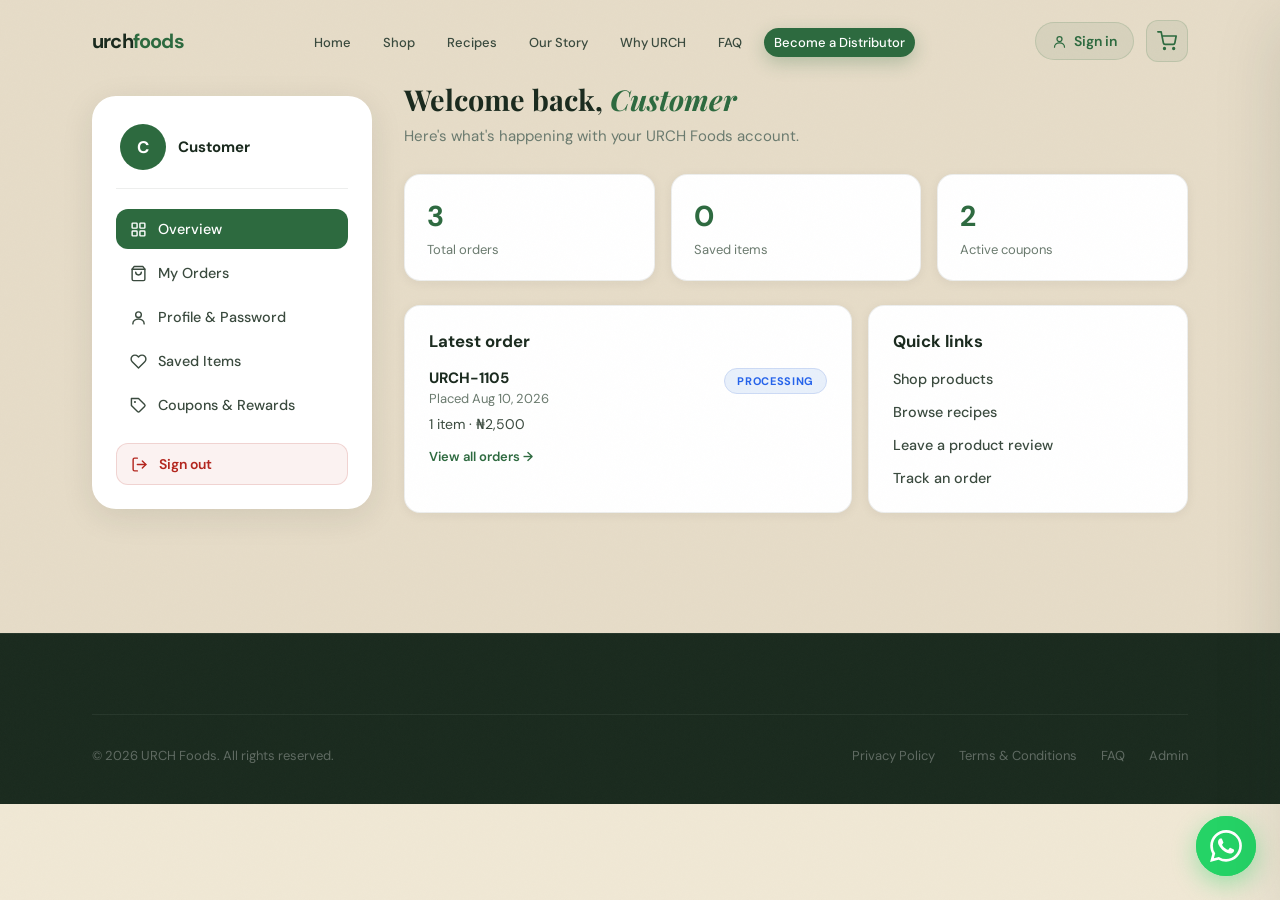
<file: account.html>
<!DOCTYPE html>
<html lang="en">
<head>
  <meta charset="UTF-8" />
  <meta name="viewport" content="width=device-width, initial-scale=1.0" />
  <title>My Account - URCH Foods - African Foods</title>
  <link rel="icon" type="image/jpeg" href="images/favicon.jpg" />
  <meta name="description" content="Manage your URCH Foods account — track orders, saved items, recipes, and rewards." />
  <link rel="preconnect" href="https://fonts.googleapis.com" />
  <link rel="preconnect" href="https://fonts.gstatic.com" crossorigin />
  <link href="https://fonts.googleapis.com/css2?family=DM+Sans:ital,opsz,wght@0,9..40,300;0,9..40,400;0,9..40,500;0,9..40,600;0,9..40,700;1,9..40,300&family=Playfair+Display:ital,wght@0,700;1,600&display=swap" rel="stylesheet" />
  <link rel="stylesheet" href="urch-foods.css" />
</head>
<body>

  <!-- ── MOBILE MENU ── -->
  <div class="mobile-menu" id="mobileMenu" role="dialog" aria-modal="true" aria-label="Navigation">
    <a href="index.html">Home</a>
    <a href="shop.html">Shop</a>
    <a href="recipes.html">Recipes</a>
    <a href="our-story.html">Our Story</a>
    <a href="why-urch.html">Why URCH</a>
    <a href="faq.html">FAQ</a>
    <a href="distributors.html">Become a Distributor</a>
    <a href="shop.html" class="mobile-cta btn-primary">Shop Now</a>
  </div>

  <!-- ── NAV ── -->
  <nav class="nav" id="mainNav" role="navigation" aria-label="Main navigation">
    <div class="nav-inner">
      <a href="index.html" class="nav-logo">urch<span>foods</span></a>
      <ul class="nav-links" role="list">
        <li><a href="index.html">Home</a></li>
        <li><a href="shop.html">Shop</a></li>
        <li><a href="recipes.html">Recipes</a></li>
        <li><a href="our-story.html">Our Story</a></li>
        <li><a href="why-urch.html">Why URCH</a></li>
        <li><a href="faq.html">FAQ</a></li>
        <li><a href="distributors.html" class="nav-distributor">Become a Distributor</a></li>
      </ul>
      <div class="nav-right">
        <a href="account.html" class="nav-signin" aria-label="My account">
          <svg viewBox="0 0 24 24" fill="none" stroke="currentColor" stroke-width="2" stroke-linecap="round" stroke-linejoin="round"><circle cx="12" cy="8" r="4"/><path d="M4 21c0-4 3.6-7 8-7s8 3 8 7"/></svg>
          My Account
        </a>
        <a href="shop.html" class="nav-cart" id="cartIcon" aria-label="Shopping cart">
          <svg viewBox="0 0 24 24" fill="none" stroke="currentColor" stroke-width="2" stroke-linecap="round" stroke-linejoin="round">
            <circle cx="9" cy="21" r="1"/><circle cx="20" cy="21" r="1"/>
            <path d="M1 1h4l2.68 13.39a2 2 0 002 1.61h9.72a2 2 0 002-1.61L23 6H6"/>
          </svg>
          <div class="cart-count" id="cartCount" style="display:none">0</div>
        </a>
        <button class="nav-hamburger" id="hamburger" aria-label="Toggle menu" aria-expanded="false">
          <span></span><span></span><span></span>
        </button>
      </div>
    </div>
  </nav>

  <!-- ── CART DRAWER ── -->
  <div class="cart-overlay" id="cartOverlay"></div>
  <aside class="cart-drawer" id="cartDrawer" role="dialog" aria-modal="true" aria-label="Shopping cart">
    <div class="cart-drawer-header">
      <div class="cart-drawer-title">
        Your Cart
        <span class="cart-drawer-badge" id="cartDrawerBadge">0</span>
      </div>
      <button type="button" class="cart-drawer-close" id="cartDrawerClose" aria-label="Close cart">
        <svg viewBox="0 0 24 24" fill="none" stroke="currentColor" stroke-width="2" stroke-linecap="round" stroke-linejoin="round"><path d="M18 6L6 18M6 6l12 12"/></svg>
      </button>
    </div>

    <div class="cart-drawer-empty" id="cartDrawerEmpty">
      <p>Your cart is empty.</p>
      <a href="shop.html" class="btn-start-shopping">Start Shopping</a>
    </div>

    <div class="cart-drawer-items" id="cartDrawerItems"></div>

    <div class="cart-drawer-footer" id="cartDrawerFooter">
      <div class="cart-drawer-summary">
        <div class="cart-drawer-total-row">
          <span>Subtotal</span>
          <span id="cartSubtotal">&#8358;0</span>
        </div>
        <p class="cart-drawer-note">Shipping &amp; delivery calculated at checkout.</p>
      </div>
      <button type="button" class="cart-drawer-checkout" id="cartCheckout" disabled>
        <span>Checkout</span>
        <span class="cart-drawer-checkout-total" id="cartCheckoutTotal">&#8358;0</span>
      </button>
    </div>
  </aside>

  <!-- ── MY ACCOUNT ── -->
  <section class="account-section">
    <div class="container">

      <div class="account-layout" id="accountMain">
        <aside class="account-sidebar">
          <div class="account-user">
            <div class="account-avatar" id="accountAvatar">U</div>
            <div class="account-user-text">
              <div class="account-user-name" id="accountUserName">Customer</div>
              <div class="account-user-email" id="accountUserEmail">—</div>
            </div>
          </div>
          <nav class="account-menu" aria-label="Account menu">
            <button type="button" class="account-menu-item active" data-panel="overview">
              <svg viewBox="0 0 24 24" fill="none" stroke="currentColor" stroke-width="2" stroke-linecap="round" stroke-linejoin="round"><rect x="3" y="3" width="7" height="7" rx="1"/><rect x="14" y="3" width="7" height="7" rx="1"/><rect x="3" y="14" width="7" height="7" rx="1"/><rect x="14" y="14" width="7" height="7" rx="1"/></svg>
              Overview
            </button>
            <button type="button" class="account-menu-item" data-panel="orders">
              <svg viewBox="0 0 24 24" fill="none" stroke="currentColor" stroke-width="2" stroke-linecap="round" stroke-linejoin="round"><path d="M6 2L3 6v14a2 2 0 002 2h14a2 2 0 002-2V6l-3-4z"/><path d="M3 6h18"/><path d="M16 10a4 4 0 01-8 0"/></svg>
              My Orders
            </button>
            <button type="button" class="account-menu-item" data-panel="profile">
              <svg viewBox="0 0 24 24" fill="none" stroke="currentColor" stroke-width="2" stroke-linecap="round" stroke-linejoin="round"><circle cx="12" cy="8" r="4"/><path d="M4 21c0-4 3.6-7 8-7s8 3 8 7"/></svg>
              Profile &amp; Password
            </button>
            <button type="button" class="account-menu-item" data-panel="saved">
              <svg viewBox="0 0 24 24" fill="none" stroke="currentColor" stroke-width="2" stroke-linecap="round" stroke-linejoin="round"><path d="M20.84 4.61a5.5 5.5 0 00-7.78 0L12 5.67l-1.06-1.06a5.5 5.5 0 00-7.78 7.78l1.06 1.06L12 21.23l7.78-7.78 1.06-1.06a5.5 5.5 0 000-7.78z"/></svg>
              Saved Items
            </button>
            <button type="button" class="account-menu-item" data-panel="coupons">
              <svg viewBox="0 0 24 24" fill="none" stroke="currentColor" stroke-width="2" stroke-linecap="round" stroke-linejoin="round"><path d="M20.59 13.41l-7.17 7.17a2 2 0 01-2.83 0L2 12V2h10l8.59 8.59a2 2 0 010 2.82z"/><circle cx="7" cy="7" r="1.5" fill="currentColor" stroke="none"/></svg>
              Coupons &amp; Rewards
            </button>
          </nav>
          <button type="button" class="account-signout" id="accountSignOut">
            <svg viewBox="0 0 24 24" fill="none" stroke="currentColor" stroke-width="2" stroke-linecap="round" stroke-linejoin="round"><path d="M9 21H5a2 2 0 01-2-2V5a2 2 0 012-2h4"/><path d="M16 17l5-5-5-5"/><path d="M21 12H9"/></svg>
            Sign out
          </button>
        </aside>

        <main class="account-content">

          <!-- OVERVIEW -->
          <div class="account-panel active" id="panel-overview">
            <div class="account-panel-head">
              <h2 class="account-panel-title">Welcome back, <em id="overviewName">there</em></h2>
              <p class="account-panel-sub">Here's what's happening with your URCH Foods account.</p>
            </div>
            <div class="account-stats" id="overviewStats"></div>
            <div class="account-two-col">
              <div class="account-card" id="latestOrder"></div>
              <div class="account-card">
                <h3 class="account-card-title">Quick links</h3>
                <ul class="account-quicklinks">
                  <li><a href="shop.html">Shop products</a></li>
                  <li><a href="recipes.html">Browse recipes</a></li>
                  <li><a href="review.html">Leave a product review</a></li>
                  <li><a href="#" onclick="return false;">Track an order</a></li>
                </ul>
              </div>
            </div>
          </div>

          <!-- ORDERS -->
          <div class="account-panel" id="panel-orders">
            <div class="account-panel-head">
              <h2 class="account-panel-title">My <em>Orders</em></h2>
              <p class="account-panel-sub">Track and review everything you've ordered.</p>
            </div>
            <div class="account-orders" id="ordersList"></div>
          </div>

          <!-- PROFILE -->
          <div class="account-panel" id="panel-profile">
            <div class="account-panel-head">
              <h2 class="account-panel-title">Profile &amp; <em>Password</em></h2>
              <p class="account-panel-sub">Update your personal details and secure your account.</p>
            </div>
            <div class="account-card" style="margin-bottom:24px;">
              <h3 class="account-card-title">Personal details</h3>
              <div class="account-photo-upload">
                <div class="account-photo-preview" id="profileAvatarPreview">U</div>
                <div class="account-photo-actions">
                  <div class="account-photo-hint">Add a profile picture so we know your face. JPG or PNG, max 2 MB.</div>
                  <div class="account-photo-btns">
                    <button type="button" class="account-photo-btn" id="profilePhotoBtn">Upload photo</button>
                    <button type="button" class="account-photo-btn account-photo-btn-ghost" id="profilePhotoRemove" hidden>Remove</button>
                  </div>
                  <input type="file" id="profilePhotoInput" accept="image/*" hidden />
                </div>
              </div>
              <form class="auth-form" id="profileForm">
                <div class="auth-field">
                  <label for="profileName">Full name</label>
                  <input type="text" id="profileName" placeholder="Your name" autocomplete="name" />
                </div>
                <div class="auth-field">
                  <label for="profileEmail">Email address</label>
                  <input type="email" id="profileEmail" placeholder="you@example.com" autocomplete="email" />
                </div>
                <div class="auth-field">
                  <label for="profilePhone">Phone / WhatsApp</label>
                  <input type="tel" id="profilePhone" placeholder="+234 ..." autocomplete="tel" />
                </div>
                <button type="submit" class="auth-submit">Save changes</button>
              </form>
            </div>
            <div class="account-card">
              <h3 class="account-card-title">Change password</h3>
              <form class="auth-form" id="passwordForm">
                <div class="auth-field">
                  <label for="newPassword">New password</label>
                  <input type="password" id="newPassword" placeholder="At least 6 characters" autocomplete="new-password" />
                </div>
                <div class="auth-field">
                  <label for="confirmPassword">Confirm password</label>
                  <input type="password" id="confirmPassword" placeholder="Repeat your password" autocomplete="new-password" />
                </div>
                <button type="submit" class="auth-submit">Update password</button>
              </form>
            </div>
          </div>

          <!-- SAVED ITEMS -->
          <div class="account-panel" id="panel-saved">
            <div class="account-panel-head">
              <h2 class="account-panel-title">Saved <em>Items</em></h2>
              <p class="account-panel-sub">Products you've saved — tap the heart on any product to add or remove.</p>
            </div>
            <div class="products-grid account-saved-grid" id="savedList"></div>
          </div>

          <!-- COUPONS -->
          <div class="account-panel" id="panel-coupons">
            <div class="account-panel-head">
              <h2 class="account-panel-title">Coupons &amp; <em>Rewards</em></h2>
              <p class="account-panel-sub">Discounts and rewards for our valued community.</p>
            </div>
            <div class="coupon-grid">
              <div class="coupon-card">
                <div class="coupon-code">WELCOME10</div>
                <div class="coupon-name">10% off your first order</div>
                <div class="coupon-note">Applies to your first order over &#8358;5,000. One use.</div>
              </div>
              <div class="coupon-card">
                <div class="coupon-code">FREESHIP</div>
                <div class="coupon-name">Free delivery over &#8358;20,000</div>
                <div class="coupon-note">Free shipping on orders above &#8358;20,000 within Nigeria.</div>
              </div>
            </div>
            <div class="account-card referral-card">
              <h3 class="account-card-title">Refer &amp; earn</h3>
              <p class="referral-text">Share your code — when a friend makes their first order, you both get <strong>&#8358;500 off</strong>.</p>
              <div class="referral-row">
                <div class="coupon-code" id="referralCode">URCH10</div>
                <button type="button" class="auth-submit" id="copyReferral" style="padding:12px 22px;">Copy code</button>
              </div>
            </div>
          </div>

        </main>
      </div>

    </div>
  </section>

  <!-- ── FOOTER ── -->
  <footer class="footer">
    <div class="container">
      <div class="footer-bottom">
        <div class="footer-copy">
          &copy; 2026 URCH Foods. All rights reserved.
        </div>
        <div class="footer-legal">
          <a href="#">Privacy Policy</a>
          <a href="#">Terms &amp; Conditions</a>
          <a href="faq.html">FAQ</a>
          <a href="admin.html">Admin</a>
        </div>
      </div>
    </div>
  </footer>

  <script src="urch-foods.js"></script>

  <!-- ── FLOATING WHATSAPP ── -->
  <a href="https://wa.me/2348012345678" class="whatsapp-float" id="whatsappFloat" target="_blank" rel="noopener" aria-label="Chat with us on WhatsApp">
    <svg viewBox="0 0 24 24" fill="currentColor" aria-hidden="true"><path d="M17.472 14.382c-.297-.149-1.758-.867-2.03-.967-.273-.099-.471-.148-.67.15-.197.297-.767.966-.94 1.164-.173.199-.347.223-.644.075-.297-.15-1.255-.463-2.39-1.475-.883-.788-1.48-1.761-1.653-2.059-.173-.297-.018-.458.13-.606.134-.133.298-.347.446-.52.149-.174.198-.298.298-.497.099-.198.05-.371-.025-.52-.075-.149-.669-1.612-.916-2.207-.242-.579-.487-.5-.669-.51-.173-.008-.371-.01-.57-.01-.198 0-.52.074-.792.372-.272.297-1.04 1.016-1.04 2.479 0 1.462 1.065 2.875 1.213 3.074.149.198 2.096 3.2 5.077 4.487.709.306 1.262.489 1.694.625.712.227 1.36.195 1.871.118.571-.085 1.758-.719 2.006-1.413.248-.694.248-1.289.173-1.413-.074-.124-.272-.198-.57-.347m-5.421 7.403h-.004a9.87 9.87 0 01-5.031-1.378l-.361-.214-3.741.982.998-3.648-.235-.374a9.86 9.86 0 01-1.51-5.26c.001-5.45 4.436-9.884 9.888-9.884 2.64 0 5.122 1.03 6.988 2.898a9.825 9.825 0 012.893 6.994c-.003 5.45-4.437 9.884-9.885 9.884m8.413-18.297A11.815 11.815 0 0012.05 0C5.495 0 .16 5.335.157 11.892c0 2.096.547 4.142 1.588 5.945L.057 24l6.305-1.654a11.882 11.882 0 005.683 1.448h.005c6.554 0 11.89-5.335 11.893-11.893a11.821 11.821 0 00-3.48-8.413z"/></svg>
    <span class="whatsapp-label">Chat with us</span>
  </a>
</body>
</html>
</file>
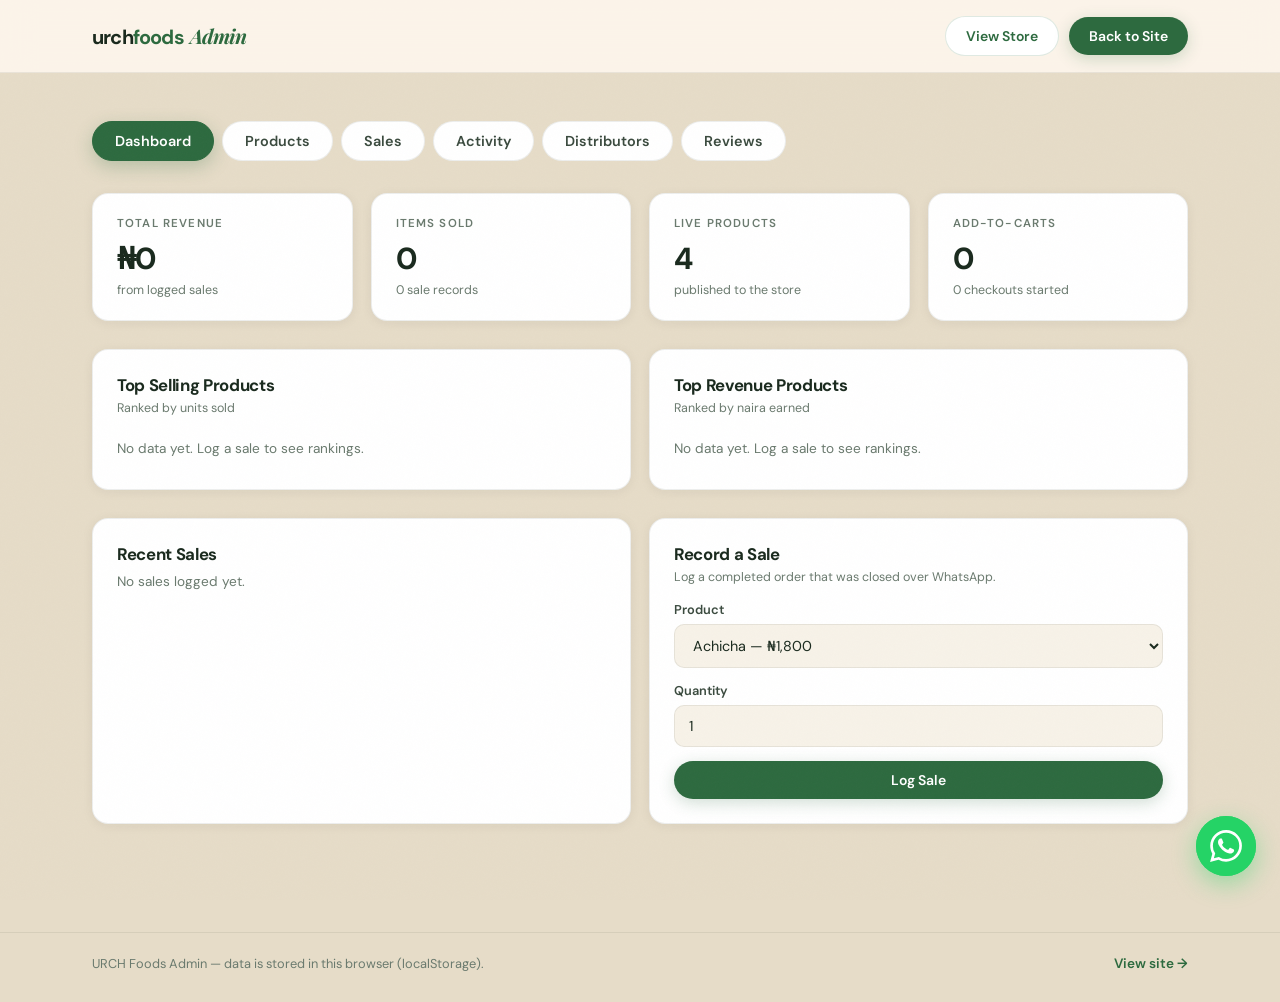
<file: admin.html>
<!DOCTYPE html>
<html lang="en">
<head>
  <meta charset="UTF-8" />
  <meta name="viewport" content="width=device-width, initial-scale=1.0" />
  <title>Admin - URCH Foods - African Foods</title>
  <link rel="icon" type="image/jpeg" href="images/favicon.jpg" />
  <meta name="robots" content="noindex" />
  <link rel="preconnect" href="https://fonts.googleapis.com" />
  <link rel="preconnect" href="https://fonts.gstatic.com" crossorigin />
  <link href="https://fonts.googleapis.com/css2?family=DM+Sans:ital,opsz,wght@0,9..40,300;0,9..40,400;0,9..40,500;0,9..40,600;0,9..40,700;1,9..40,300&family=Playfair+Display:ital,wght@0,700;1,600&display=swap" rel="stylesheet" />
  <link rel="stylesheet" href="urch-foods.css" />
  <link rel="stylesheet" href="admin.css" />
</head>
<body class="admin-body">

  <!-- ── ADMIN HEADER ── -->
  <header class="admin-header">
    <div class="admin-header-inner">
      <a href="index.html" class="admin-logo">urch<span>foods</span><em>Admin</em></a>
      <div class="admin-header-actions">
        <a href="shop.html" class="admin-btn admin-btn-ghost">View Store</a>
        <a href="index.html" class="admin-btn">Back to Site</a>
      </div>
    </div>
  </header>

  <main class="admin-main container">

    <!-- ── TABS ── -->
    <div class="admin-tabs" role="tablist" aria-label="Admin sections">
      <button class="admin-tab active" data-tab="dashboard" role="tab">Dashboard</button>
      <button class="admin-tab" data-tab="products" role="tab">Products</button>
      <button class="admin-tab" data-tab="sales" role="tab">Sales</button>
      <button class="admin-tab" data-tab="activity" role="tab">Activity</button>
      <button class="admin-tab" data-tab="distributors" role="tab">Distributors</button>
      <button class="admin-tab" data-tab="reviews" role="tab">Reviews</button>
    </div>

    <!-- ── DASHBOARD ── -->
    <section class="admin-panel" id="panel-dashboard" role="tabpanel">
      <div class="stat-grid">
        <div class="stat-card">
          <div class="stat-label">Total Revenue</div>
          <div class="stat-value" id="statRevenue">&#8358;0</div>
          <div class="stat-sub" id="statRevenueSub">from logged sales</div>
        </div>
        <div class="stat-card">
          <div class="stat-label">Items Sold</div>
          <div class="stat-value" id="statItemsSold">0</div>
          <div class="stat-sub" id="statOrdersSub">0 sale records</div>
        </div>
        <div class="stat-card">
          <div class="stat-label">Live Products</div>
          <div class="stat-value" id="statProducts">0</div>
          <div class="stat-sub">published to the store</div>
        </div>
        <div class="stat-card">
          <div class="stat-label">Add-to-Carts</div>
          <div class="stat-value" id="statAddToCarts">0</div>
          <div class="stat-sub" id="statCheckoutSub">0 checkouts started</div>
        </div>
      </div>

      <div class="dash-grid">
        <div class="dash-card">
          <h3>Top Selling Products</h3>
          <p class="dash-hint">Ranked by units sold</p>
          <div id="topSold" class="bar-list"></div>
        </div>
        <div class="dash-card">
          <h3>Top Revenue Products</h3>
          <p class="dash-hint">Ranked by naira earned</p>
          <div id="topRevenue" class="bar-list"></div>
        </div>
      </div>

      <div class="dash-grid dash-grid-2">
        <div class="dash-card">
          <h3>Recent Sales</h3>
          <div id="recentSales" class="recent-list"></div>
        </div>
        <div class="dash-card">
          <h3>Record a Sale</h3>
          <p class="dash-hint">Log a completed order that was closed over WhatsApp.</p>
          <form id="quickSaleForm" class="admin-form">
            <label>Product <select id="quickProduct" required></select></label>
            <label>Quantity <input type="number" id="quickQty" min="1" value="1" required /></label>
            <button type="submit" class="admin-btn">Log Sale</button>
          </form>
        </div>
      </div>
    </section>

    <!-- ── PRODUCTS ── -->
    <section class="admin-panel" id="panel-products" role="tabpanel" hidden>
      <div class="panel-toolbar">
        <h3>Manage Products</h3>
        <div class="toolbar-actions">
          <button class="admin-btn" id="btnAddProduct">+ Add Product</button>
          <button class="admin-btn admin-btn-ghost" id="btnResetProducts">Reset to Defaults</button>
        </div>
      </div>

      <div class="product-form-wrap" id="productFormWrap" hidden>
        <form id="productForm" class="admin-form product-form">
          <h4 id="productFormTitle">Add Product</h4>
          <div class="form-grid">
            <label class="span-2">Product Name
              <input type="text" id="pfName" required placeholder="e.g. Ogbono Soup Mix" />
            </label>
            <label>Price (&#8358;)
              <input type="number" id="pfPrice" min="0" step="0.01" required placeholder="2500" />
            </label>
            <label>Unit
              <input type="text" id="pfUnit" list="unitOptions" value="pack" />
            </label>
            <datalist id="unitOptions">
              <option value="pack"></option>
              <option value="bottle"></option>
              <option value="jar"></option>
              <option value="kg"></option>
              <option value="piece"></option>
            </datalist>
            <label>Badge / Tag
              <input type="text" id="pfTag" placeholder="e.g. Flagship, New, Best Seller" />
            </label>
            <div class="category-field span-2">
              <span class="field-label">Categories</span>
              <div class="category-checks">
                <label><input type="checkbox" value="flagship" class="pfCat" /> Flagship</label>
                <label><input type="checkbox" value="flour" class="pfCat" /> Flours</label>
                <label><input type="checkbox" value="traditional" class="pfCat" /> Traditional</label>
                <label><input type="checkbox" value="essentials" class="pfCat" /> Essentials</label>
              </div>
            </div>
            <label class="span-2">Description
              <textarea id="pfDesc" rows="3" placeholder="Short description shown on the product card."></textarea>
            </label>
            <label class="span-2">Product Image
              <input type="file" id="pfImage" accept="image/*" />
              <span class="field-hint">Images are compressed automatically to keep the site fast.</span>
              <div class="image-preview" id="pfImagePreview"></div>
            </label>
          </div>
          <div class="form-actions">
            <button type="submit" class="admin-btn">Save Product</button>
            <button type="button" class="admin-btn admin-btn-ghost" id="btnCancelProduct">Cancel</button>
          </div>
        </form>
      </div>

      <div class="table-wrap">
        <table class="admin-table" id="productsTable">
          <thead>
            <tr><th>Product</th><th>Price</th><th>Categories</th><th>Badge</th><th>Actions</th></tr>
          </thead>
          <tbody></tbody>
        </table>
      </div>
    </section>

    <!-- ── SALES ── -->
    <section class="admin-panel" id="panel-sales" role="tabpanel" hidden>
      <div class="panel-toolbar">
        <h3>Sales Log</h3>
        <div class="toolbar-actions">
          <button class="admin-btn" id="btnExportCsv">Export CSV</button>
          <button class="admin-btn admin-btn-ghost" id="btnClearSales">Clear Log</button>
        </div>
      </div>

      <div class="sales-layout">
        <form id="saleForm" class="admin-form sale-form">
          <h4>Record a Completed Sale</h4>
          <label>Product <select id="saleProduct" required></select></label>
          <label>Quantity <input type="number" id="saleQty" min="1" value="1" required /></label>
          <div class="sale-total" id="saleTotalPreview"></div>
          <label>Note <input type="text" id="saleNote" placeholder="Optional, e.g. customer name" /></label>
          <button type="submit" class="admin-btn">Log Sale</button>
        </form>
        <div class="table-wrap">
          <table class="admin-table" id="salesTable">
            <thead>
              <tr><th>Date</th><th>Product</th><th>Qty</th><th>Total</th><th>Note</th><th></th></tr>
            </thead>
            <tbody></tbody>
          </table>
        </div>
      </div>
    </section>

    <!-- ── ACTIVITY ── -->
    <section class="admin-panel" id="panel-activity" role="tabpanel" hidden>
      <div class="panel-toolbar">
        <h3>Website Activity</h3>
        <div class="toolbar-actions">
          <button class="admin-btn admin-btn-ghost" id="btnClearActivity">Clear Activity</button>
        </div>
      </div>
      <p class="dash-hint">Automatically recorded from visitors browsing the store — product views, add-to-carts, and checkouts started.</p>
      <div class="activity-summary">
        <div class="activity-stat"><span>Product views</span><strong id="actViews">0</strong></div>
        <div class="activity-stat"><span>Add to carts</span><strong id="actAdds">0</strong></div>
        <div class="activity-stat"><span>Checkouts started</span><strong id="actCheckouts">0</strong></div>
      </div>
      <div class="table-wrap">
        <table class="admin-table" id="activityTable">
          <thead>
            <tr><th>Time</th><th>Event</th><th>Detail</th></tr>
          </thead>
          <tbody></tbody>
        </table>
      </div>
    </section>

    <!-- ── DISTRIBUTORS ── -->
    <section class="admin-panel" id="panel-distributors" role="tabpanel" hidden>
      <div class="panel-toolbar">
        <h3>Distributor Applications</h3>
        <div class="toolbar-actions">
          <button class="admin-btn" id="btnDistExport">Export CSV</button>
          <button class="admin-btn admin-btn-ghost" id="btnDistClear">Clear All</button>
        </div>
      </div>
      <p class="dash-hint">Submitted from the "Become a Distributor" page. Review each application and update its status below.</p>
      <div class="dist-admin-summary" id="distSummary"></div>
      <div class="dist-admin-grid" id="distributorList"></div>
    </section>

    <!-- ── REVIEWS ── -->
    <section class="admin-panel" id="panel-reviews" role="tabpanel" hidden>
      <div class="panel-toolbar">
        <h3>Product Reviews</h3>
        <div class="toolbar-actions">
          <button class="admin-btn" id="btnReviewExport">Export CSV</button>
          <button class="admin-btn admin-btn-ghost" id="btnReviewClear">Clear All</button>
        </div>
      </div>
      <p class="dash-hint">Honest feedback from customers who bought and received products — complaints, change requests, and more.</p>
      <div class="dist-admin-summary" id="reviewSummary"></div>

      <div class="review-filter-bar">
        <label class="review-filter-field">
          <span>Product</span>
          <select id="reviewProductFilter"></select>
        </label>
        <label class="review-filter-field">
          <span>Rating</span>
          <select id="reviewRatingFilter"></select>
        </label>
        <button type="button" class="admin-btn admin-btn-ghost admin-btn-sm" id="reviewFilterReset">Reset filters</button>
        <span class="review-filter-count" id="reviewFilterCount"></span>
      </div>
      <div class="dist-admin-grid" id="reviewsList"></div>

      <!-- ── REVIEW INSIGHTS ── -->
      <div class="review-analytics">
        <div class="panel-toolbar">
          <h3>Product Insights</h3>
          <span class="dash-hint" style="margin:0;">Ranked to guide decisions — not just raw reviews.</span>
        </div>
        <div class="review-callouts" id="reviewCallouts"></div>
        <div class="table-wrap">
          <table class="admin-table review-stats-table">
            <thead>
              <tr>
                <th>#</th>
                <th>Product</th>
                <th>Reviews</th>
                <th>Avg rating</th>
                <th>5&ndash;star</th>
                <th>Complaints</th>
                <th>Change requests</th>
              </tr>
            </thead>
            <tbody id="reviewStatsBody"></tbody>
          </table>
        </div>
      </div>
    </section>

  </main>

  <footer class="admin-footer">
    <div class="container">
      <span>URCH Foods Admin — data is stored in this browser (localStorage).</span>
      <a href="index.html">View site &rarr;</a>
    </div>
  </footer>

  <div class="admin-toast" id="adminToast"></div>

  <script type="application/json" id="adminDefaults">
  [
    { "id": "achicha", "name": "Achicha", "price": 1800, "unit": "pack", "categories": ["flagship", "traditional"], "tag": "Flagship", "desc": "Traditional dried cocoyam \u2014 a cherished staple from Nsukka. Perfectly processed to preserve authentic taste.", "img": "images/Products/Achicha.png" },
    { "id": "agbugbu", "name": "Agbugbu (Fio-Fio)", "price": 1600, "unit": "pack", "categories": ["traditional"], "tag": "", "desc": "Whole pigeon peas \u2014 a protein-rich Igbo staple. Great for soups, porridges, and traditional dishes.", "img": "images/Products/Agbugbu.png" },
    { "id": "akidi", "name": "Akidi Oji", "price": 1500, "unit": "pack", "categories": ["traditional"], "tag": "", "desc": "Premium black-eyed cowpeas \u2014 versatile, nutritious, and essential for authentic Igbo soups and stews.", "img": "images/Products/AkidiOji.png" },
    { "id": "okpa", "name": "Okpa Flour", "price": 2500, "unit": "pack", "categories": ["flagship", "flour"], "tag": "Flagship", "desc": "Premium instant Okpa mix \u2014 the beloved Igbo delicacy made easy. Rich, authentic flavour with every bite.", "img": "images/Products/OkpaFlower.png" }
  ]
  </script>

  <script src="admin.js"></script>

  <!-- ── FLOATING WHATSAPP ── -->
  <a href="https://wa.me/2348012345678" class="whatsapp-float" id="whatsappFloat" target="_blank" rel="noopener" aria-label="Chat with us on WhatsApp">
    <svg viewBox="0 0 24 24" fill="currentColor" aria-hidden="true"><path d="M17.472 14.382c-.297-.149-1.758-.867-2.03-.967-.273-.099-.471-.148-.67.15-.197.297-.767.966-.94 1.164-.173.199-.347.223-.644.075-.297-.15-1.255-.463-2.39-1.475-.883-.788-1.48-1.761-1.653-2.059-.173-.297-.018-.458.13-.606.134-.133.298-.347.446-.52.149-.174.198-.298.298-.497.099-.198.05-.371-.025-.52-.075-.149-.669-1.612-.916-2.207-.242-.579-.487-.5-.669-.51-.173-.008-.371-.01-.57-.01-.198 0-.52.074-.792.372-.272.297-1.04 1.016-1.04 2.479 0 1.462 1.065 2.875 1.213 3.074.149.198 2.096 3.2 5.077 4.487.709.306 1.262.489 1.694.625.712.227 1.36.195 1.871.118.571-.085 1.758-.719 2.006-1.413.248-.694.248-1.289.173-1.413-.074-.124-.272-.198-.57-.347m-5.421 7.403h-.004a9.87 9.87 0 01-5.031-1.378l-.361-.214-3.741.982.998-3.648-.235-.374a9.86 9.86 0 01-1.51-5.26c.001-5.45 4.436-9.884 9.888-9.884 2.64 0 5.122 1.03 6.988 2.898a9.825 9.825 0 012.893 6.994c-.003 5.45-4.437 9.884-9.885 9.884m8.413-18.297A11.815 11.815 0 0012.05 0C5.495 0 .16 5.335.157 11.892c0 2.096.547 4.142 1.588 5.945L.057 24l6.305-1.654a11.882 11.882 0 005.683 1.448h.005c6.554 0 11.89-5.335 11.893-11.893a11.821 11.821 0 00-3.48-8.413z"/></svg>
    <span class="whatsapp-label">Chat with us</span>
  </a>
</body>
</html>
</file>
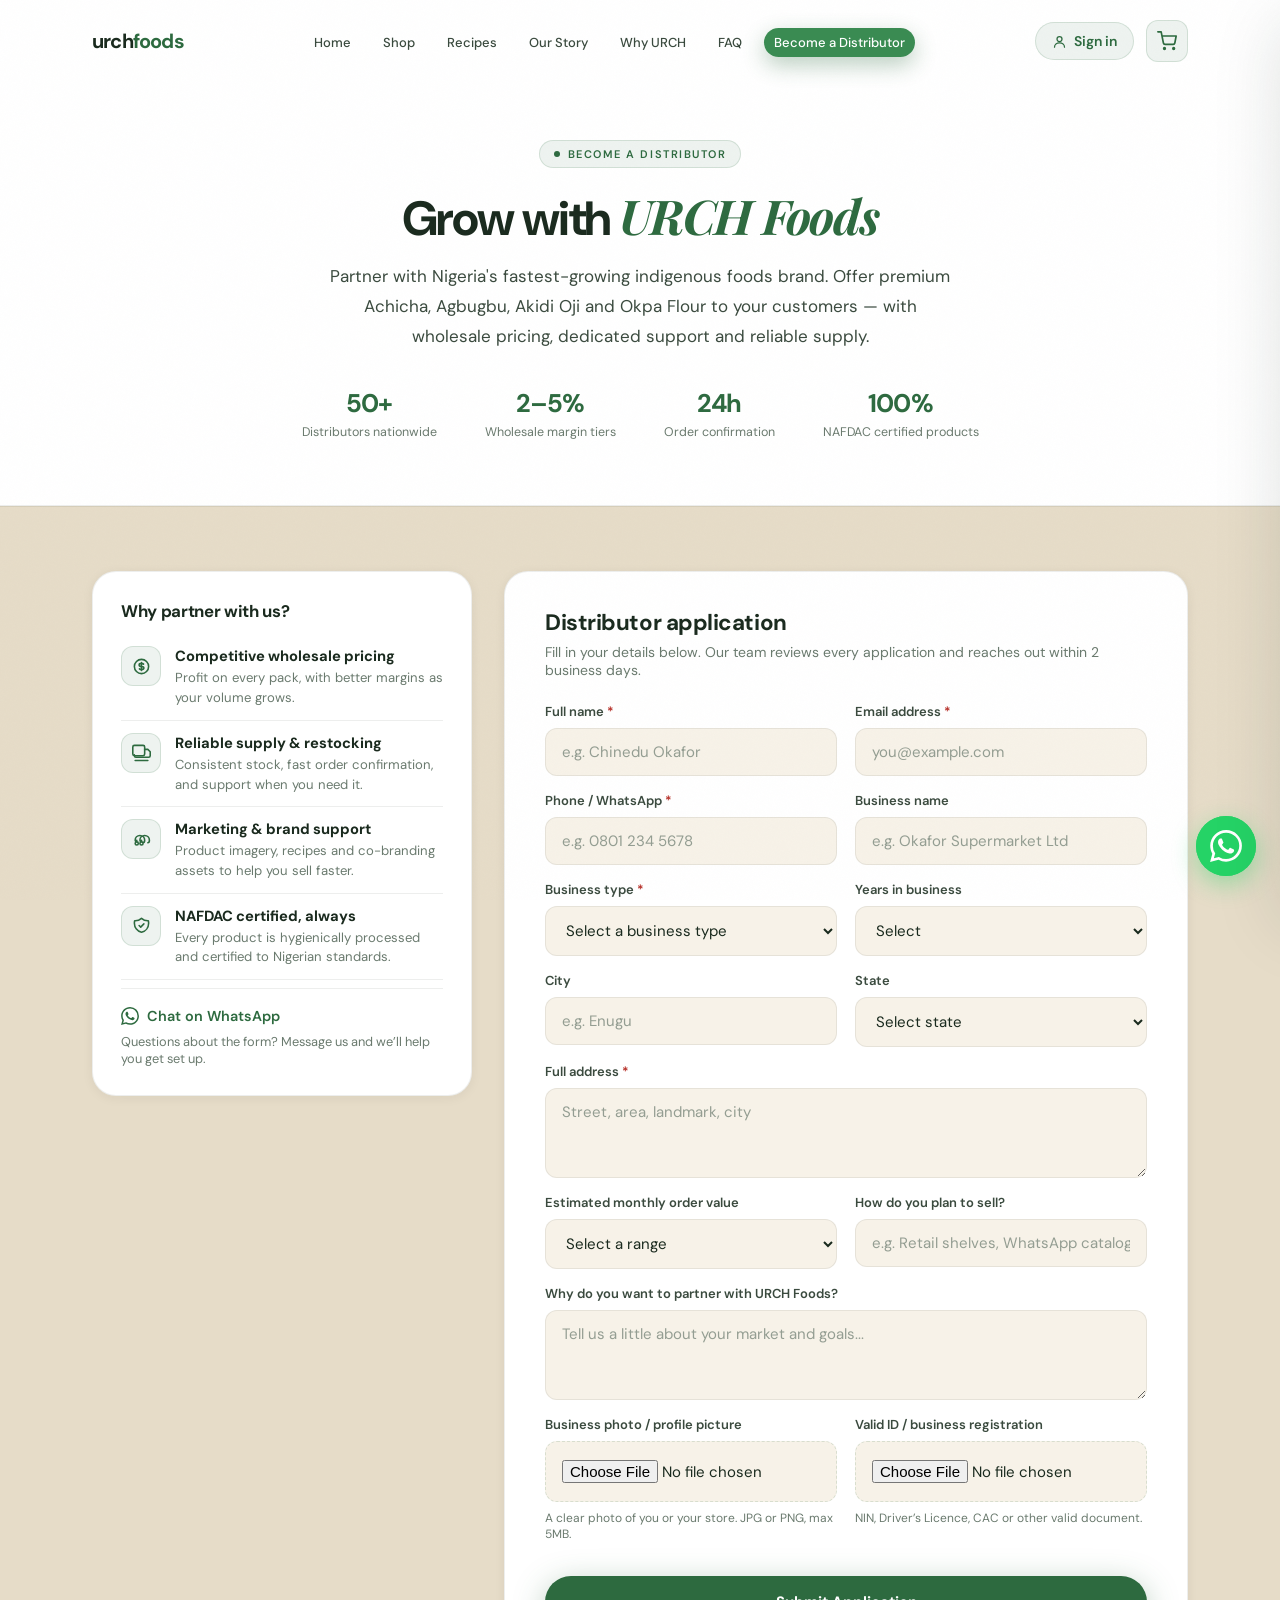
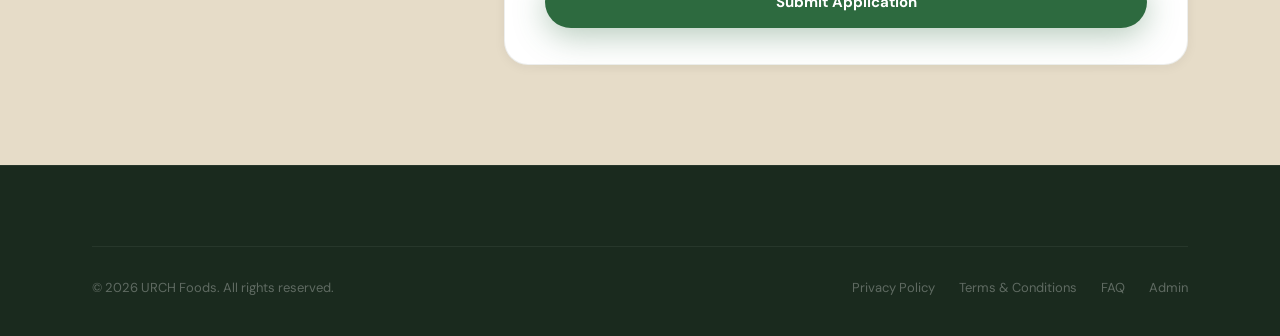
<file: distributors.html>
<!DOCTYPE html>
<html lang="en">
<head>
  <meta charset="UTF-8" />
  <meta name="viewport" content="width=device-width, initial-scale=1.0" />
  <title>Become a Distributor - URCH Foods - African Foods</title>
  <link rel="icon" type="image/jpeg" href="images/favicon.jpg" />
  <meta name="description" content="Partner with URCH Foods as an official distributor. Carry premium indigenous Nigerian foods, access wholesale pricing, and grow your business." />
  <link rel="preconnect" href="https://fonts.googleapis.com" />
  <link rel="preconnect" href="https://fonts.gstatic.com" crossorigin />
  <link href="https://fonts.googleapis.com/css2?family=DM+Sans:ital,opsz,wght@0,9..40,300;0,9..40,400;0,9..40,500;0,9..40,600;0,9..40,700;1,9..40,300&family=Playfair+Display:ital,wght@0,700;1,600&display=swap" rel="stylesheet" />
  <link rel="stylesheet" href="urch-foods.css" />
</head>
<body>

  <!-- ── MOBILE MENU ── -->
  <div class="mobile-menu" id="mobileMenu" role="dialog" aria-modal="true" aria-label="Navigation">
    <a href="index.html">Home</a>
    <a href="shop.html">Shop</a>
    <a href="recipes.html">Recipes</a>
    <a href="our-story.html">Our Story</a>
    <a href="why-urch.html">Why URCH</a>
    <a href="faq.html">FAQ</a>
    <a href="distributors.html">Become a Distributor</a>
    <a href="shop.html" class="mobile-cta btn-primary">Shop Now</a>
  </div>

  <!-- ── NAV ── -->
  <nav class="nav" id="mainNav" role="navigation" aria-label="Main navigation">
    <div class="nav-inner">
      <a href="index.html" class="nav-logo">urch<span>foods</span></a>
      <ul class="nav-links" role="list">
        <li><a href="index.html">Home</a></li>
        <li><a href="shop.html">Shop</a></li>
        <li><a href="recipes.html">Recipes</a></li>
        <li><a href="our-story.html">Our Story</a></li>
        <li><a href="why-urch.html">Why URCH</a></li>
        <li><a href="faq.html">FAQ</a></li>
        <li><a href="distributors.html" class="nav-distributor active">Become a Distributor</a></li>
      </ul>
      <div class="nav-right">
        <a href="login.html" class="nav-signin" aria-label="Sign in to your account">
          <svg viewBox="0 0 24 24" fill="none" stroke="currentColor" stroke-width="2" stroke-linecap="round" stroke-linejoin="round"><circle cx="12" cy="8" r="4"/><path d="M4 21c0-4 3.6-7 8-7s8 3 8 7"/></svg>
          Sign in
        </a>
        <a href="shop.html" class="nav-cart" id="cartIcon" aria-label="Shopping cart">
          <svg viewBox="0 0 24 24" fill="none" stroke="currentColor" stroke-width="2" stroke-linecap="round" stroke-linejoin="round">
            <circle cx="9" cy="21" r="1"/><circle cx="20" cy="21" r="1"/>
            <path d="M1 1h4l2.68 13.39a2 2 0 002 1.61h9.72a2 2 0 002-1.61L23 6H6"/>
          </svg>
          <div class="cart-count" id="cartCount" style="display:none">0</div>
        </a>
        <button class="nav-hamburger" id="hamburger" aria-label="Toggle menu" aria-expanded="false">
          <span></span><span></span><span></span>
        </button>
      </div>
    </div>
  </nav>

  <!-- ── CART DRAWER ── -->
  <div class="cart-overlay" id="cartOverlay"></div>
  <aside class="cart-drawer" id="cartDrawer" role="dialog" aria-modal="true" aria-label="Shopping cart">
    <div class="cart-drawer-header">
      <div class="cart-drawer-title">
        Your Cart
        <span class="cart-drawer-badge" id="cartDrawerBadge">0</span>
      </div>
      <button type="button" class="cart-drawer-close" id="cartDrawerClose" aria-label="Close cart">
        <svg viewBox="0 0 24 24" fill="none" stroke="currentColor" stroke-width="2" stroke-linecap="round" stroke-linejoin="round"><path d="M18 6L6 18M6 6l12 12"/></svg>
      </button>
    </div>

    <div class="cart-drawer-empty" id="cartDrawerEmpty">
      <p>Your cart is empty.</p>
      <a href="shop.html" class="btn-start-shopping">Start Shopping</a>
    </div>

    <div class="cart-drawer-items" id="cartDrawerItems"></div>

    <div class="cart-drawer-footer" id="cartDrawerFooter">
      <div class="cart-drawer-summary">
        <div class="cart-drawer-total-row">
          <span>Subtotal</span>
          <span id="cartSubtotal">&#8358;0</span>
        </div>
        <p class="cart-drawer-note">Shipping &amp; delivery calculated at checkout.</p>
      </div>
      <button type="button" class="cart-drawer-checkout" id="cartCheckout" disabled>
        <span>Checkout</span>
        <span class="cart-drawer-checkout-total" id="cartCheckoutTotal">&#8358;0</span>
      </button>
    </div>
  </aside>

  <!-- ── DISTRIBUTOR BANNER ── -->
  <section class="dist-banner">
    <div class="container">
      <div class="section-label reveal">Become a Distributor</div>
      <h1 class="section-title reveal reveal-delay-1">Grow with <em>URCH Foods</em></h1>
      <p class="section-sub reveal reveal-delay-2">Partner with Nigeria's fastest-growing indigenous foods brand. Offer premium Achicha, Agbugbu, Akidi Oji and Okpa Flour to your customers — with wholesale pricing, dedicated support and reliable supply.</p>
      <div class="dist-stats reveal reveal-delay-3">
        <div class="dist-stat"><strong>50+</strong><span>Distributors nationwide</span></div>
        <div class="dist-stat"><strong>2&ndash;5%</strong><span>Wholesale margin tiers</span></div>
        <div class="dist-stat"><strong>24h</strong><span>Order confirmation</span></div>
        <div class="dist-stat"><strong>100%</strong><span>NAFDAC certified products</span></div>
      </div>
    </div>
  </section>

  <!-- ── APPLICATION ── -->
  <section class="dist-section dist-section-alt">
    <div class="container">
      <div class="dist-grid">

        <aside class="dist-aside reveal">
          <div class="dist-info-card">
            <h3>Why partner with us?</h3>
            <div class="dist-benefit">
              <div class="dist-benefit-icon">
                <svg viewBox="0 0 24 24" fill="none" stroke="currentColor" stroke-width="2" stroke-linecap="round" stroke-linejoin="round"><path d="M12 8c-1.657 0-3 .895-3 2s1.343 2 3 2 3 .895 3 2-1.343 2-3 2m0-8c1.11 0 2.08.402 2.599 1M12 8V7m0 1v8m0 0v1m0-1c-1.11 0-2.08-.402-2.599-1M21 12a9 9 0 11-18 0 9 9 0 0118 0z"/></svg>
              </div>
              <div>
                <strong>Competitive wholesale pricing</strong>
                <p>Profit on every pack, with better margins as your volume grows.</p>
              </div>
            </div>
            <div class="dist-benefit">
              <div class="dist-benefit-icon">
                <svg viewBox="0 0 24 24" fill="none" stroke="currentColor" stroke-width="2" stroke-linecap="round" stroke-linejoin="round"><rect x="1" y="3" width="15" height="13" rx="2"/><path d="M16 8h4l3 3v5a2 2 0 01-2 2H5a2 2 0 01-2-2v-1"/><path d="M4 22h16"/></svg>
              </div>
              <div>
                <strong>Reliable supply &amp; restocking</strong>
                <p>Consistent stock, fast order confirmation, and support when you need it.</p>
              </div>
            </div>
            <div class="dist-benefit">
              <div class="dist-benefit-icon">
                <svg viewBox="0 0 24 24" fill="none" stroke="currentColor" stroke-width="2" stroke-linecap="round" stroke-linejoin="round"><path d="M12 15a2 2 0 100 4 2 2 0 000-4zm0 0v-2m0 2a2 2 0 01-2-2 6 6 0 1112 0c0 2-1 3-2 3M6 15a2 2 0 100 4 2 2 0 000-4zm0 0v-2m0 2a2 2 0 01-2-2 6 6 0 0112 0c0 2-1 3-2 3"/></svg>
              </div>
              <div>
                <strong>Marketing &amp; brand support</strong>
                <p>Product imagery, recipes and co-branding assets to help you sell faster.</p>
              </div>
            </div>
            <div class="dist-benefit">
              <div class="dist-benefit-icon">
                <svg viewBox="0 0 24 24" fill="none" stroke="currentColor" stroke-width="2" stroke-linecap="round" stroke-linejoin="round"><path d="M9 12l2 2 4-4m5.618-4.016A11.955 11.955 0 0112 2.944a11.955 11.955 0 01-8.618 3.04A12.02 12.02 0 003 9c0 5.591 3.824 10.29 9 11.622 5.176-1.332 9-6.03 9-11.622 0-1.042-.133-2.052-.382-3.016z"/></svg>
              </div>
              <div>
                <strong>NAFDAC certified, always</strong>
                <p>Every product is hygienically processed and certified to Nigerian standards.</p>
              </div>
            </div>
            <div class="dist-contact">
              <a href="https://wa.me/2348012345678" target="_blank" rel="noopener">
                <svg viewBox="0 0 24 24" fill="currentColor"><path d="M17.472 14.382c-.297-.149-1.758-.867-2.03-.967-.273-.099-.471-.148-.67.15-.197.297-.767.966-.94 1.164-.173.199-.347.223-.644.075-.297-.15-1.255-.463-2.39-1.475-.883-.788-1.48-1.761-1.653-2.059-.173-.297-.018-.458.13-.606.134-.133.298-.347.446-.52.149-.174.198-.298.298-.497.099-.198.05-.371-.025-.52-.075-.149-.669-1.612-.916-2.207-.242-.579-.487-.5-.669-.51-.173-.008-.371-.01-.57-.01-.198 0-.52.074-.792.372-.272.297-1.04 1.016-1.04 2.479 0 1.462 1.065 2.875 1.213 3.074.149.198 2.096 3.2 5.077 4.487.709.306 1.262.489 1.694.625.712.227 1.36.195 1.871.118.571-.085 1.758-.719 2.006-1.413.248-.694.248-1.289.173-1.413-.074-.124-.272-.198-.57-.347m-5.421 7.403h-.004a9.87 9.87 0 01-5.031-1.378l-.361-.214-3.741.982.998-3.648-.235-.374a9.86 9.86 0 01-1.51-5.26c.001-5.45 4.436-9.884 9.888-9.884 2.64 0 5.122 1.03 6.988 2.898a9.825 9.825 0 012.893 6.994c-.003 5.45-4.437 9.884-9.885 9.884m8.413-18.297A11.815 11.815 0 0012.05 0C5.495 0 .16 5.335.157 11.892c0 2.096.547 4.142 1.588 5.945L.057 24l6.305-1.654a11.882 11.882 0 005.683 1.448h.005c6.554 0 11.89-5.335 11.893-11.893a11.821 11.821 0 00-3.48-8.413z"/></svg>
                Chat on WhatsApp
              </a>
              <p>Questions about the form? Message us and we&rsquo;ll help you get set up.</p>
            </div>
          </div>
        </aside>

        <div class="dist-card reveal reveal-delay-1">
          <div class="dist-form-head">
            <h2>Distributor application</h2>
            <p>Fill in your details below. Our team reviews every application and reaches out within 2 business days.</p>
          </div>

          <form class="dist-form" id="distForm" novalidate>
            <div class="dist-form-grid">
              <div class="dist-field">
                <label for="dFullName">Full name <em>*</em></label>
                <input type="text" id="dFullName" name="fullName" placeholder="e.g. Chinedu Okafor" required autocomplete="name" />
              </div>
              <div class="dist-field">
                <label for="dEmail">Email address <em>*</em></label>
                <input type="email" id="dEmail" name="email" placeholder="you@example.com" required autocomplete="email" />
              </div>
              <div class="dist-field">
                <label for="dPhone">Phone / WhatsApp <em>*</em></label>
                <input type="tel" id="dPhone" name="phone" placeholder="e.g. 0801 234 5678" required autocomplete="tel" />
              </div>
              <div class="dist-field">
                <label for="dBusinessName">Business name</label>
                <input type="text" id="dBusinessName" name="businessName" placeholder="e.g. Okafor Supermarket Ltd" autocomplete="organization" />
              </div>
              <div class="dist-field">
                <label for="dBusinessType">Business type <em>*</em></label>
                <select id="dBusinessType" name="businessType" required>
                  <option value="" disabled selected>Select a business type</option>
                  <option>Restaurant / Caf&eacute;</option>
                  <option>Retail store</option>
                  <option>Supermarket / Grocery</option>
                  <option>Wholesaler / Distributor</option>
                  <option>Online store / Reseller</option>
                  <option>Bulk buyer / Individual</option>
                  <option>Other</option>
                </select>
              </div>
              <div class="dist-field">
                <label for="dYears">Years in business</label>
                <select id="dYears" name="yearsBusiness">
                  <option value="" disabled selected>Select</option>
                  <option>Less than 1 year</option>
                  <option>1 &ndash; 2 years</option>
                  <option>3 &ndash; 5 years</option>
                  <option>More than 5 years</option>
                </select>
              </div>
              <div class="dist-field">
                <label for="dCity">City</label>
                <input type="text" id="dCity" name="city" placeholder="e.g. Enugu" autocomplete="address-level2" />
              </div>
              <div class="dist-field">
                <label for="dState">State</label>
                <select id="dState" name="state">
                  <option value="" disabled selected>Select state</option>
                  <option>Abia</option>
                  <option>Adamawa</option>
                  <option>Akwa Ibom</option>
                  <option>Anambra</option>
                  <option>Bauchi</option>
                  <option>Bayelsa</option>
                  <option>Benue</option>
                  <option>Borno</option>
                  <option>Cross River</option>
                  <option>Delta</option>
                  <option>Ebonyi</option>
                  <option>Edo</option>
                  <option>Ekiti</option>
                  <option>Enugu</option>
                  <option>FCT (Abuja)</option>
                  <option>Gombe</option>
                  <option>Imo</option>
                  <option>Jigawa</option>
                  <option>Kaduna</option>
                  <option>Kano</option>
                  <option>Katsina</option>
                  <option>Kebbi</option>
                  <option>Kogi</option>
                  <option>Kwara</option>
                  <option>Lagos</option>
                  <option>Nasarawa</option>
                  <option>Niger</option>
                  <option>Ogun</option>
                  <option>Ondo</option>
                  <option>Osun</option>
                  <option>Oyo</option>
                  <option>Plateau</option>
                  <option>Rivers</option>
                  <option>Sokoto</option>
                  <option>Taraba</option>
                  <option>Yobe</option>
                  <option>Zamfara</option>
                </select>
              </div>
              <div class="dist-field span-2">
                <label for="dAddress">Full address <em>*</em></label>
                <textarea id="dAddress" name="address" rows="2" placeholder="Street, area, landmark, city" required autocomplete="street-address"></textarea>
              </div>
              <div class="dist-field">
                <label for="dVolume">Estimated monthly order value</label>
                <select id="dVolume" name="monthlyVolume">
                  <option value="" disabled selected>Select a range</option>
                  <option>&#8358;50,000 &ndash; &#8358;100,000</option>
                  <option>&#8358;100,000 &ndash; &#8358;500,000</option>
                  <option>&#8358;500,000 &ndash; &#8358;1,000,000</option>
                  <option>Over &#8358;1,000,000</option>
                </select>
              </div>
              <div class="dist-field">
                <label for="dPlan">How do you plan to sell?</label>
                <input type="text" id="dPlan" name="plan" placeholder="e.g. Retail shelves, WhatsApp catalog, market stall" />
              </div>
              <div class="dist-field span-2">
                <label for="dWhy">Why do you want to partner with URCH Foods?</label>
                <textarea id="dWhy" name="whyUrch" rows="3" placeholder="Tell us a little about your market and goals..."></textarea>
              </div>
              <div class="dist-field">
                <label for="dPhoto">Business photo / profile picture</label>
                <input type="file" id="dPhoto" name="photo" class="dist-file" accept="image/*" />
                <span class="dist-file-hint">A clear photo of you or your store. JPG or PNG, max 5MB.</span>
                <div class="dist-upload-preview" id="dPhotoPreview"></div>
              </div>
              <div class="dist-field">
                <label for="dId">Valid ID / business registration</label>
                <input type="file" id="dId" name="idImage" class="dist-file" accept="image/*" />
                <span class="dist-file-hint">NIN, Driver&rsquo;s Licence, CAC or other valid document.</span>
                <div class="dist-upload-preview" id="dIdPreview"></div>
              </div>
            </div>

            <p class="dist-error" id="distError" hidden></p>

            <button type="submit" class="dist-submit" id="distSubmit">Submit Application</button>
          </form>

          <div class="dist-success" id="distSuccess">
            <div class="dist-success-icon">
              <svg viewBox="0 0 24 24" fill="none" stroke="currentColor" stroke-width="2.5" stroke-linecap="round" stroke-linejoin="round"><path d="M20 6L9 17l-5-5"/></svg>
            </div>
            <h2>Application received!</h2>
            <p>Thank you for your interest in partnering with URCH Foods. Our team will review your application and reach out within 2 business days. For urgent questions, message us on WhatsApp.</p>
            <a href="index.html" class="btn-primary-lg">Back to Home <span class="btn-arrow">&rarr;</span></a>
          </div>
        </div>

      </div>
    </div>
  </section>

  <!-- ── FOOTER ── -->
  <footer class="footer">
    <div class="container">
      <div class="footer-bottom">
        <div class="footer-copy">
          &copy; 2026 URCH Foods. All rights reserved.
        </div>
        <div class="footer-legal">
          <a href="#">Privacy Policy</a>
          <a href="#">Terms &amp; Conditions</a>
          <a href="faq.html">FAQ</a>
          <a href="admin.html">Admin</a>
        </div>
      </div>
    </div>
  </footer>

  <script src="urch-foods.js"></script>

  <script>
    /* ── Distributor Application Form ── */
    (function () {
      var STORAGE_KEY = "urch_distributor_applications";
      var MAX_DIMENSION = 400;

      var form = document.getElementById("distForm");
      var submitBtn = document.getElementById("distSubmit");
      var errorEl = document.getElementById("distError");
      var successEl = document.getElementById("distSuccess");

      function getValue(id) {
        var el = document.getElementById(id);
        return el ? el.value.trim() : "";
      }

      function getApplications() {
        try {
          var raw = localStorage.getItem(STORAGE_KEY);
          var list = raw ? JSON.parse(raw) : [];
          return Array.isArray(list) ? list : [];
        } catch (err) {
          return [];
        }
      }

      function saveApplications(list) {
        try {
          localStorage.setItem(STORAGE_KEY, JSON.stringify(list));
        } catch (err) {
          showError("Could not save your application. Try smaller photos or try again later.");
          return false;
        }
        return true;
      }

      function compressImage(file, callback) {
        var reader = new FileReader();
        reader.onload = function (e) {
          var img = new Image();
          img.onload = function () {
            var w = img.width;
            var h = img.height;
            if (w > MAX_DIMENSION) {
              h = Math.round((h * MAX_DIMENSION) / w);
              w = MAX_DIMENSION;
            }
            var canvas = document.createElement("canvas");
            canvas.width = w;
            canvas.height = h;
            var ctx = canvas.getContext("2d");
            ctx.drawImage(img, 0, 0, w, h);
            callback(canvas.toDataURL("image/jpeg", 0.8));
          };
          img.onerror = function () { callback(""); };
          img.src = e.target.result;
        };
        reader.onerror = function () { callback(""); };
        reader.readAsDataURL(file);
      }

      function previewFile(inputId, previewId) {
        var input = document.getElementById(inputId);
        var preview = document.getElementById(previewId);
        if (!input || !preview) return;
        input.addEventListener("change", function () {
          var file = input.files && input.files[0];
          if (!file) {
            preview.innerHTML = "";
            return;
          }
          compressImage(file, function (dataUrl) {
            if (dataUrl) {
              preview.innerHTML =
                '<img src="' + dataUrl + '" alt="Preview" />' +
                "<span>" + escapeHtml(file.name) + "</span>";
            } else {
              preview.innerHTML = "<span>Could not preview this file.</span>";
            }
          });
        });
      }

      function escapeHtml(str) {
        return String(str)
          .replace(/&/g, "&amp;")
          .replace(/</g, "&lt;")
          .replace(/>/g, "&gt;")
          .replace(/"/g, "&quot;");
      }

      function showError(msg) {
        if (!errorEl) return;
        errorEl.textContent = msg;
        errorEl.hidden = false;
      }

      function clearError() {
        if (errorEl) errorEl.hidden = true;
      }

      previewFile("dPhoto", "dPhotoPreview");
      previewFile("dId", "dIdPreview");

      if (form) {
        form.addEventListener("submit", function (e) {
          e.preventDefault();
          clearError();

          var fullName = getValue("dFullName");
          var email = getValue("dEmail");
          var phone = getValue("dPhone");
          var businessType = getValue("dBusinessType");
          var address = getValue("dAddress");

          if (!fullName) return showError("Please enter your full name.");
          if (!/^[^\s@]+@[^\s@]+\.[^\s@]+$/.test(email)) return showError("Please enter a valid email address.");
          if (!phone) return showError("Please enter your phone or WhatsApp number.");
          if (!businessType) return showError("Please select a business type.");
          if (!address) return showError("Please enter your full address.");

          if (submitBtn) {
            submitBtn.classList.add("loading");
            submitBtn.textContent = "Submitting\u2026";
          }

          var photoInput = document.getElementById("dPhoto");
          var idInput = document.getElementById("dId");
          var photoFile = photoInput && photoInput.files ? photoInput.files[0] : null;
          var idFile = idInput && idInput.files ? idInput.files[0] : null;

          var pending = [];
          var photoData = "";
          var idData = "";

          var done = function () {
            var record = {
              id: "d_" + Date.now().toString(36) + Math.random().toString(36).slice(2, 7),
              ts: Date.now(),
              status: "New",
              fullName: fullName,
              email: email,
              phone: phone,
              businessName: getValue("dBusinessName"),
              businessType: businessType,
              yearsBusiness: getValue("dYears"),
              city: getValue("dCity"),
              state: getValue("dState"),
              address: address,
              monthlyVolume: getValue("dVolume"),
              plan: getValue("dPlan"),
              whyUrch: getValue("dWhy"),
              photo: photoData,
              photoName: photoFile ? photoFile.name : "",
              idImage: idData,
              idImageName: idFile ? idFile.name : ""
            };

            var list = getApplications();
            list.unshift(record);
            if (!saveApplications(list)) {
              if (submitBtn) {
                submitBtn.classList.remove("loading");
                submitBtn.textContent = "Submit Application";
              }
              return;
            }

            if (form) form.style.display = "none";
            if (successEl) successEl.classList.add("open");
            successEl.scrollIntoView({ behavior: "smooth", block: "center" });
          };

          var photoDone = false;
          var idDone = false;

          var finish = function () {
            if (photoDone && idDone) done();
          };

          if (photoFile) {
            compressImage(photoFile, function (dataUrl) {
              photoData = dataUrl;
              photoDone = true;
              finish();
            });
          } else {
            photoDone = true;
            finish();
          }

          if (idFile) {
            compressImage(idFile, function (dataUrl) {
              idData = dataUrl;
              idDone = true;
              finish();
            });
          } else {
            idDone = true;
            finish();
          }
        });
      }
    })();
  </script>

  <!-- ── FLOATING WHATSAPP ── -->
  <a href="https://wa.me/2348012345678" class="whatsapp-float" id="whatsappFloat" target="_blank" rel="noopener" aria-label="Chat with us on WhatsApp">
    <svg viewBox="0 0 24 24" fill="currentColor" aria-hidden="true"><path d="M17.472 14.382c-.297-.149-1.758-.867-2.03-.967-.273-.099-.471-.148-.67.15-.197.297-.767.966-.94 1.164-.173.199-.347.223-.644.075-.297-.15-1.255-.463-2.39-1.475-.883-.788-1.48-1.761-1.653-2.059-.173-.297-.018-.458.13-.606.134-.133.298-.347.446-.52.149-.174.198-.298.298-.497.099-.198.05-.371-.025-.52-.075-.149-.669-1.612-.916-2.207-.242-.579-.487-.5-.669-.51-.173-.008-.371-.01-.57-.01-.198 0-.52.074-.792.372-.272.297-1.04 1.016-1.04 2.479 0 1.462 1.065 2.875 1.213 3.074.149.198 2.096 3.2 5.077 4.487.709.306 1.262.489 1.694.625.712.227 1.36.195 1.871.118.571-.085 1.758-.719 2.006-1.413.248-.694.248-1.289.173-1.413-.074-.124-.272-.198-.57-.347m-5.421 7.403h-.004a9.87 9.87 0 01-5.031-1.378l-.361-.214-3.741.982.998-3.648-.235-.374a9.86 9.86 0 01-1.51-5.26c.001-5.45 4.436-9.884 9.888-9.884 2.64 0 5.122 1.03 6.988 2.898a9.825 9.825 0 012.893 6.994c-.003 5.45-4.437 9.884-9.885 9.884m8.413-18.297A11.815 11.815 0 0012.05 0C5.495 0 .16 5.335.157 11.892c0 2.096.547 4.142 1.588 5.945L.057 24l6.305-1.654a11.882 11.882 0 005.683 1.448h.005c6.554 0 11.89-5.335 11.893-11.893a11.821 11.821 0 00-3.48-8.413z"/></svg>
    <span class="whatsapp-label">Chat with us</span>
  </a>
</body>
</html>
</file>
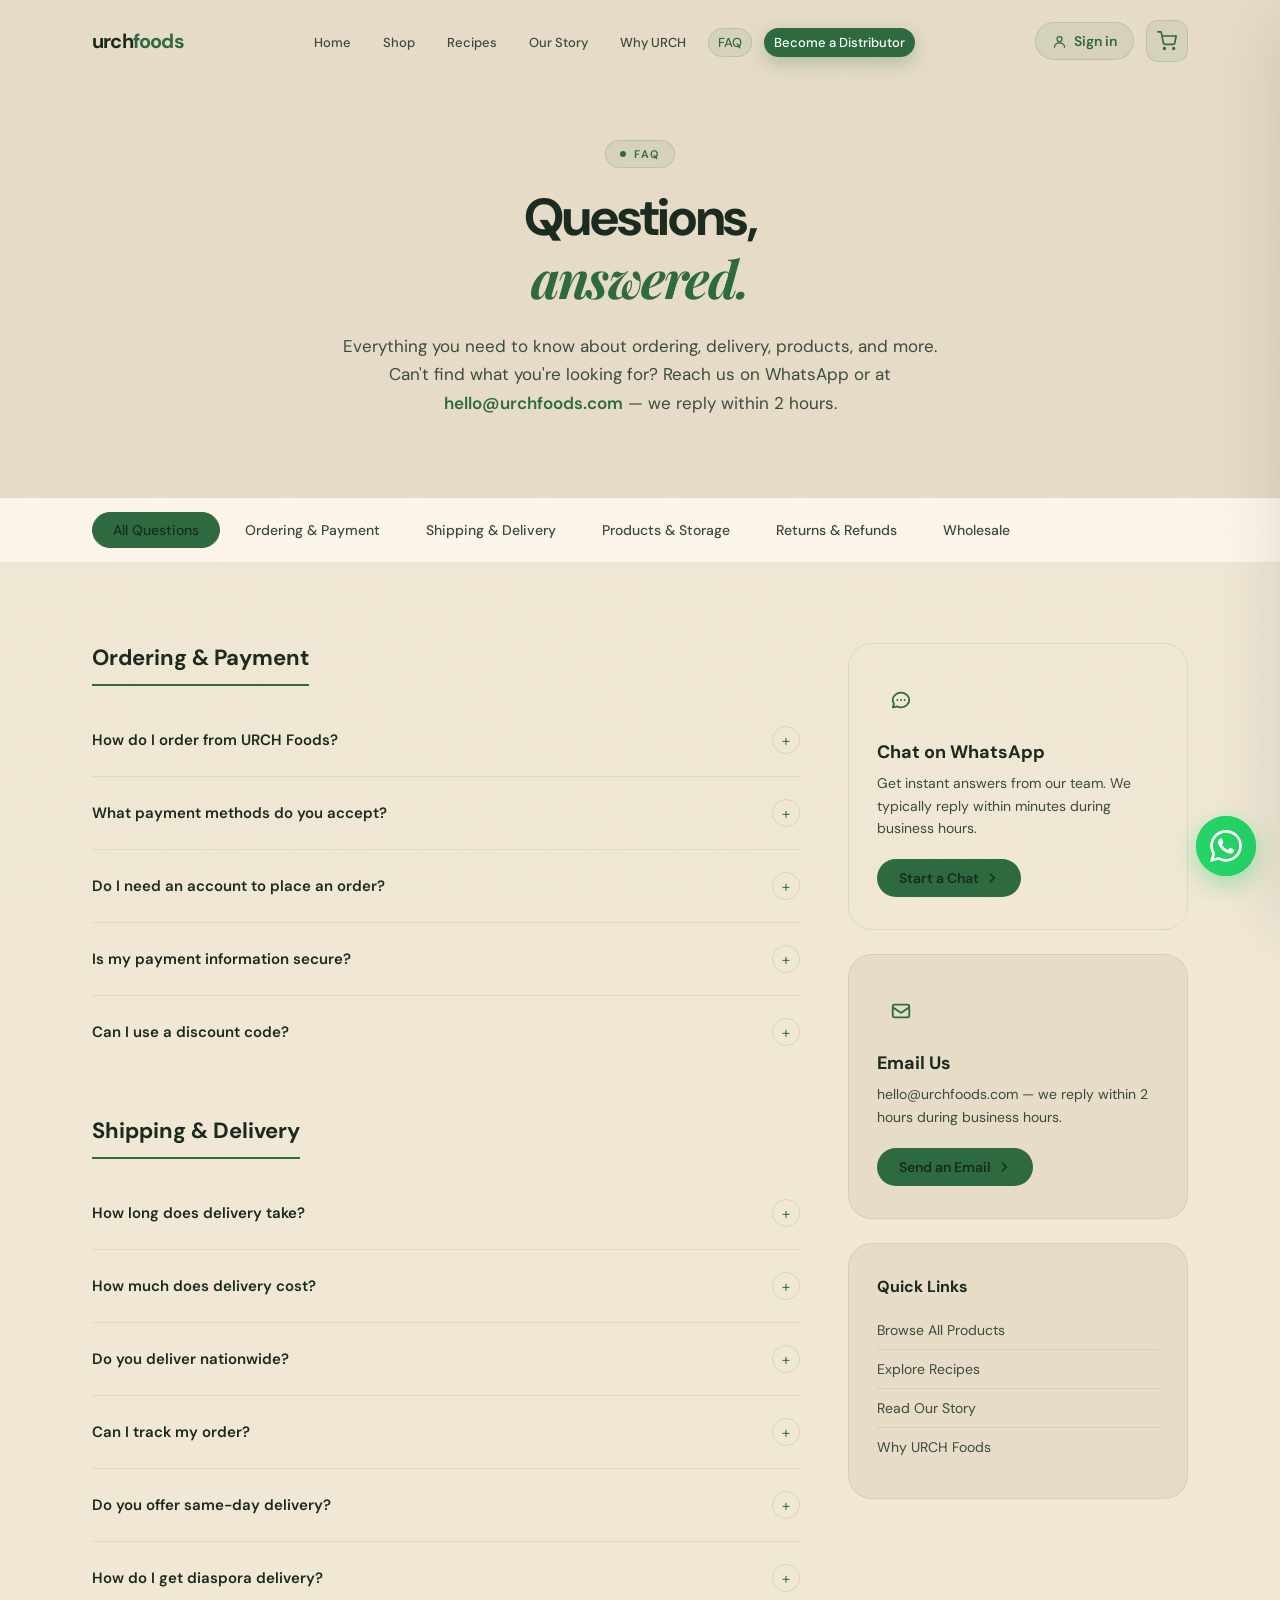
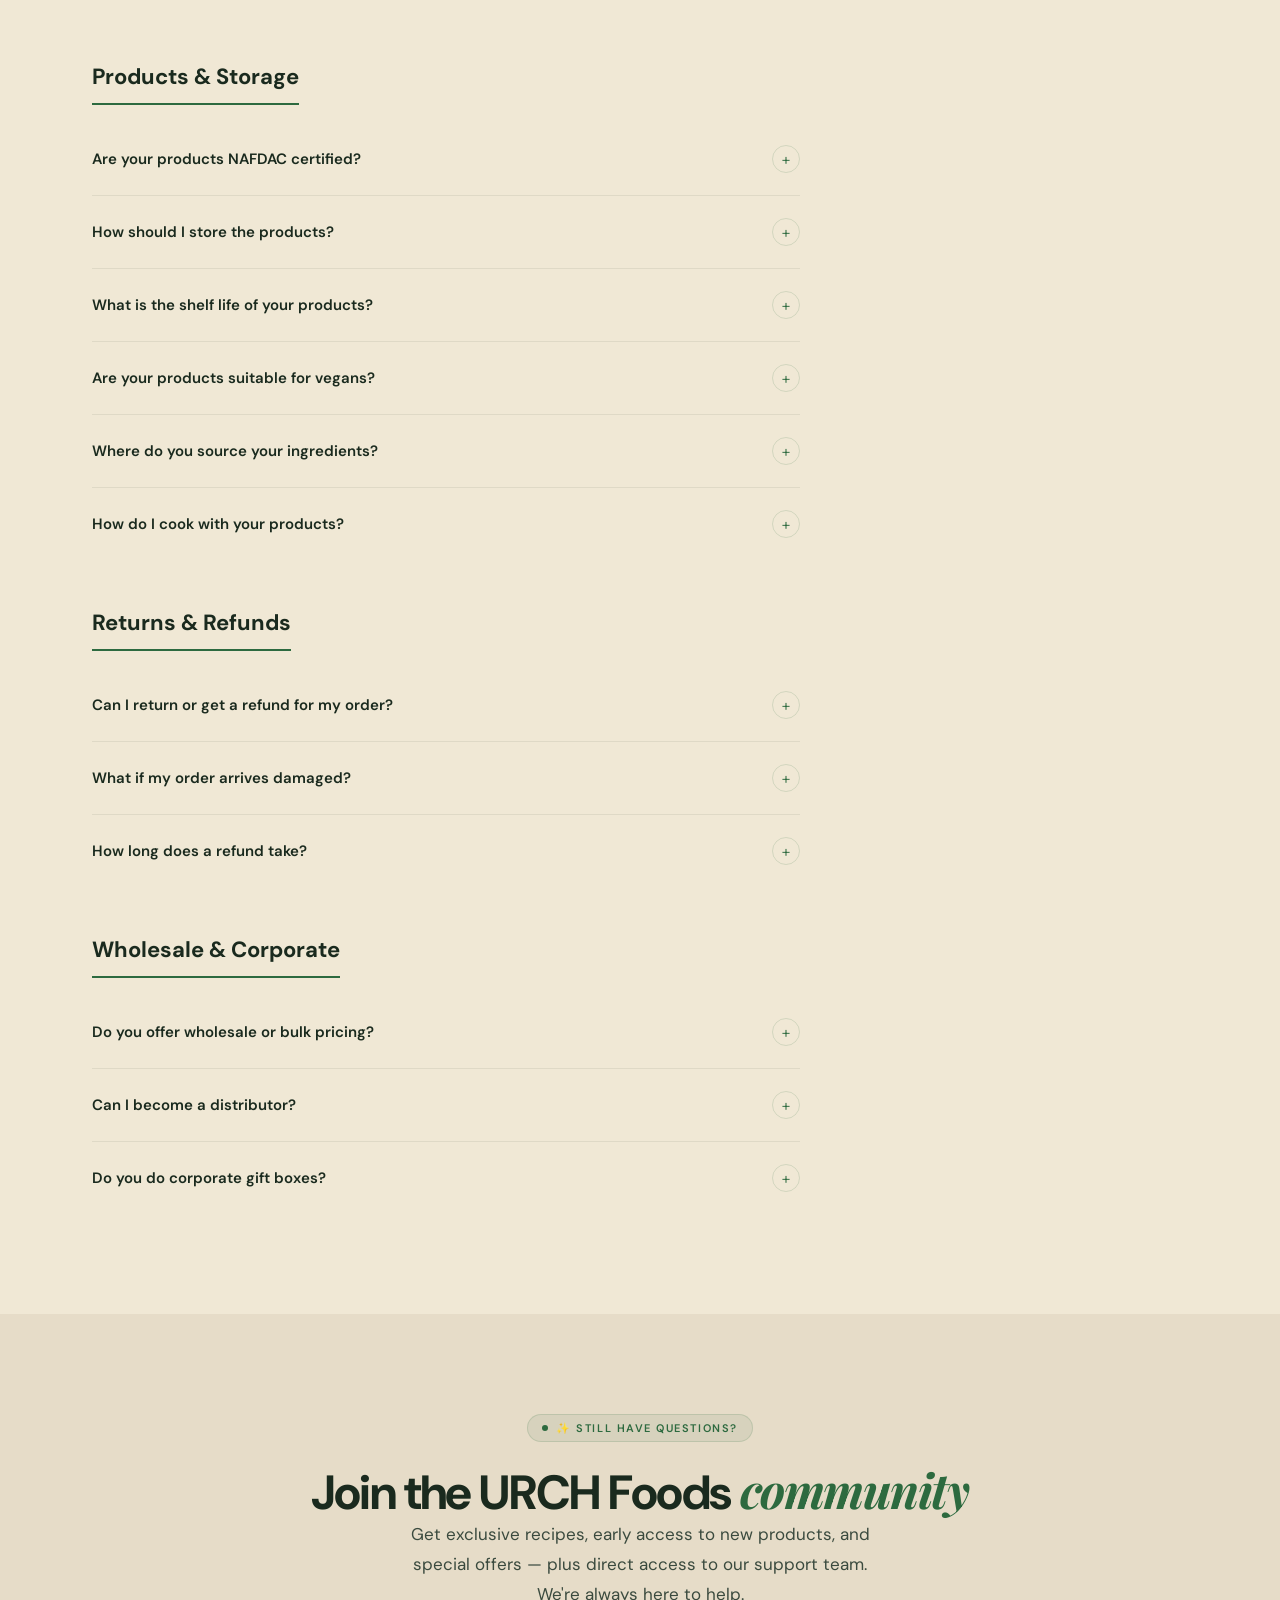
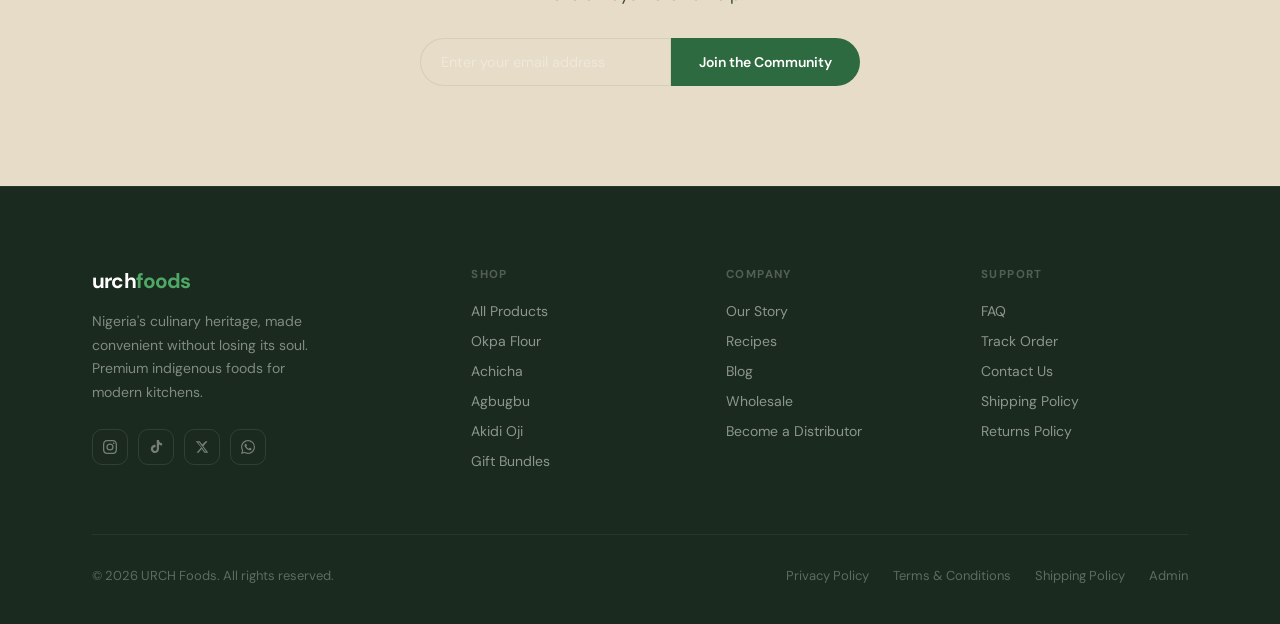
<file: faq.html>
<!DOCTYPE html>
<html lang="en">
<head>
  <meta charset="UTF-8" />
  <meta name="viewport" content="width=device-width, initial-scale=1.0" />
  <title>FAQ - URCH Foods - African Foods</title>
  <link rel="icon" type="image/jpeg" href="images/favicon.jpg" />
  <meta name="description" content="Got questions? We've got answers. Find everything about ordering, delivery, products, payments, and more at URCH Foods." />
  <link rel="preconnect" href="https://fonts.googleapis.com" />
  <link rel="preconnect" href="https://fonts.gstatic.com" crossorigin />
  <link href="https://fonts.googleapis.com/css2?family=DM+Sans:ital,opsz,wght@0,9..40,300;0,9..40,400;0,9..40,500;0,9..40,600;0,9..40,700;1,9..40,300&family=Playfair+Display:ital,wght@0,700;1,600&display=swap" rel="stylesheet" />
  <link rel="stylesheet" href="urch-foods.css" />
</head>
<body>

  <!-- ── MOBILE MENU ── -->
  <div class="mobile-menu" id="mobileMenu" role="dialog" aria-modal="true" aria-label="Navigation">
    <a href="index.html">Home</a>
    <a href="shop.html">Shop</a>
    <a href="recipes.html">Recipes</a>
    <a href="our-story.html">Our Story</a>
    <a href="why-urch.html">Why URCH</a>
    <a href="faq.html">FAQ</a>
    <a href="distributors.html">Become a Distributor</a>
    <a href="shop.html" class="mobile-cta btn-primary">Shop Now</a>
  </div>

  <!-- ── NAV ── -->
  <nav class="nav" id="mainNav" role="navigation" aria-label="Main navigation">
    <div class="nav-inner">
      <a href="index.html" class="nav-logo">urch<span>foods</span></a>
      <ul class="nav-links" role="list">
        <li><a href="index.html">Home</a></li>
        <li><a href="shop.html">Shop</a></li>
        <li><a href="recipes.html">Recipes</a></li>
        <li><a href="our-story.html">Our Story</a></li>
        <li><a href="why-urch.html">Why URCH</a></li>
        <li><a href="faq.html" class="active">FAQ</a></li>
        <li><a href="distributors.html" class="nav-distributor">Become a Distributor</a></li>
      </ul>
      <div class="nav-right">
        <a href="login.html" class="nav-signin" aria-label="Sign in to your account">
          <svg viewBox="0 0 24 24" fill="none" stroke="currentColor" stroke-width="2" stroke-linecap="round" stroke-linejoin="round"><circle cx="12" cy="8" r="4"/><path d="M4 21c0-4 3.6-7 8-7s8 3 8 7"/></svg>
          Sign in
        </a>
        <a href="shop.html" class="nav-cart" id="cartIcon" aria-label="Shopping cart">
          <svg viewBox="0 0 24 24" fill="none" stroke="currentColor" stroke-width="2" stroke-linecap="round" stroke-linejoin="round">
            <circle cx="9" cy="21" r="1"/><circle cx="20" cy="21" r="1"/>
            <path d="M1 1h4l2.68 13.39a2 2 0 002 1.61h9.72a2 2 0 002-1.61L23 6H6"/>
          </svg>
          <div class="cart-count" id="cartCount" style="display:none">0</div>
        </a>
        <button class="nav-hamburger" id="hamburger" aria-label="Toggle menu" aria-expanded="false">
          <span></span><span></span><span></span>
        </button>
      </div>
    </div>
  </nav>

  <!-- ── CART DRAWER ── -->
  <div class="cart-overlay" id="cartOverlay"></div>
  <aside class="cart-drawer" id="cartDrawer" role="dialog" aria-modal="true" aria-label="Shopping cart">
    <div class="cart-drawer-header">
      <div class="cart-drawer-title">
        Your Cart
        <span class="cart-drawer-badge" id="cartDrawerBadge">0</span>
      </div>
      <button type="button" class="cart-drawer-close" id="cartDrawerClose" aria-label="Close cart">
        <svg viewBox="0 0 24 24" fill="none" stroke="currentColor" stroke-width="2" stroke-linecap="round" stroke-linejoin="round"><path d="M18 6L6 18M6 6l12 12"/></svg>
      </button>
    </div>

    <div class="cart-drawer-empty" id="cartDrawerEmpty">
      <p>Your cart is empty.</p>
      <a href="shop.html" class="btn-start-shopping">Start Shopping</a>
    </div>

    <div class="cart-drawer-items" id="cartDrawerItems"></div>

    <div class="cart-drawer-footer" id="cartDrawerFooter">
      <div class="cart-drawer-summary">
        <div class="cart-drawer-total-row">
          <span>Subtotal</span>
          <span id="cartSubtotal">&#8358;0</span>
        </div>
        <p class="cart-drawer-note">Shipping &amp; delivery calculated at checkout.</p>
      </div>
      <button type="button" class="cart-drawer-checkout" id="cartCheckout" disabled>
        <span>Checkout</span>
        <span class="cart-drawer-checkout-total" id="cartCheckoutTotal">&#8358;0</span>
      </button>
    </div>
  </aside>

  <!-- ── FAQ BANNER ── -->
  <section class="faq-page-banner">
    <div class="container">
      <div class="section-label reveal">FAQ</div>
      <h1 class="section-title reveal reveal-delay-1">Questions,<br><em>answered.</em></h1>
      <p class="section-sub reveal reveal-delay-2">Everything you need to know about ordering, delivery, products, and more. Can't find what you're looking for? Reach us on WhatsApp or at <strong>hello@urchfoods.com</strong> — we reply within 2 hours.</p>
    </div>
  </section>

  <!-- ── FAQ CATEGORY NAV ── -->
  <div class="faq-cat-nav">
    <div class="container">
      <div class="faq-cat-list">
        <button class="faq-cat-btn active" data-cat="all">All Questions</button>
        <button class="faq-cat-btn" data-cat="ordering">Ordering &amp; Payment</button>
        <button class="faq-cat-btn" data-cat="shipping">Shipping &amp; Delivery</button>
        <button class="faq-cat-btn" data-cat="products">Products &amp; Storage</button>
        <button class="faq-cat-btn" data-cat="returns">Returns &amp; Refunds</button>
        <button class="faq-cat-btn" data-cat="wholesale">Wholesale</button>
      </div>
    </div>
  </div>

  <!-- ── FAQ LIST ── -->
  <section class="faq-page-section">
    <div class="container">
      <div class="faq-page-grid">

        <!-- ── LEFT: FAQ LIST ── -->
        <div class="faq-page-list" id="faqPageList">

          <!-- ORDERING & PAYMENT -->
          <div class="faq-page-category" data-cat="ordering">
            <h3 class="faq-page-cat-title">Ordering &amp; Payment</h3>

            <div class="faq-item">
              <div class="faq-question" tabindex="0" role="button" aria-expanded="false">
                How do I order from URCH Foods?
                <div class="faq-icon">+</div>
              </div>
              <div class="faq-answer"><div class="faq-answer-inner">Simply browse our products on the <a href="shop.html">Shop page</a>, add items to your cart, and proceed to checkout. You can pay via card, bank transfer, or USSD. We deliver across Nigeria and to select diaspora locations.</div></div>
            </div>

            <div class="faq-item">
              <div class="faq-question" tabindex="0" role="button" aria-expanded="false">
                What payment methods do you accept?
                <div class="faq-icon">+</div>
              </div>
              <div class="faq-answer"><div class="faq-answer-inner">We accept all major debit/credit cards, bank transfers, and USSD payments through our secure Paystack and Flutterwave integration. Your payment details are always encrypted and secure.</div></div>
            </div>

            <div class="faq-item">
              <div class="faq-question" tabindex="0" role="button" aria-expanded="false">
                Do I need an account to place an order?
                <div class="faq-icon">+</div>
              </div>
              <div class="faq-answer"><div class="faq-answer-inner">Yes — creating a free URCH Foods account gives you order tracking, saved addresses for faster reorders, and future access to loyalty rewards. It takes less than 30 seconds, and we never spam.</div></div>
            </div>

            <div class="faq-item">
              <div class="faq-question" tabindex="0" role="button" aria-expanded="false">
                Is my payment information secure?
                <div class="faq-icon">+</div>
              </div>
              <div class="faq-answer"><div class="faq-answer-inner">Absolutely. We use Paystack and Flutterwave — two of Africa's most trusted payment processors. All transactions are encrypted and PCI-DSS compliant. We never store your card details on our servers.</div></div>
            </div>

            <div class="faq-item">
              <div class="faq-question" tabindex="0" role="button" aria-expanded="false">
                Can I use a discount code?
                <div class="faq-icon">+</div>
              </div>
              <div class="faq-answer"><div class="faq-answer-inner">Yes! Enter your discount code at checkout. If you've signed up for our newsletter, check your welcome email for a special first-order offer. We also run seasonal promotions — follow us on social media to stay updated.</div></div>
            </div>
          </div>

          <!-- SHIPPING & DELIVERY -->
          <div class="faq-page-category" data-cat="shipping">
            <h3 class="faq-page-cat-title">Shipping &amp; Delivery</h3>

            <div class="faq-item">
              <div class="faq-question" tabindex="0" role="button" aria-expanded="false">
                How long does delivery take?
                <div class="faq-icon">+</div>
              </div>
              <div class="faq-answer"><div class="faq-answer-inner">Within Lagos and Abuja, delivery typically takes 1–3 business days. For other Nigerian cities, expect 3–5 business days. Diaspora deliveries vary by location — typically 5–10 business days depending on the destination country.</div></div>
            </div>

            <div class="faq-item">
              <div class="faq-question" tabindex="0" role="button" aria-expanded="false">
                How much does delivery cost?
                <div class="faq-icon">+</div>
              </div>
              <div class="faq-answer"><div class="faq-answer-inner">Delivery fees are calculated at checkout based on your location. Orders above ₦15,000 within Lagos and Abuja qualify for free delivery. Diaspora shipping rates are calculated by weight and destination.</div></div>
            </div>

            <div class="faq-item">
              <div class="faq-question" tabindex="0" role="button" aria-expanded="false">
                Do you deliver nationwide?
                <div class="faq-icon">+</div>
              </div>
              <div class="faq-answer"><div class="faq-answer-inner">Yes! We deliver to all 36 states in Nigeria plus the FCT. We also deliver to select international locations including the UK, US, South Africa, and other African countries. Check our shipping page for the full list.</div></div>
            </div>

            <div class="faq-item">
              <div class="faq-question" tabindex="0" role="button" aria-expanded="false">
                Can I track my order?
                <div class="faq-icon">+</div>
              </div>
              <div class="faq-answer"><div class="faq-answer-inner">Yes. Once your order is dispatched, you'll receive a tracking link via email and SMS. You can also track your order anytime from your <a href="#">account dashboard</a>.</div></div>
            </div>

            <div class="faq-item">
              <div class="faq-question" tabindex="0" role="button" aria-expanded="false">
                Do you offer same-day delivery?
                <div class="faq-icon">+</div>
              </div>
              <div class="faq-answer"><div class="faq-answer-inner">Same-day delivery is available for orders placed before 12 PM within Lagos. A flat rate applies. Contact us on WhatsApp to arrange same-day delivery for your order.</div></div>
            </div>

            <div class="faq-item">
              <div class="faq-question" tabindex="0" role="button" aria-expanded="false">
                How do I get diaspora delivery?
                <div class="faq-icon">+</div>
              </div>
              <div class="faq-answer"><div class="faq-answer-inner">Select your international location at checkout. We currently ship to the UK, US, Canada, South Africa, and select African countries. Shipping costs and delivery times vary by destination. Contact us on WhatsApp for any questions about diaspora orders.</div></div>
            </div>
          </div>

          <!-- PRODUCTS & STORAGE -->
          <div class="faq-page-category" data-cat="products">
            <h3 class="faq-page-cat-title">Products &amp; Storage</h3>

            <div class="faq-item">
              <div class="faq-question" tabindex="0" role="button" aria-expanded="false">
                Are your products NAFDAC certified?
                <div class="faq-icon">+</div>
              </div>
              <div class="faq-answer"><div class="faq-answer-inner">Yes. All URCH Foods products are NAFDAC certified and processed in compliance with Nigerian food safety standards. Our facility follows strict hygiene protocols to ensure every pack meets the highest quality standards.</div></div>
            </div>

            <div class="faq-item">
              <div class="faq-question" tabindex="0" role="button" aria-expanded="false">
                How should I store the products?
                <div class="faq-icon">+</div>
              </div>
              <div class="faq-answer"><div class="faq-answer-inner">Store in a cool, dry place away from direct sunlight. Once opened, transfer to an airtight container and use within the recommended timeframe on the packaging. Our products have a generous shelf life when stored properly.</div></div>
            </div>

            <div class="faq-item">
              <div class="faq-question" tabindex="0" role="button" aria-expanded="false">
                What is the shelf life of your products?
                <div class="faq-icon">+</div>
              </div>
              <div class="faq-answer"><div class="faq-answer-inner">Shelf life varies by product. Okpa Flour has up to 12 months. Achicha lasts 6–9 months. Agbugbu and Akidi Oji have a shelf life of 6–12 months. Always check the packaging for the specific best-before date.</div></div>
            </div>

            <div class="faq-item">
              <div class="faq-question" tabindex="0" role="button" aria-expanded="false">
                Are your products suitable for vegans?
                <div class="faq-icon">+</div>
              </div>
              <div class="faq-answer"><div class="faq-answer-inner">Our Okpa Flour, Achicha, Agbugbu, and Akidi Oji are all plant-based and suitable for vegans. Always check the individual product pages for detailed ingredient lists.</div></div>
            </div>

            <div class="faq-item">
              <div class="faq-question" tabindex="0" role="button" aria-expanded="false">
                Where do you source your ingredients?
                <div class="faq-icon">+</div>
              </div>
              <div class="faq-answer"><div class="faq-answer-inner">We source directly from trusted Nigerian farms and cooperatives, primarily in the Southeast. Our cocoyam comes from verified growers in Nsukka, our cassava from local farms, and our cowpea from trusted suppliers. Every ingredient is traceable to its origin.</div></div>
            </div>

            <div class="faq-item">
              <div class="faq-question" tabindex="0" role="button" aria-expanded="false">
                How do I cook with your products?
                <div class="faq-icon">+</div>
              </div>
              <div class="faq-answer"><div class="faq-answer-inner">Each product page has cooking instructions, and our <a href="recipes.html">Recipes page</a> has step-by-step guides for dozens of dishes. From classic Okpa Pudding to Achicha &amp; Ugba Soup — we make cooking indigenous foods easy and joyful.</div></div>
            </div>
          </div>

          <!-- RETURNS & REFUNDS -->
          <div class="faq-page-category" data-cat="returns">
            <h3 class="faq-page-cat-title">Returns &amp; Refunds</h3>

            <div class="faq-item">
              <div class="faq-question" tabindex="0" role="button" aria-expanded="false">
                Can I return or get a refund for my order?
                <div class="faq-icon">+</div>
              </div>
              <div class="faq-answer"><div class="faq-answer-inner">Yes. If your order arrives damaged or doesn't meet your expectations, contact us within 48 hours of delivery and we'll arrange a replacement or full refund. Your satisfaction is our priority.</div></div>
            </div>

            <div class="faq-item">
              <div class="faq-question" tabindex="0" role="button" aria-expanded="false">
                What if my order arrives damaged?
                <div class="faq-icon">+</div>
              </div>
              <div class="faq-answer"><div class="faq-answer-inner">Take a photo of the damaged item and contact us on WhatsApp or at hello@urchfoods.com within 48 hours. We'll send a replacement or issue a full refund — no questions asked.</div></div>
            </div>

            <div class="faq-item">
              <div class="faq-question" tabindex="0" role="button" aria-expanded="false">
                How long does a refund take?
                <div class="faq-icon">+</div>
              </div>
              <div class="faq-answer"><div class="faq-answer-inner">Refunds are processed within 3–5 business days after we confirm the issue. The refund will be credited to your original payment method. You'll receive an email confirmation once it's processed.</div></div>
            </div>
          </div>

          <!-- WHOLESALE -->
          <div class="faq-page-category" data-cat="wholesale">
            <h3 class="faq-page-cat-title">Wholesale &amp; Corporate</h3>

            <div class="faq-item">
              <div class="faq-question" tabindex="0" role="button" aria-expanded="false">
                Do you offer wholesale or bulk pricing?
                <div class="faq-icon">+</div>
              </div>
              <div class="faq-answer"><div class="faq-answer-inner">Yes! We offer competitive wholesale pricing for retailers, restaurants, hotels, and corporate buyers. Contact us directly for a custom quote and minimum order information. We also offer corporate gifting solutions for businesses.</div></div>
            </div>

            <div class="faq-item">
              <div class="faq-question" tabindex="0" role="button" aria-expanded="false">
                Can I become a distributor?
                <div class="faq-icon">+</div>
              </div>
              <div class="faq-answer"><div class="faq-answer-inner">We're actively expanding our distributor network across Nigeria and internationally. If you're interested in representing URCH Foods in your region, contact us at hello@urchfoods.com or via WhatsApp with your location and business details.</div></div>
            </div>

            <div class="faq-item">
              <div class="faq-question" tabindex="0" role="button" aria-expanded="false">
                Do you do corporate gift boxes?
                <div class="faq-icon">+</div>
              </div>
              <div class="faq-answer"><div class="faq-answer-inner">Yes! Our Gift Bundles make perfect corporate gifts for clients, employees, and partners. Custom branding and packaging are available for bulk orders. Contact us to discuss your corporate gifting needs.</div></div>
            </div>
          </div>

        </div>

        <!-- ── RIGHT: SIDEBAR ── -->
        <div class="faq-page-sidebar">

          <div class="faq-page-sidebar-card reveal">
            <div class="faq-page-sidebar-icon">
              <svg viewBox="0 0 24 24" fill="none" stroke="currentColor" stroke-width="2"><path stroke-linecap="round" stroke-linejoin="round" d="M8 12h.01M12 12h.01M16 12h.01M21 12c0 4.418-4.03 8-9 8a9.863 9.863 0 01-4.255-.949L3 20l1.395-3.72C3.512 15.042 3 13.574 3 12c0-4.418 4.03-8 9-8s9 3.582 9 8z"/></svg>
            </div>
            <h3 class="faq-page-sidebar-title">Chat on WhatsApp</h3>
            <p class="faq-page-sidebar-desc">Get instant answers from our team. We typically reply within minutes during business hours.</p>
            <a href="#" class="btn-faq-sidebar" target="_blank" rel="noopener">
              Start a Chat
              <svg viewBox="0 0 24 24" fill="none" stroke="currentColor" stroke-width="2.5"><path stroke-linecap="round" stroke-linejoin="round" d="M9 5l7 7-7 7"/></svg>
            </a>
          </div>

          <div class="faq-page-sidebar-card faq-page-sidebar-email reveal reveal-delay-1">
            <div class="faq-page-sidebar-icon">
              <svg viewBox="0 0 24 24" fill="none" stroke="currentColor" stroke-width="2"><path stroke-linecap="round" stroke-linejoin="round" d="M3 8l7.89 5.26a2 2 0 002.22 0L21 8M5 19h14a2 2 0 002-2V7a2 2 0 00-2-2H5a2 2 0 00-2 2v10a2 2 0 002 2z"/></svg>
            </div>
            <h3 class="faq-page-sidebar-title">Email Us</h3>
            <p class="faq-page-sidebar-desc">hello@urchfoods.com — we reply within 2 hours during business hours.</p>
            <a href="mailto:hello@urchfoods.com" class="btn-faq-sidebar">
              Send an Email
              <svg viewBox="0 0 24 24" fill="none" stroke="currentColor" stroke-width="2.5"><path stroke-linecap="round" stroke-linejoin="round" d="M9 5l7 7-7 7"/></svg>
            </a>
          </div>

          <div class="faq-page-sidebar-card faq-page-sidebar-browse reveal reveal-delay-2">
            <div class="faq-page-sidebar-label">Quick Links</div>
            <div class="faq-page-sidebar-links">
              <a href="shop.html">Browse All Products</a>
              <a href="recipes.html">Explore Recipes</a>
              <a href="our-story.html">Read Our Story</a>
              <a href="why-urch.html">Why URCH Foods</a>
            </div>
          </div>

        </div>

      </div>
    </div>
  </section>

  <!-- ── NEWSLETTER CTA ── -->
  <section class="faq-page-cta">
    <div class="container">
      <div class="faq-page-cta-inner reveal">
        <div class="section-label">&#10024; Still Have Questions?</div>
        <h2 class="section-title">Join the URCH Foods <em>community</em></h2>
        <p class="section-sub">Get exclusive recipes, early access to new products, and special offers — plus direct access to our support team. We're always here to help.</p>
        <form class="cta-form" id="newsletterForm" style="margin:28px auto 0;max-width:440px;">
          <input type="email" class="cta-input" placeholder="Enter your email address" required style="background:var(--bg-alt);border-color:var(--border);color:var(--text-1);" />
          <button type="submit" class="cta-submit">Join the Community</button>
        </form>
      </div>
    </div>
  </section>

  <!-- ── FOOTER ── -->
  <footer class="footer">
    <div class="container">
      <div class="footer-grid">
        <div class="footer-brand">
          <a href="index.html" class="nav-logo">urch<span style="color:var(--accent-light)">foods</span></a>
          <p class="footer-brand-desc">Nigeria's culinary heritage, made convenient without losing its soul. Premium indigenous foods for modern kitchens.</p>
          <div class="footer-socials">
            <a href="#" class="social-btn" aria-label="Instagram">
              <svg width="14" height="14" viewBox="0 0 24 24" fill="currentColor"><path d="M12 2.163c3.204 0 3.584.012 4.85.07 3.252.148 4.771 1.691 4.919 4.919.058 1.265.069 1.645.069 4.849 0 3.205-.012 3.584-.069 4.849-.149 3.225-1.664 4.771-4.919 4.919-1.266.058-1.644.07-4.85.07-3.204 0-3.584-.012-4.849-.07-3.26-.149-4.771-1.699-4.919-4.92-.058-1.265-.07-1.644-.07-4.849 0-3.204.013-3.583.07-4.849.149-3.227 1.664-4.771 4.919-4.919 1.266-.057 1.645-.069 4.849-.069zM12 0C8.741 0 8.333.014 7.053.072 2.695.272.273 2.69.073 7.052.014 8.333 0 8.741 0 12c0 3.259.014 3.668.072 4.948.2 4.358 2.618 6.78 6.98 6.98C8.333 23.986 8.741 24 12 24c3.259 0 3.668-.014 4.948-.072 4.354-.2 6.782-2.618 6.979-6.98.059-1.28.073-1.689.073-4.948 0-3.259-.014-3.667-.072-4.947-.196-4.354-2.617-6.78-6.979-6.98C15.668.014 15.259 0 12 0zm0 5.838a6.162 6.162 0 100 12.324 6.162 6.162 0 000-12.324zM12 16a4 4 0 110-8 4 4 0 010 8zm6.406-11.845a1.44 1.44 0 100 2.881 1.44 1.44 0 000-2.881z"/></svg>
            </a>
            <a href="#" class="social-btn" aria-label="TikTok">
              <svg width="13" height="13" viewBox="0 0 24 24" fill="currentColor"><path d="M12.525.02c1.31-.02 2.61-.01 3.91-.02.08 1.53.63 3.09 1.75 4.17 1.12 1.11 2.7 1.62 4.24 1.79v4.03c-1.44-.05-2.89-.35-4.2-.97-.57-.26-1.1-.59-1.62-.93-.01 2.92.01 5.84-.02 8.75-.08 1.4-.54 2.79-1.35 3.94-1.31 1.92-3.58 3.17-5.91 3.21-1.43.08-2.86-.31-4.08-1.03-2.02-1.19-3.44-3.37-3.65-5.71-.02-.5-.03-1-.01-1.49.18-1.9 1.12-3.72 2.58-4.96 1.66-1.44 3.98-2.13 6.15-1.72.02 1.48-.04 2.96-.04 4.44-.99-.32-2.15-.23-3.02.37-.63.41-1.11 1.04-1.36 1.75-.21.51-.15 1.07-.14 1.61.24 1.64 1.82 3.02 3.5 2.87 1.12-.01 2.19-.66 2.77-1.61.19-.33.4-.67.41-1.06.1-1.79.06-3.57.07-5.36.01-4.03-.01-8.05.02-12.07z"/></svg>
            </a>
            <a href="#" class="social-btn" aria-label="Twitter / X">
              <svg width="14" height="14" viewBox="0 0 24 24" fill="currentColor"><path d="M18.244 2.25h3.308l-7.227 8.26 8.502 11.24H16.17l-4.714-6.231-5.401 6.231H2.744l7.73-8.835L1.254 2.25H8.08l4.253 5.622zm-1.161 17.52h1.833L7.084 4.126H5.117z"/></svg>
            </a>
            <a href="#" class="social-btn" aria-label="WhatsApp">
              <svg width="14" height="14" viewBox="0 0 24 24" fill="currentColor"><path d="M17.472 14.382c-.297-.149-1.758-.867-2.03-.967-.273-.099-.471-.148-.67.15-.197.297-.767.966-.94 1.164-.173.199-.347.223-.644.075-.297-.15-1.255-.463-2.39-1.475-.883-.788-1.48-1.761-1.653-2.059-.173-.297-.018-.458.13-.606.134-.133.298-.347.446-.52.149-.174.198-.298.298-.497.099-.198.05-.371-.025-.52-.075-.149-.669-1.612-.916-2.207-.242-.579-.487-.5-.669-.51-.173-.008-.371-.01-.57-.01-.198 0-.52.074-.792.372-.272.297-1.04 1.016-1.04 2.479 0 1.462 1.065 2.875 1.213 3.074.149.198 2.096 3.2 5.077 4.487.709.306 1.262.489 1.694.625.712.227 1.36.195 1.871.118.571-.085 1.758-.719 2.006-1.413.248-.694.248-1.289.173-1.413-.074-.124-.272-.198-.57-.347m-5.421 7.403h-.004a9.87 9.87 0 01-5.031-1.378l-.361-.214-3.741.982.998-3.648-.235-.374a9.86 9.86 0 01-1.51-5.26c.001-5.45 4.436-9.884 9.888-9.884 2.64 0 5.122 1.03 6.988 2.898a9.825 9.825 0 012.893 6.994c-.003 5.45-4.437 9.884-9.885 9.884m8.413-18.297A11.815 11.815 0 0012.05 0C5.495 0 .16 5.335.157 11.892c0 2.096.547 4.142 1.588 5.945L.057 24l6.305-1.654a11.882 11.882 0 005.683 1.448h.005c6.554 0 11.89-5.335 11.893-11.893a11.821 11.821 0 00-3.48-8.413z"/></svg>
            </a>
          </div>
        </div>
        <div>
          <div class="footer-col-label">Shop</div>
          <div class="footer-links">
            <a href="shop.html">All Products</a>
            <a href="shop.html">Okpa Flour</a>
            <a href="shop.html">Achicha</a>
            <a href="shop.html">Agbugbu</a>
            <a href="shop.html">Akidi Oji</a>
            <a href="shop.html">Gift Bundles</a>
          </div>
        </div>
        <div>
          <div class="footer-col-label">Company</div>
          <div class="footer-links">
            <a href="our-story.html">Our Story</a>
            <a href="recipes.html">Recipes</a>
            <a href="#">Blog</a>
            <a href="#">Wholesale</a>
            <a href="distributors.html">Become a Distributor</a>
          </div>
        </div>
        <div>
          <div class="footer-col-label">Support</div>
          <div class="footer-links">
            <a href="faq.html">FAQ</a>
            <a href="#">Track Order</a>
            <a href="#">Contact Us</a>
            <a href="#">Shipping Policy</a>
            <a href="#">Returns Policy</a>
          </div>
        </div>
      </div>
      <div class="footer-bottom">
        <div class="footer-copy">
          &copy; 2026 URCH Foods. All rights reserved.
        </div>
        <div class="footer-legal">
          <a href="#">Privacy Policy</a>
          <a href="#">Terms &amp; Conditions</a>
          <a href="#">Shipping Policy</a>
          <a href="admin.html">Admin</a>
        </div>
      </div>
    </div>
  </footer>

  <script src="urch-foods.js"></script>
  <script>
    /* ── FAQ Page Category Filter ── */
    (function () {
      var catBtns = document.querySelectorAll('.faq-cat-btn');
      var categories = document.querySelectorAll('.faq-page-category');
      var countEl = null;

      catBtns.forEach(function (btn) {
        btn.addEventListener('click', function () {
          catBtns.forEach(function (b) { b.classList.remove('active'); });
          btn.classList.add('active');
          var cat = btn.getAttribute('data-cat');
          categories.forEach(function (section) {
            if (cat === 'all' || section.getAttribute('data-cat') === cat) {
              section.style.display = '';
            } else {
              section.style.display = 'none';
            }
          });
        });
      });
    })();
  </script>

  <!-- ── FLOATING WHATSAPP ── -->
  <a href="https://wa.me/2348012345678" class="whatsapp-float" id="whatsappFloat" target="_blank" rel="noopener" aria-label="Chat with us on WhatsApp">
    <svg viewBox="0 0 24 24" fill="currentColor" aria-hidden="true"><path d="M17.472 14.382c-.297-.149-1.758-.867-2.03-.967-.273-.099-.471-.148-.67.15-.197.297-.767.966-.94 1.164-.173.199-.347.223-.644.075-.297-.15-1.255-.463-2.39-1.475-.883-.788-1.48-1.761-1.653-2.059-.173-.297-.018-.458.13-.606.134-.133.298-.347.446-.52.149-.174.198-.298.298-.497.099-.198.05-.371-.025-.52-.075-.149-.669-1.612-.916-2.207-.242-.579-.487-.5-.669-.51-.173-.008-.371-.01-.57-.01-.198 0-.52.074-.792.372-.272.297-1.04 1.016-1.04 2.479 0 1.462 1.065 2.875 1.213 3.074.149.198 2.096 3.2 5.077 4.487.709.306 1.262.489 1.694.625.712.227 1.36.195 1.871.118.571-.085 1.758-.719 2.006-1.413.248-.694.248-1.289.173-1.413-.074-.124-.272-.198-.57-.347m-5.421 7.403h-.004a9.87 9.87 0 01-5.031-1.378l-.361-.214-3.741.982.998-3.648-.235-.374a9.86 9.86 0 01-1.51-5.26c.001-5.45 4.436-9.884 9.888-9.884 2.64 0 5.122 1.03 6.988 2.898a9.825 9.825 0 012.893 6.994c-.003 5.45-4.437 9.884-9.885 9.884m8.413-18.297A11.815 11.815 0 0012.05 0C5.495 0 .16 5.335.157 11.892c0 2.096.547 4.142 1.588 5.945L.057 24l6.305-1.654a11.882 11.882 0 005.683 1.448h.005c6.554 0 11.89-5.335 11.893-11.893a11.821 11.821 0 00-3.48-8.413z"/></svg>
    <span class="whatsapp-label">Chat with us</span>
  </a>
</body>
</html>
</file>
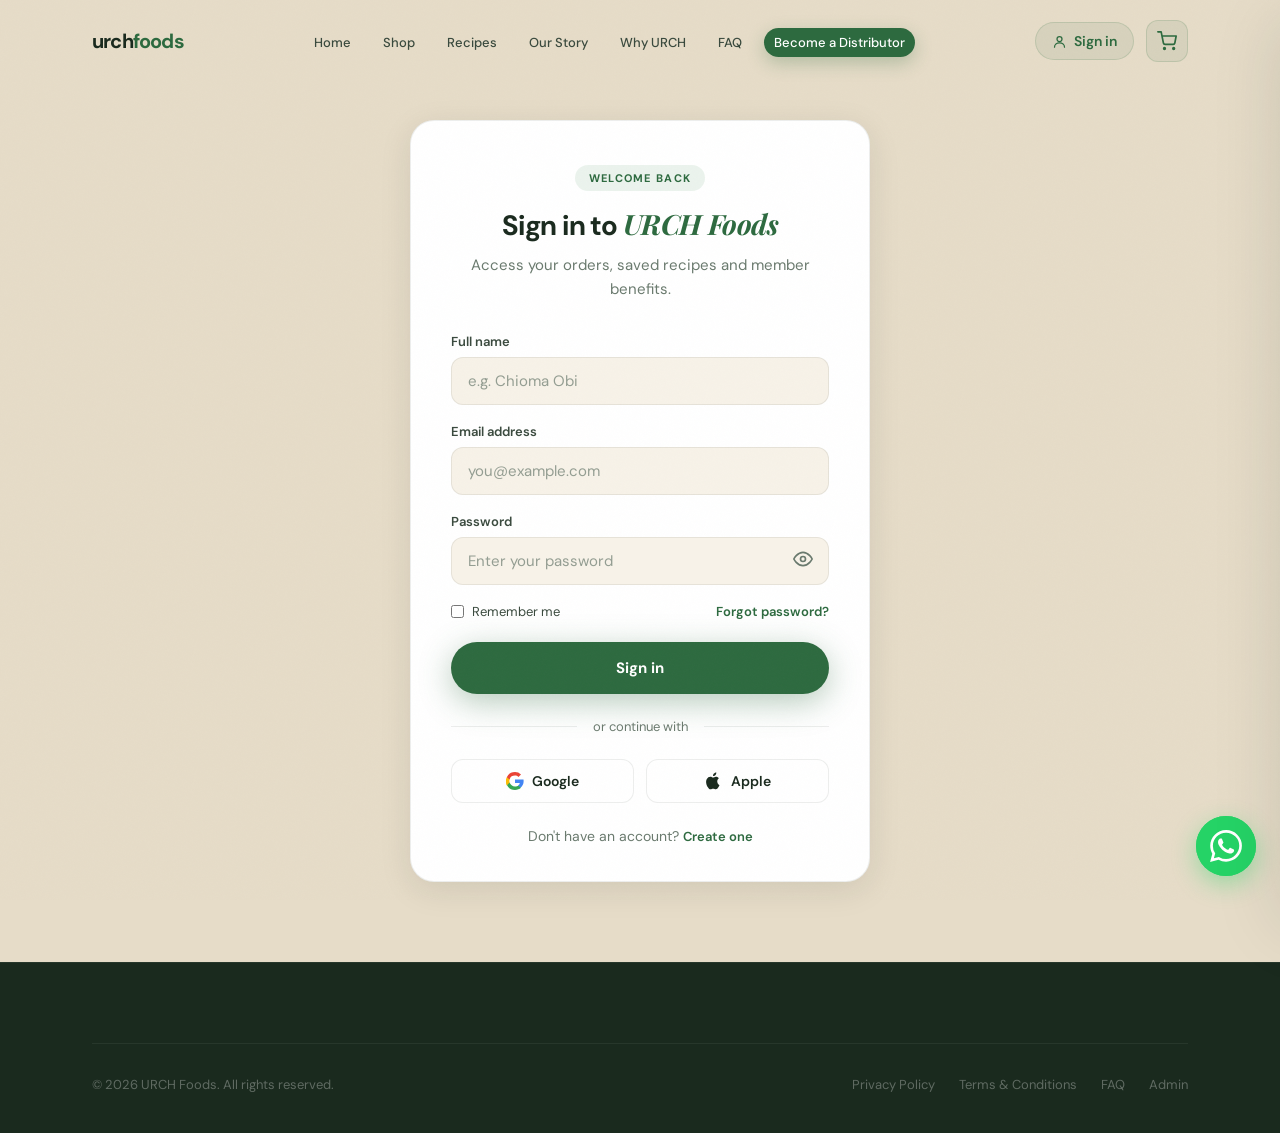
<file: login.html>
<!DOCTYPE html>
<html lang="en">
<head>
  <meta charset="UTF-8" />
  <meta name="viewport" content="width=device-width, initial-scale=1.0" />
  <title>Sign in - URCH Foods - African Foods</title>
  <link rel="icon" type="image/jpeg" href="images/favicon.jpg" />
  <meta name="description" content="Sign in to your URCH Foods account to track orders, save recipes, and enjoy member benefits." />
  <link rel="preconnect" href="https://fonts.googleapis.com" />
  <link rel="preconnect" href="https://fonts.gstatic.com" crossorigin />
  <link href="https://fonts.googleapis.com/css2?family=DM+Sans:ital,opsz,wght@0,9..40,300;0,9..40,400;0,9..40,500;0,9..40,600;0,9..40,700;1,9..40,300&family=Playfair+Display:ital,wght@0,700;1,600&display=swap" rel="stylesheet" />
  <link rel="stylesheet" href="urch-foods.css" />
</head>
<body>

  <!-- ── MOBILE MENU ── -->
  <div class="mobile-menu" id="mobileMenu" role="dialog" aria-modal="true" aria-label="Navigation">
    <a href="index.html">Home</a>
    <a href="shop.html">Shop</a>
    <a href="recipes.html">Recipes</a>
    <a href="our-story.html">Our Story</a>
    <a href="why-urch.html">Why URCH</a>
    <a href="faq.html">FAQ</a>
    <a href="distributors.html">Become a Distributor</a>
    <a href="shop.html" class="mobile-cta btn-primary">Shop Now</a>
  </div>

  <!-- ── NAV ── -->
  <nav class="nav" id="mainNav" role="navigation" aria-label="Main navigation">
    <div class="nav-inner">
      <a href="index.html" class="nav-logo">urch<span>foods</span></a>
      <ul class="nav-links" role="list">
        <li><a href="index.html">Home</a></li>
        <li><a href="shop.html">Shop</a></li>
        <li><a href="recipes.html">Recipes</a></li>
        <li><a href="our-story.html">Our Story</a></li>
        <li><a href="why-urch.html">Why URCH</a></li>
        <li><a href="faq.html">FAQ</a></li>
        <li><a href="distributors.html" class="nav-distributor">Become a Distributor</a></li>
      </ul>
      <div class="nav-right">
        <a href="login.html" class="nav-signin" aria-label="Sign in to your account">
          <svg viewBox="0 0 24 24" fill="none" stroke="currentColor" stroke-width="2" stroke-linecap="round" stroke-linejoin="round"><circle cx="12" cy="8" r="4"/><path d="M4 21c0-4 3.6-7 8-7s8 3 8 7"/></svg>
          Sign in
        </a>
        <a href="shop.html" class="nav-cart" id="cartIcon" aria-label="Shopping cart">
          <svg viewBox="0 0 24 24" fill="none" stroke="currentColor" stroke-width="2" stroke-linecap="round" stroke-linejoin="round">
            <circle cx="9" cy="21" r="1"/><circle cx="20" cy="21" r="1"/>
            <path d="M1 1h4l2.68 13.39a2 2 0 002 1.61h9.72a2 2 0 002-1.61L23 6H6"/>
          </svg>
          <div class="cart-count" id="cartCount" style="display:none">0</div>
        </a>
        <button class="nav-hamburger" id="hamburger" aria-label="Toggle menu" aria-expanded="false">
          <span></span><span></span><span></span>
        </button>
      </div>
    </div>
  </nav>

  <!-- ── CART DRAWER ── -->
  <div class="cart-overlay" id="cartOverlay"></div>
  <aside class="cart-drawer" id="cartDrawer" role="dialog" aria-modal="true" aria-label="Shopping cart">
    <div class="cart-drawer-header">
      <div class="cart-drawer-title">
        Your Cart
        <span class="cart-drawer-badge" id="cartDrawerBadge">0</span>
      </div>
      <button type="button" class="cart-drawer-close" id="cartDrawerClose" aria-label="Close cart">
        <svg viewBox="0 0 24 24" fill="none" stroke="currentColor" stroke-width="2" stroke-linecap="round" stroke-linejoin="round"><path d="M18 6L6 18M6 6l12 12"/></svg>
      </button>
    </div>

    <div class="cart-drawer-empty" id="cartDrawerEmpty">
      <p>Your cart is empty.</p>
      <a href="shop.html" class="btn-start-shopping">Start Shopping</a>
    </div>

    <div class="cart-drawer-items" id="cartDrawerItems"></div>

    <div class="cart-drawer-footer" id="cartDrawerFooter">
      <div class="cart-drawer-summary">
        <div class="cart-drawer-total-row">
          <span>Subtotal</span>
          <span id="cartSubtotal">&#8358;0</span>
        </div>
        <p class="cart-drawer-note">Shipping &amp; delivery calculated at checkout.</p>
      </div>
      <button type="button" class="cart-drawer-checkout" id="cartCheckout" disabled>
        <span>Checkout</span>
        <span class="cart-drawer-checkout-total" id="cartCheckoutTotal">&#8358;0</span>
      </button>
    </div>
  </aside>

  <!-- ── SIGN IN ── -->
  <section class="auth-section">
    <div class="auth-card reveal visible">
      <div class="auth-card-inner">
        <div class="auth-heading">
          <span class="auth-eyebrow">Welcome back</span>
          <h1 class="auth-title">Sign in to <em>URCH Foods</em></h1>
          <p class="auth-sub">Access your orders, saved recipes and member benefits.</p>
        </div>

        <form class="auth-form" id="loginForm" novalidate>
          <div class="auth-field">
            <label for="loginName">Full name</label>
            <input type="text" id="loginName" name="name" placeholder="e.g. Chioma Obi" required autocomplete="name" />
          </div>
          <div class="auth-field">
            <label for="loginEmail">Email address</label>
            <input type="email" id="loginEmail" name="email" placeholder="you@example.com" required autocomplete="email" />
          </div>
          <div class="auth-field">
            <label for="loginPassword">Password</label>
            <div class="auth-password-wrap">
              <input type="password" id="loginPassword" name="password" placeholder="Enter your password" required autocomplete="current-password" />
              <button type="button" class="auth-password-toggle" id="passwordToggle" aria-label="Show password">
                <svg class="auth-eye" viewBox="0 0 24 24" fill="none" stroke="currentColor" stroke-width="2" stroke-linecap="round" stroke-linejoin="round"><path d="M1 12s4-8 11-8 11 8 11 8-4 8-11 8-11-8-11-8z"/><circle cx="12" cy="12" r="3"/></svg>
                <svg class="auth-eye-off" viewBox="0 0 24 24" fill="none" stroke="currentColor" stroke-width="2" stroke-linecap="round" stroke-linejoin="round" style="display:none"><path d="M17.94 17.94A10.07 10.07 0 0112 20c-7 0-11-8-11-8a18.45 18.45 0 015.06-5.94M9.9 4.24A9.12 9.12 0 0112 4c7 0 11 8 11 8a18.5 18.5 0 01-2.16 3.19M1 1l22 22"/></svg>
              </button>
            </div>
          </div>

          <div class="auth-row">
            <label class="auth-check">
              <input type="checkbox" id="rememberMe" />
              <span>Remember me</span>
            </label>
            <a href="#" class="auth-link" onclick="return false;">Forgot password?</a>
          </div>

          <button type="submit" class="auth-submit" id="loginSubmit">
            <span class="auth-submit-label">Sign in</span>
          </button>
          <p class="auth-error" id="loginError" hidden></p>
        </form>

        <div class="auth-divider"><span>or continue with</span></div>

        <div class="auth-socials">
          <button type="button" class="auth-social" onclick="return false;">
            <svg viewBox="0 0 24 24" width="18" height="18"><path fill="#4285F4" d="M23.5 12.27c0-.79-.07-1.55-.2-2.27H12v4.51h6.44a5.08 5.08 0 01-2.2 3.32v2.77h3.57c2.09-1.92 3.69-4.76 3.69-8.33z"/><path fill="#34A853" d="M12 24c3.24 0 5.95-1.08 7.93-2.91l-3.57-2.77c-1.03.68-2.37 1.09-4.36 1.09-3.35 0-6.19-2.26-7.2-5.3H1.08v2.84A12 12 0 0012 24z"/><path fill="#FBBC05" d="M4.8 14.1a7.2 7.2 0 010-4.2V7.06H1.08a12 12 0 000 10.88L4.8 14.1z"/><path fill="#EA4335" d="M12 4.77c1.77 0 3.35.61 4.6 1.8l3.4-3.4A11.98 11.98 0 0012 0 12 12 0 001.08 7.06l3.72 2.84C5.81 6.03 8.65 4.77 12 4.77z"/></svg>
            Google
          </button>
          <button type="button" class="auth-social" onclick="return false;">
            <svg viewBox="0 0 24 24" width="18" height="18" fill="currentColor"><path d="M16.36 12.87c.03 3.3 2.9 4.4 2.93 4.41-.02.08-.46 1.57-1.5 3.11-.9 1.34-1.84 2.67-3.32 2.7-1.45.03-1.92-.86-3.58-.86s-2.18.83-3.55.89c-1.47.06-2.59-1.45-3.5-2.78-1.9-2.75-3.36-7.77-1.4-11.16a5.62 5.62 0 014.73-2.87c1.47-.03 2.86 1 3.66 1 .81 0 2.33-1.23 3.93-1.05.67.03 2.55.27 3.76 2.04-.1.06-2.24 1.31-2.22 3.9zM13.96 3.9c.75-.9 1.25-2.16 1.11-3.4-1.08.04-2.38.72-3.15 1.62-.69.8-1.3 2.08-1.14 3.3 1.2.1 2.44-.62 3.18-1.52z"/></svg>
            Apple
          </button>
        </div>

        <p class="auth-switch">Don't have an account? <a href="#" class="auth-link" onclick="return false;">Create one</a></p>
      </div>
    </div>
  </section>

  <!-- ── FOOTER ── -->
  <footer class="footer">
    <div class="container">
      <div class="footer-bottom">
        <div class="footer-copy">
          &copy; 2026 URCH Foods. All rights reserved.
        </div>
        <div class="footer-legal">
          <a href="#">Privacy Policy</a>
          <a href="#">Terms &amp; Conditions</a>
          <a href="faq.html">FAQ</a>
          <a href="admin.html">Admin</a>
        </div>
      </div>
    </div>
  </footer>

  <script src="urch-foods.js"></script>

  <!-- ── FLOATING WHATSAPP ── -->
  <a href="https://wa.me/2348012345678" class="whatsapp-float" id="whatsappFloat" target="_blank" rel="noopener" aria-label="Chat with us on WhatsApp">
    <svg viewBox="0 0 24 24" fill="currentColor" aria-hidden="true"><path d="M17.472 14.382c-.297-.149-1.758-.867-2.03-.967-.273-.099-.471-.148-.67.15-.197.297-.767.966-.94 1.164-.173.199-.347.223-.644.075-.297-.15-1.255-.463-2.39-1.475-.883-.788-1.48-1.761-1.653-2.059-.173-.297-.018-.458.13-.606.134-.133.298-.347.446-.52.149-.174.198-.298.298-.497.099-.198.05-.371-.025-.52-.075-.149-.669-1.612-.916-2.207-.242-.579-.487-.5-.669-.51-.173-.008-.371-.01-.57-.01-.198 0-.52.074-.792.372-.272.297-1.04 1.016-1.04 2.479 0 1.462 1.065 2.875 1.213 3.074.149.198 2.096 3.2 5.077 4.487.709.306 1.262.489 1.694.625.712.227 1.36.195 1.871.118.571-.085 1.758-.719 2.006-1.413.248-.694.248-1.289.173-1.413-.074-.124-.272-.198-.57-.347m-5.421 7.403h-.004a9.87 9.87 0 01-5.031-1.378l-.361-.214-3.741.982.998-3.648-.235-.374a9.86 9.86 0 01-1.51-5.26c.001-5.45 4.436-9.884 9.888-9.884 2.64 0 5.122 1.03 6.988 2.898a9.825 9.825 0 012.893 6.994c-.003 5.45-4.437 9.884-9.885 9.884m8.413-18.297A11.815 11.815 0 0012.05 0C5.495 0 .16 5.335.157 11.892c0 2.096.547 4.142 1.588 5.945L.057 24l6.305-1.654a11.882 11.882 0 005.683 1.448h.005c6.554 0 11.89-5.335 11.893-11.893a11.821 11.821 0 00-3.48-8.413z"/></svg>
    <span class="whatsapp-label">Chat with us</span>
  </a>
</body>
</html>
</file>
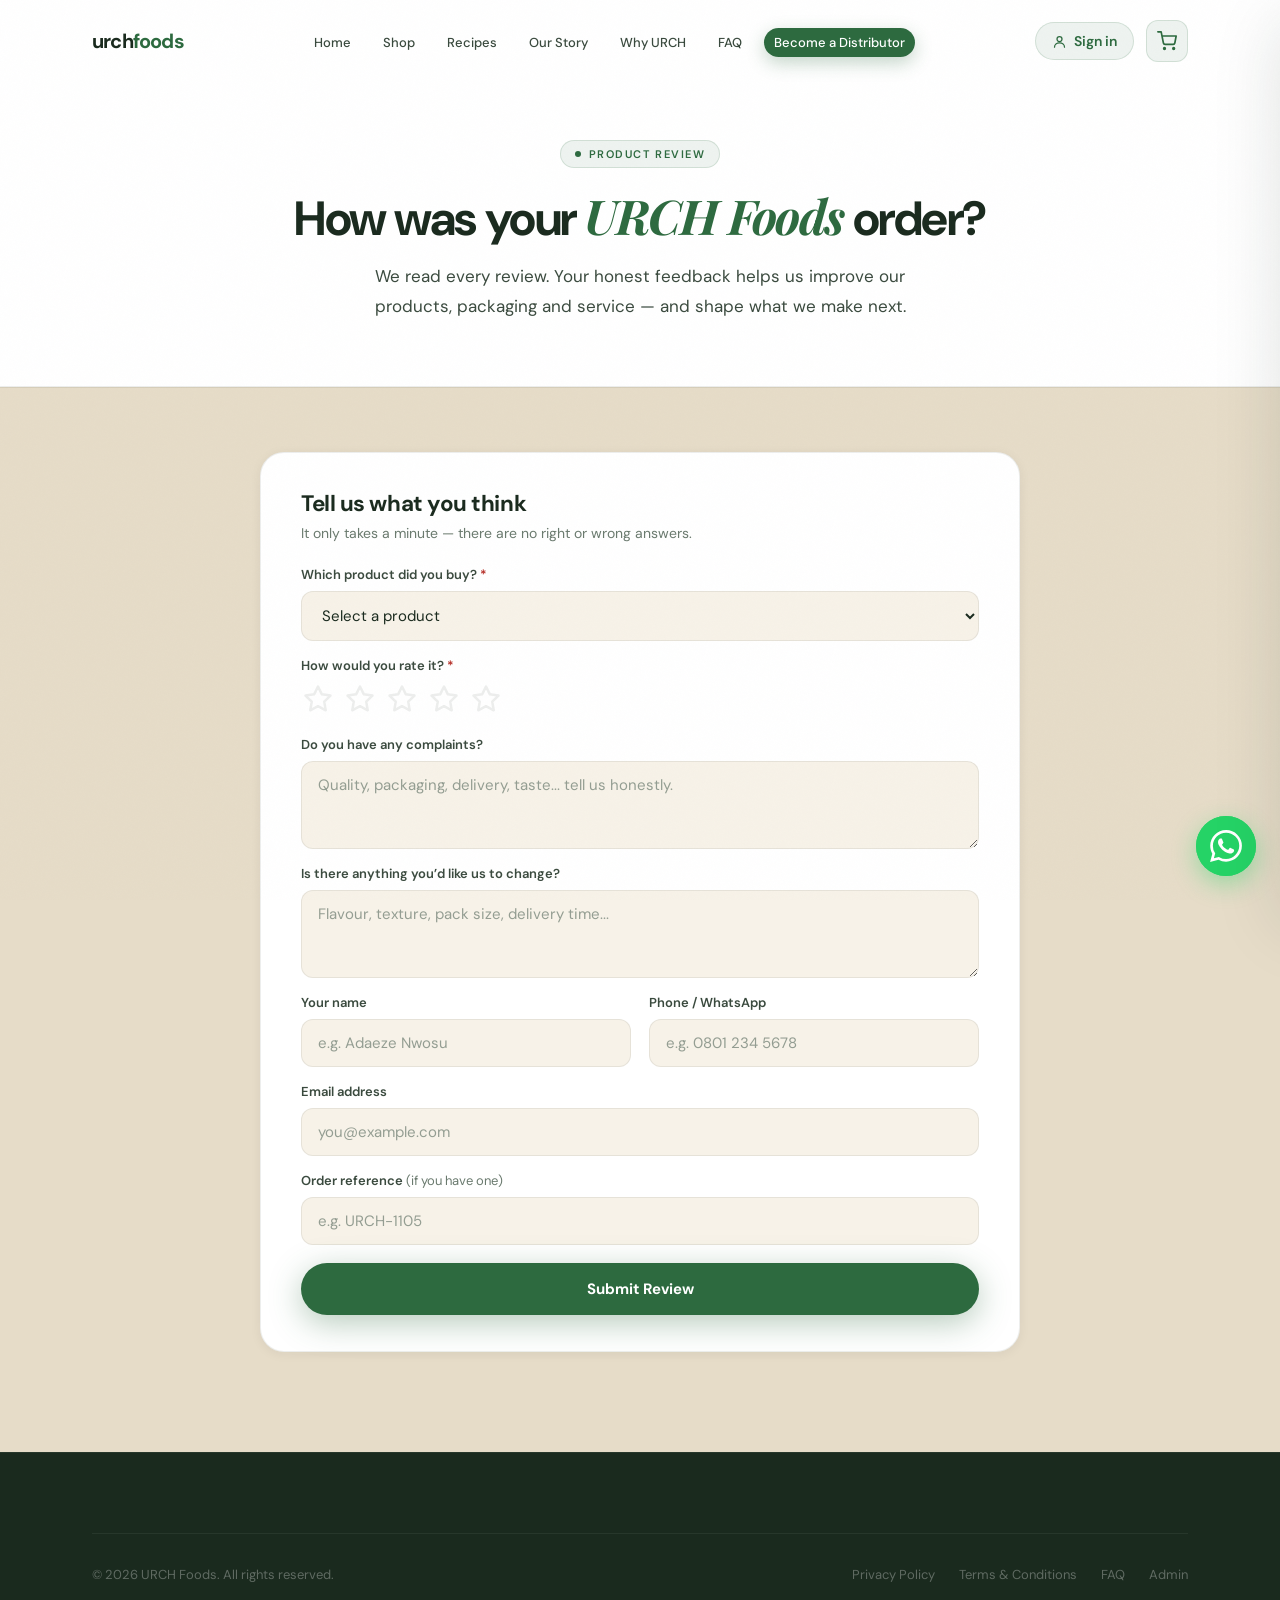
<file: review.html>
<!DOCTYPE html>
<html lang="en">
<head>
  <meta charset="UTF-8" />
  <meta name="viewport" content="width=device-width, initial-scale=1.0" />
  <title>Product Review - URCH Foods - African Foods</title>
  <link rel="icon" type="image/jpeg" href="images/favicon.jpg" />
  <meta name="description" content="Tell us what you think of your URCH Foods order — your honest feedback helps us improve our products, packaging and service." />
  <link rel="preconnect" href="https://fonts.googleapis.com" />
  <link rel="preconnect" href="https://fonts.gstatic.com" crossorigin />
  <link href="https://fonts.googleapis.com/css2?family=DM+Sans:ital,opsz,wght@0,9..40,300;0,9..40,400;0,9..40,500;0,9..40,600;0,9..40,700;1,9..40,300&family=Playfair+Display:ital,wght@0,700;1,600&display=swap" rel="stylesheet" />
  <link rel="stylesheet" href="urch-foods.css" />
</head>
<body>

  <!-- ── MOBILE MENU ── -->
  <div class="mobile-menu" id="mobileMenu" role="dialog" aria-modal="true" aria-label="Navigation">
    <a href="index.html">Home</a>
    <a href="shop.html">Shop</a>
    <a href="recipes.html">Recipes</a>
    <a href="our-story.html">Our Story</a>
    <a href="why-urch.html">Why URCH</a>
    <a href="faq.html">FAQ</a>
    <a href="distributors.html">Become a Distributor</a>
    <a href="shop.html" class="mobile-cta btn-primary">Shop Now</a>
  </div>

  <!-- ── NAV ── -->
  <nav class="nav" id="mainNav" role="navigation" aria-label="Main navigation">
    <div class="nav-inner">
      <a href="index.html" class="nav-logo">urch<span>foods</span></a>
      <ul class="nav-links" role="list">
        <li><a href="index.html">Home</a></li>
        <li><a href="shop.html">Shop</a></li>
        <li><a href="recipes.html">Recipes</a></li>
        <li><a href="our-story.html">Our Story</a></li>
        <li><a href="why-urch.html">Why URCH</a></li>
        <li><a href="faq.html">FAQ</a></li>
        <li><a href="distributors.html" class="nav-distributor">Become a Distributor</a></li>
      </ul>
      <div class="nav-right">
        <a href="login.html" class="nav-signin" aria-label="Sign in to your account">
          <svg viewBox="0 0 24 24" fill="none" stroke="currentColor" stroke-width="2" stroke-linecap="round" stroke-linejoin="round"><circle cx="12" cy="8" r="4"/><path d="M4 21c0-4 3.6-7 8-7s8 3 8 7"/></svg>
          Sign in
        </a>
        <a href="shop.html" class="nav-cart" id="cartIcon" aria-label="Shopping cart">
          <svg viewBox="0 0 24 24" fill="none" stroke="currentColor" stroke-width="2" stroke-linecap="round" stroke-linejoin="round">
            <circle cx="9" cy="21" r="1"/><circle cx="20" cy="21" r="1"/>
            <path d="M1 1h4l2.68 13.39a2 2 0 002 1.61h9.72a2 2 0 002-1.61L23 6H6"/>
          </svg>
          <div class="cart-count" id="cartCount" style="display:none">0</div>
        </a>
        <button class="nav-hamburger" id="hamburger" aria-label="Toggle menu" aria-expanded="false">
          <span></span><span></span><span></span>
        </button>
      </div>
    </div>
  </nav>

  <!-- ── CART DRAWER ── -->
  <div class="cart-overlay" id="cartOverlay"></div>
  <aside class="cart-drawer" id="cartDrawer" role="dialog" aria-modal="true" aria-label="Shopping cart">
    <div class="cart-drawer-header">
      <div class="cart-drawer-title">
        Your Cart
        <span class="cart-drawer-badge" id="cartDrawerBadge">0</span>
      </div>
      <button type="button" class="cart-drawer-close" id="cartDrawerClose" aria-label="Close cart">
        <svg viewBox="0 0 24 24" fill="none" stroke="currentColor" stroke-width="2" stroke-linecap="round" stroke-linejoin="round"><path d="M18 6L6 18M6 6l12 12"/></svg>
      </button>
    </div>

    <div class="cart-drawer-empty" id="cartDrawerEmpty">
      <p>Your cart is empty.</p>
      <a href="shop.html" class="btn-start-shopping">Start Shopping</a>
    </div>

    <div class="cart-drawer-items" id="cartDrawerItems"></div>

    <div class="cart-drawer-footer" id="cartDrawerFooter">
      <div class="cart-drawer-summary">
        <div class="cart-drawer-total-row">
          <span>Subtotal</span>
          <span id="cartSubtotal">&#8358;0</span>
        </div>
        <p class="cart-drawer-note">Shipping &amp; delivery calculated at checkout.</p>
      </div>
      <button type="button" class="cart-drawer-checkout" id="cartCheckout" disabled>
        <span>Checkout</span>
        <span class="cart-drawer-checkout-total" id="cartCheckoutTotal">&#8358;0</span>
      </button>
    </div>
  </aside>

  <!-- ── REVIEW BANNER ── -->
  <section class="review-banner">
    <div class="container">
      <div class="section-label reveal">Product Review</div>
      <h1 class="section-title reveal reveal-delay-1">How was your <em>URCH Foods</em> order?</h1>
      <p class="section-sub reveal reveal-delay-2">We read every review. Your honest feedback helps us improve our products, packaging and service — and shape what we make next.</p>
    </div>
  </section>

  <!-- ── REVIEW FORM ── -->
  <section class="review-section review-section-alt">
    <div class="container">
      <div class="review-wrap">

        <div class="review-card reveal">
          <div class="review-form-head">
            <h2>Tell us what you think</h2>
            <p>It only takes a minute — there are no right or wrong answers.</p>
          </div>

          <form class="review-form" id="reviewForm" novalidate>
            <div class="review-form-grid">

              <div class="review-field span-2">
                <label for="revProduct">Which product did you buy? <em>*</em></label>
                <select id="revProduct" name="product" required>
                  <option value="" disabled selected>Select a product</option>
                </select>
                <div class="review-field" id="revOtherWrap" hidden>
                  <input type="text" id="revOther" name="otherProduct" placeholder="Type the product name" />
                </div>
              </div>

              <div class="review-field span-2">
                <label>How would you rate it? <em>*</em></label>
                <div class="review-stars" id="revStars" role="radiogroup" aria-label="Star rating">
                  <button type="button" class="review-star" data-value="1" aria-label="1 star">
                    <svg viewBox="0 0 24 24" fill="none" stroke="currentColor" stroke-width="2" stroke-linecap="round" stroke-linejoin="round"><path d="M12 2l3.09 6.26L22 9.27l-5 4.87 1.18 6.88L12 17.77l-6.18 3.25L7 14.14 2 9.27l6.91-1.01z"/></svg>
                  </button>
                  <button type="button" class="review-star" data-value="2" aria-label="2 stars">
                    <svg viewBox="0 0 24 24" fill="none" stroke="currentColor" stroke-width="2" stroke-linecap="round" stroke-linejoin="round"><path d="M12 2l3.09 6.26L22 9.27l-5 4.87 1.18 6.88L12 17.77l-6.18 3.25L7 14.14 2 9.27l6.91-1.01z"/></svg>
                  </button>
                  <button type="button" class="review-star" data-value="3" aria-label="3 stars">
                    <svg viewBox="0 0 24 24" fill="none" stroke="currentColor" stroke-width="2" stroke-linecap="round" stroke-linejoin="round"><path d="M12 2l3.09 6.26L22 9.27l-5 4.87 1.18 6.88L12 17.77l-6.18 3.25L7 14.14 2 9.27l6.91-1.01z"/></svg>
                  </button>
                  <button type="button" class="review-star" data-value="4" aria-label="4 stars">
                    <svg viewBox="0 0 24 24" fill="none" stroke="currentColor" stroke-width="2" stroke-linecap="round" stroke-linejoin="round"><path d="M12 2l3.09 6.26L22 9.27l-5 4.87 1.18 6.88L12 17.77l-6.18 3.25L7 14.14 2 9.27l6.91-1.01z"/></svg>
                  </button>
                  <button type="button" class="review-star" data-value="5" aria-label="5 stars">
                    <svg viewBox="0 0 24 24" fill="none" stroke="currentColor" stroke-width="2" stroke-linecap="round" stroke-linejoin="round"><path d="M12 2l3.09 6.26L22 9.27l-5 4.87 1.18 6.88L12 17.77l-6.18 3.25L7 14.14 2 9.27l6.91-1.01z"/></svg>
                  </button>
                </div>
              </div>

              <div class="review-field span-2">
                <label for="revComplaint">Do you have any complaints?</label>
                <textarea id="revComplaint" name="complaint" rows="3" placeholder="Quality, packaging, delivery, taste... tell us honestly."></textarea>
              </div>

              <div class="review-field span-2">
                <label for="revChange">Is there anything you&rsquo;d like us to change?</label>
                <textarea id="revChange" name="change" rows="3" placeholder="Flavour, texture, pack size, delivery time..."></textarea>
              </div>

              <div class="review-field">
                <label for="revName">Your name</label>
                <input type="text" id="revName" name="name" placeholder="e.g. Adaeze Nwosu" autocomplete="name" />
              </div>
              <div class="review-field">
                <label for="revPhone">Phone / WhatsApp</label>
                <input type="tel" id="revPhone" name="phone" placeholder="e.g. 0801 234 5678" autocomplete="tel" />
              </div>
              <div class="review-field span-2">
                <label for="revEmail">Email address</label>
                <input type="email" id="revEmail" name="email" placeholder="you@example.com" autocomplete="email" />
              </div>
              <div class="review-field span-2">
                <label for="revOrder">Order reference <span>(if you have one)</span></label>
                <input type="text" id="revOrder" name="order" placeholder="e.g. URCH-1105" />
              </div>

            </div>

            <p class="review-error" id="revError" hidden></p>

            <button type="submit" class="review-submit" id="revSubmit">Submit Review</button>
          </form>

          <div class="review-success" id="revSuccess" hidden>
            <div class="review-success-icon">
              <svg viewBox="0 0 24 24" fill="none" stroke="currentColor" stroke-width="2.5" stroke-linecap="round" stroke-linejoin="round"><path d="M20 6L9 17l-5-5"/></svg>
            </div>
            <h2>Thank you for your feedback!</h2>
            <p>Your review has been sent to our team. It helps us improve our products and service.</p>
            <div class="review-success-actions">
              <a href="shop.html" class="btn-primary-lg">Continue Shopping <span class="btn-arrow">&rarr;</span></a>
              <button type="button" class="btn-outline-lg" id="revWhatsAppShare">Share on WhatsApp</button>
            </div>
          </div>
        </div>

      </div>
    </div>
  </section>

  <!-- ── FOOTER ── -->
  <footer class="footer">
    <div class="container">
      <div class="footer-bottom">
        <div class="footer-copy">
          &copy; 2026 URCH Foods. All rights reserved.
        </div>
        <div class="footer-legal">
          <a href="#">Privacy Policy</a>
          <a href="#">Terms &amp; Conditions</a>
          <a href="faq.html">FAQ</a>
          <a href="admin.html">Admin</a>
        </div>
      </div>
    </div>
  </footer>

  <script src="urch-foods.js"></script>

  <script>
    /* ── Product Review Form ── */
    (function () {
      var REVIEWS_KEY = "urch_reviews";
      var REMINDERS_KEY = "urch_review_reminders";

      var form = document.getElementById("reviewForm");
      var submitBtn = document.getElementById("revSubmit");
      var errorEl = document.getElementById("revError");
      var successEl = document.getElementById("revSuccess");
      var starsEl = document.getElementById("revStars");
      var rating = 0;

      function getValue(id) {
        var el = document.getElementById(id);
        return el ? el.value.trim() : "";
      }

      function readJSON(key, fallback) {
        try {
          var raw = localStorage.getItem(key);
          var val = raw ? JSON.parse(raw) : null;
          return val == null ? fallback : val;
        } catch (err) {
          return fallback;
        }
      }

      function getReviews() {
        var list = readJSON(REVIEWS_KEY, []);
        return Array.isArray(list) ? list : [];
      }

      function saveReviews(list) {
        try {
          localStorage.setItem(REVIEWS_KEY, JSON.stringify(list));
          return true;
        } catch (err) {
          showError("Could not save your review. Please try again.");
          return false;
        }
      }

      function markReminderReviewed(orderId) {
        var reminders = readJSON(REMINDERS_KEY, []);
        if (!Array.isArray(reminders)) return;
        var changed = false;
        reminders.forEach(function (r) {
          if (r && r.orderId === orderId && !r.reviewed) {
            r.reviewed = true;
            changed = true;
          }
        });
        if (changed) {
          try {
            localStorage.setItem(REMINDERS_KEY, JSON.stringify(reminders));
          } catch (err) {}
        }
      }

      function escapeHtml(str) {
        return String(str)
          .replace(/&/g, "&amp;")
          .replace(/</g, "&lt;")
          .replace(/>/g, "&gt;")
          .replace(/"/g, "&quot;");
      }

      /* Populate product select from the catalog (seeded by urch-foods.js) */
      var productSelect = document.getElementById("revProduct");
      var otherWrap = document.getElementById("revOtherWrap");
      var catalog = readJSON("urch_products", null);
      var productNames = catalog && Array.isArray(catalog)
        ? catalog.map(function (p) { return p.name || p.productName || ""; }).filter(Boolean)
        : [];
      if (!productNames.length) {
        productNames = [
          "Achicha", "Agbugbu (Fio-Fio)", "Akidi Oji", "Okpa Flour"
        ];
      }
      var query = new URLSearchParams(window.location.search);
      var prefillProduct = query.get("product");
      productNames.forEach(function (name) {
        var opt = document.createElement("option");
        opt.value = name;
        opt.textContent = name;
        productSelect.appendChild(opt);
      });
      var otherOpt = document.createElement("option");
      otherOpt.value = "__other";
      otherOpt.textContent = "Something else...";
      productSelect.appendChild(otherOpt);

      productSelect.addEventListener("change", function () {
        otherWrap.hidden = productSelect.value !== "__other";
      });

      /* Prefill from URL params */
      var orderEl = document.getElementById("revOrder");
      if (prefillProduct && prefillProduct !== "__other") productSelect.value = prefillProduct;
      if (query.get("order")) orderEl.value = query.get("order");

      /* Star rating */
      var starButtons = starsEl.querySelectorAll(".review-star");
      function setRating(val) {
        rating = val;
        starButtons.forEach(function (btn) {
          var active = Number(btn.getAttribute("data-value")) <= val;
          btn.classList.toggle("active", active);
        });
        starsEl.setAttribute("aria-valuenow", String(val));
      }
      starButtons.forEach(function (btn) {
        btn.addEventListener("click", function () {
          setRating(Number(btn.getAttribute("data-value")));
        });
      });

      function showError(msg) {
        if (!errorEl) return;
        errorEl.textContent = msg;
        errorEl.hidden = false;
      }
      function clearError() {
        if (errorEl) errorEl.hidden = true;
      }

      function shareOnWhatsApp(record) {
        var lines = [
          "Hello URCH Foods! I'd like to share my review:",
          "",
          "\u2022 Product: " + record.product,
          "\u2022 Rating: " + record.rating + "/5",
          record.complaint ? "\u2022 Complaint: " + record.complaint : "",
          record.change ? "\u2022 Change I'd like: " + record.change : "",
          record.order ? "\u2022 Order: " + record.order : ""
        ].filter(Boolean);
        var number = "2348012345678";
        window.open("https://wa.me/" + number + "?text=" + encodeURIComponent(lines.join("\n")), "_blank");
      }

      if (form) {
        form.addEventListener("submit", function (e) {
          e.preventDefault();
          clearError();

          var product = getValue("revProduct");
          var other = getValue("revOther");
          var complaint = getValue("revComplaint");
          var change = getValue("revChange");
          var order = getValue("revOrder");

          if (!product) return showError("Please select the product you bought.");
          if (product === "__other" && !other) return showError("Please type the product name.");
          if (rating === 0) return showError("Please tap the stars to rate the product.");

          if (submitBtn) {
            submitBtn.classList.add("loading");
            submitBtn.textContent = "Submitting\u2026";
          }

          var record = {
            id: "r_" + Date.now().toString(36) + Math.random().toString(36).slice(2, 7),
            ts: Date.now(),
            status: "New",
            order: order,
            product: product === "__other" ? other : product,
            rating: rating,
            complaint: complaint,
            change: change,
            name: getValue("revName"),
            phone: getValue("revPhone"),
            email: getValue("revEmail")
          };

          var list = getReviews();
          list.unshift(record);
          if (!saveReviews(list)) {
            if (submitBtn) {
              submitBtn.classList.remove("loading");
              submitBtn.textContent = "Submit Review";
            }
            return;
          }

          if (order) markReminderReviewed(order);
          form.style.display = "none";
          successEl.hidden = false;
          successEl.scrollIntoView({ behavior: "smooth", block: "center" });

          document.getElementById("revWhatsAppShare").addEventListener("click", function () {
            shareOnWhatsApp(record);
          });
        });
      }
    })();
  </script>

  <!-- ── FLOATING WHATSAPP ── -->
  <a href="https://wa.me/2348012345678" class="whatsapp-float" id="whatsappFloat" target="_blank" rel="noopener" aria-label="Chat with us on WhatsApp">
    <svg viewBox="0 0 24 24" fill="currentColor" aria-hidden="true"><path d="M17.472 14.382c-.297-.149-1.758-.867-2.03-.967-.273-.099-.471-.148-.67.15-.197.297-.767.966-.94 1.164-.173.199-.347.223-.644.075-.297-.15-1.255-.463-2.39-1.475-.883-.788-1.48-1.761-1.653-2.059-.173-.297-.018-.458.13-.606.134-.133.298-.347.446-.52.149-.174.198-.298.298-.497.099-.198.05-.371-.025-.52-.075-.149-.669-1.612-.916-2.207-.242-.579-.487-.5-.669-.51-.173-.008-.371-.01-.57-.01-.198 0-.52.074-.792.372-.272.297-1.04 1.016-1.04 2.479 0 1.462 1.065 2.875 1.213 3.074.149.198 2.096 3.2 5.077 4.487.709.306 1.262.489 1.694.625.712.227 1.36.195 1.871.118.571-.085 1.758-.719 2.006-1.413.248-.694.248-1.289.173-1.413-.074-.124-.272-.198-.57-.347m-5.421 7.403h-.004a9.87 9.87 0 01-5.031-1.378l-.361-.214-3.741.982.998-3.648-.235-.374a9.86 9.86 0 01-1.51-5.26c.001-5.45 4.436-9.884 9.888-9.884 2.64 0 5.122 1.03 6.988 2.898a9.825 9.825 0 012.893 6.994c-.003 5.45-4.437 9.884-9.885 9.884m8.413-18.297A11.815 11.815 0 0012.05 0C5.495 0 .16 5.335.157 11.892c0 2.096.547 4.142 1.588 5.945L.057 24l6.305-1.654a11.882 11.882 0 005.683 1.448h.005c6.554 0 11.89-5.335 11.893-11.893a11.821 11.821 0 00-3.48-8.413z"/></svg>
    <span class="whatsapp-label">Chat with us</span>
  </a>
</body>
</html>
</file>
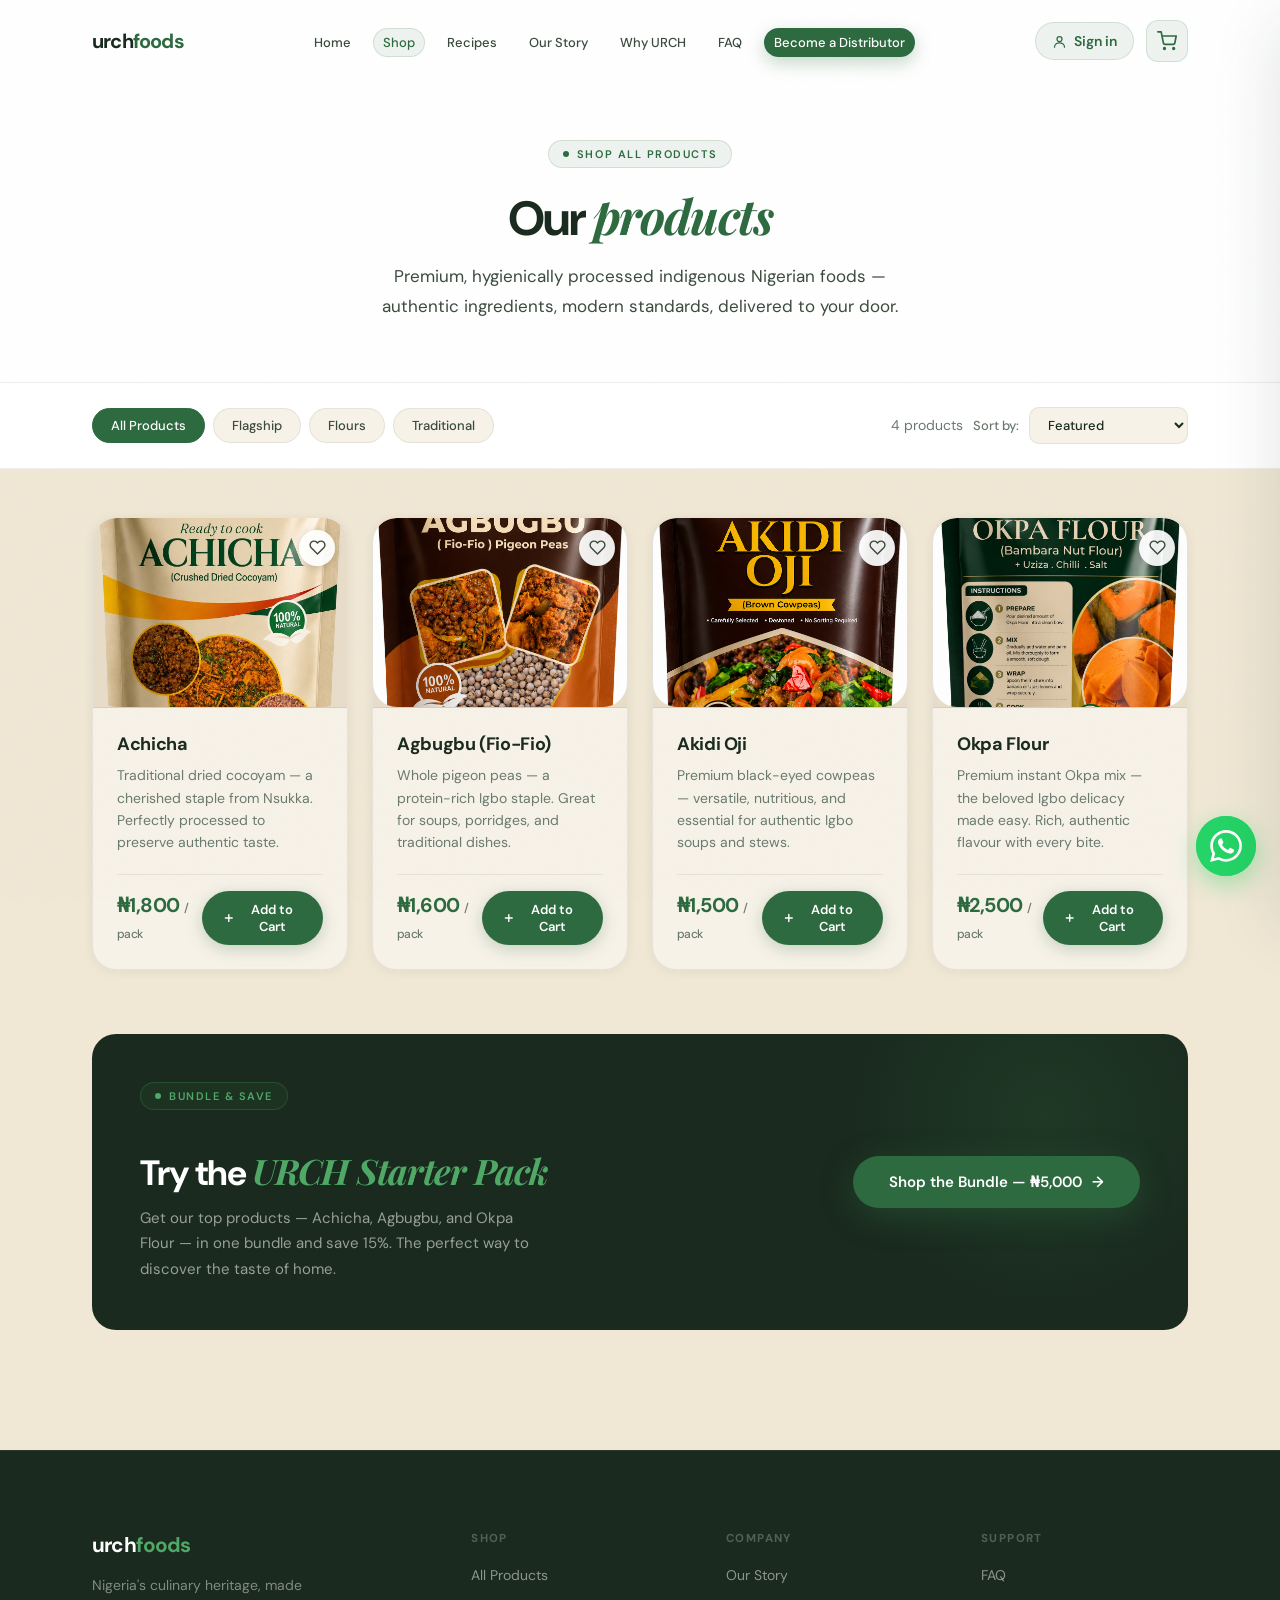
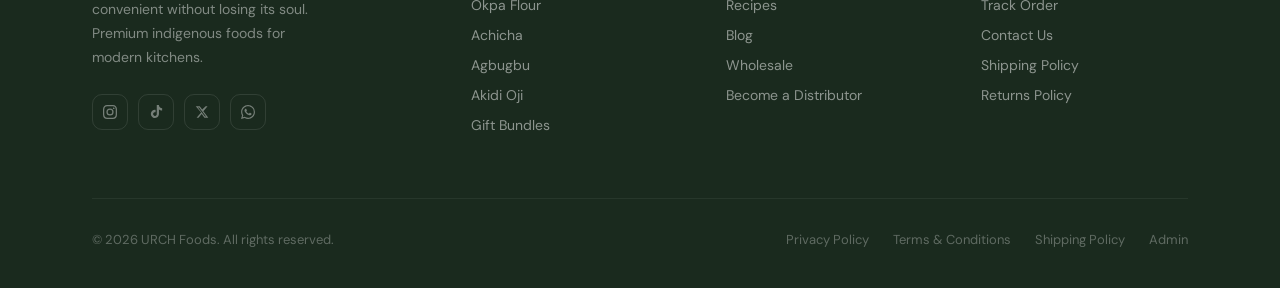
<file: shop.html>
<!DOCTYPE html>
<html lang="en">
<head>
  <meta charset="UTF-8" />
  <meta name="viewport" content="width=device-width, initial-scale=1.0" />
  <title>Shop - URCH Foods - African Foods</title>
  <link rel="icon" type="image/jpeg" href="images/favicon.jpg" />
  <meta name="description" content="Shop authentic indigenous Nigerian foods online. Browse Achicha, Agbugbu, Akidi Oji, and Okpa Flour. Premium quality, delivered to your door." />
  <link rel="preconnect" href="https://fonts.googleapis.com" />
  <link rel="preconnect" href="https://fonts.gstatic.com" crossorigin />
  <link href="https://fonts.googleapis.com/css2?family=DM+Sans:ital,opsz,wght@0,9..40,300;0,9..40,400;0,9..40,500;0,9..40,600;0,9..40,700;1,9..40,300&family=Playfair+Display:ital,wght@0,700;1,600&display=swap" rel="stylesheet" />
  <link rel="stylesheet" href="urch-foods.css" />
</head>
<body>

  <!-- ── MOBILE MENU ── -->
  <div class="mobile-menu" id="mobileMenu" role="dialog" aria-modal="true" aria-label="Navigation">
    <a href="index.html">Home</a>
    <a href="shop.html">Shop</a>
    <a href="recipes.html">Recipes</a>
    <a href="our-story.html">Our Story</a>
    <a href="why-urch.html">Why URCH</a>
    <a href="faq.html">FAQ</a>
    <a href="distributors.html">Become a Distributor</a>
    <a href="shop.html" class="mobile-cta btn-primary">Shop Now</a>
  </div>

  <!-- ── NAV ── -->
  <nav class="nav" id="mainNav" role="navigation" aria-label="Main navigation">
    <div class="nav-inner">
      <a href="index.html" class="nav-logo">urch<span>foods</span></a>
      <ul class="nav-links" role="list">
        <li><a href="index.html">Home</a></li>
        <li><a href="shop.html" class="active">Shop</a></li>
        <li><a href="recipes.html">Recipes</a></li>
        <li><a href="our-story.html">Our Story</a></li>
        <li><a href="why-urch.html">Why URCH</a></li>
        <li><a href="faq.html">FAQ</a></li>
        <li><a href="distributors.html" class="nav-distributor">Become a Distributor</a></li>
      </ul>
      <div class="nav-right">
        <a href="login.html" class="nav-signin" aria-label="Sign in to your account">
          <svg viewBox="0 0 24 24" fill="none" stroke="currentColor" stroke-width="2" stroke-linecap="round" stroke-linejoin="round"><circle cx="12" cy="8" r="4"/><path d="M4 21c0-4 3.6-7 8-7s8 3 8 7"/></svg>
          Sign in
        </a>
        <a href="shop.html" class="nav-cart" id="cartIcon" aria-label="Shopping cart">
          <svg viewBox="0 0 24 24" fill="none" stroke="currentColor" stroke-width="2" stroke-linecap="round" stroke-linejoin="round">
            <circle cx="9" cy="21" r="1"/><circle cx="20" cy="21" r="1"/>
            <path d="M1 1h4l2.68 13.39a2 2 0 002 1.61h9.72a2 2 0 002-1.61L23 6H6"/>
          </svg>
          <div class="cart-count" id="cartCount" style="display:none">0</div>
        </a>
        <button class="nav-hamburger" id="hamburger" aria-label="Toggle menu" aria-expanded="false">
          <span></span><span></span><span></span>
        </button>
      </div>
    </div>
  </nav>

  <!-- ── CART DRAWER ── -->
  <div class="cart-overlay" id="cartOverlay"></div>
  <aside class="cart-drawer" id="cartDrawer" role="dialog" aria-modal="true" aria-label="Shopping cart">
    <div class="cart-drawer-header">
      <div class="cart-drawer-title">
        Your Cart
        <span class="cart-drawer-badge" id="cartDrawerBadge">0</span>
      </div>
      <button type="button" class="cart-drawer-close" id="cartDrawerClose" aria-label="Close cart">
        <svg viewBox="0 0 24 24" fill="none" stroke="currentColor" stroke-width="2" stroke-linecap="round" stroke-linejoin="round"><path d="M18 6L6 18M6 6l12 12"/></svg>
      </button>
    </div>

    <div class="cart-drawer-empty" id="cartDrawerEmpty">
      <p>Your cart is empty.</p>
      <a href="shop.html" class="btn-start-shopping">Start Shopping</a>
    </div>

    <div class="cart-drawer-items" id="cartDrawerItems"></div>

    <div class="cart-drawer-footer" id="cartDrawerFooter">
      <div class="cart-drawer-summary">
        <div class="cart-drawer-total-row">
          <span>Subtotal</span>
          <span id="cartSubtotal">&#8358;0</span>
        </div>
        <p class="cart-drawer-note">Shipping &amp; delivery calculated at checkout.</p>
      </div>
      <button type="button" class="cart-drawer-checkout" id="cartCheckout" disabled>
        <span>Checkout</span>
        <span class="cart-drawer-checkout-total" id="cartCheckoutTotal">&#8358;0</span>
      </button>
    </div>
  </aside>

  <!-- ── SHOP BANNER ── -->
  <section class="shop-banner">
    <div class="container">
      <div class="section-label reveal">Shop All Products</div>
      <h1 class="section-title reveal reveal-delay-1">Our <em>products</em></h1>
      <p class="section-sub reveal reveal-delay-2">Premium, hygienically processed indigenous Nigerian foods — authentic ingredients, modern standards, delivered to your door.</p>
    </div>
  </section>

  <!-- ── FILTER BAR ── -->
  <div class="shop-controls">
    <div class="container">
      <div class="shop-controls-inner">
        <div class="shop-filters">
          <button class="filter-btn active" data-filter="all">All Products</button>
          <button class="filter-btn" data-filter="flagship">Flagship</button>
          <button class="filter-btn" data-filter="flour">Flours</button>
          <button class="filter-btn" data-filter="traditional">Traditional</button>
        </div>
        <div class="shop-sort">
          <span class="shop-result-count" id="resultCount">4 products</span>
          <label for="sortSelect">Sort by:</label>
          <select id="sortSelect">
            <option value="featured">Featured</option>
            <option value="price-low">Price: Low to High</option>
            <option value="price-high">Price: High to Low</option>
            <option value="name">Name: A–Z</option>
          </select>
        </div>
      </div>
    </div>
  </div>

  <!-- ── PRODUCT GRID ── -->
  <section class="shop-section">
    <div class="container">
      <div class="shop-grid" id="shopGrid"></div>
      <!-- ── BUNDLE & SAVE BANNER ── -->
      <div class="bundle-banner reveal">
        <div class="bundle-content">
          <div class="section-label">Bundle &amp; Save</div>
          <h2 class="bundle-title">Try the <em>URCH Starter Pack</em></h2>
          <p class="bundle-desc">Get our top products — Achicha, Agbugbu, and Okpa Flour — in one bundle and save 15%. The perfect way to discover the taste of home.</p>
        </div>
        <div class="bundle-cta">
          <a href="#" class="btn-bundle">
            Shop the Bundle — &#8358;5,000
            <span>&rarr;</span>
          </a>
        </div>
      </div>

    </div>
  </section>

  <!-- ── FOOTER ── -->
  <footer class="footer">
    <div class="container">
      <div class="footer-grid">
        <div class="footer-brand">
          <a href="index.html" class="nav-logo">urch<span style="color:var(--accent-light)">foods</span></a>
          <p class="footer-brand-desc">Nigeria's culinary heritage, made convenient without losing its soul. Premium indigenous foods for modern kitchens.</p>
          <div class="footer-socials">
            <a href="#" class="social-btn" aria-label="Instagram">
              <svg width="14" height="14" viewBox="0 0 24 24" fill="currentColor"><path d="M12 2.163c3.204 0 3.584.012 4.85.07 3.252.148 4.771 1.691 4.919 4.919.058 1.265.069 1.645.069 4.849 0 3.205-.012 3.584-.069 4.849-.149 3.225-1.664 4.771-4.919 4.919-1.266.058-1.644.07-4.85.07-3.204 0-3.584-.012-4.849-.07-3.26-.149-4.771-1.699-4.919-4.92-.058-1.265-.07-1.644-.07-4.849 0-3.204.013-3.583.07-4.849.149-3.227 1.664-4.771 4.919-4.919 1.266-.057 1.645-.069 4.849-.069zM12 0C8.741 0 8.333.014 7.053.072 2.695.272.273 2.69.073 7.052.014 8.333 0 8.741 0 12c0 3.259.014 3.668.072 4.948.2 4.358 2.618 6.78 6.98 6.98C8.333 23.986 8.741 24 12 24c3.259 0 3.668-.014 4.948-.072 4.354-.2 6.782-2.618 6.979-6.98.059-1.28.073-1.689.073-4.948 0-3.259-.014-3.667-.072-4.947-.196-4.354-2.617-6.78-6.979-6.98C15.668.014 15.259 0 12 0zm0 5.838a6.162 6.162 0 100 12.324 6.162 6.162 0 000-12.324zM12 16a4 4 0 110-8 4 4 0 010 8zm6.406-11.845a1.44 1.44 0 100 2.881 1.44 1.44 0 000-2.881z"/></svg>
            </a>
            <a href="#" class="social-btn" aria-label="TikTok">
              <svg width="13" height="13" viewBox="0 0 24 24" fill="currentColor"><path d="M12.525.02c1.31-.02 2.61-.01 3.91-.02.08 1.53.63 3.09 1.75 4.17 1.12 1.11 2.7 1.62 4.24 1.79v4.03c-1.44-.05-2.89-.35-4.2-.97-.57-.26-1.1-.59-1.62-.93-.01 2.92.01 5.84-.02 8.75-.08 1.4-.54 2.79-1.35 3.94-1.31 1.92-3.58 3.17-5.91 3.21-1.43.08-2.86-.31-4.08-1.03-2.02-1.19-3.44-3.37-3.65-5.71-.02-.5-.03-1-.01-1.49.18-1.9 1.12-3.72 2.58-4.96 1.66-1.44 3.98-2.13 6.15-1.72.02 1.48-.04 2.96-.04 4.44-.99-.32-2.15-.23-3.02.37-.63.41-1.11 1.04-1.36 1.75-.21.51-.15 1.07-.14 1.61.24 1.64 1.82 3.02 3.5 2.87 1.12-.01 2.19-.66 2.77-1.61.19-.33.4-.67.41-1.06.1-1.79.06-3.57.07-5.36.01-4.03-.01-8.05.02-12.07z"/></svg>
            </a>
            <a href="#" class="social-btn" aria-label="Twitter / X">
              <svg width="14" height="14" viewBox="0 0 24 24" fill="currentColor"><path d="M18.244 2.25h3.308l-7.227 8.26 8.502 11.24H16.17l-4.714-6.231-5.401 6.231H2.744l7.73-8.835L1.254 2.25H8.08l4.253 5.622zm-1.161 17.52h1.833L7.084 4.126H5.117z"/></svg>
            </a>
            <a href="#" class="social-btn" aria-label="WhatsApp">
              <svg width="14" height="14" viewBox="0 0 24 24" fill="currentColor"><path d="M17.472 14.382c-.297-.149-1.758-.867-2.03-.967-.273-.099-.471-.148-.67.15-.197.297-.767.966-.94 1.164-.173.199-.347.223-.644.075-.297-.15-1.255-.463-2.39-1.475-.883-.788-1.48-1.761-1.653-2.059-.173-.297-.018-.458.13-.606.134-.133.298-.347.446-.52.149-.174.198-.298.298-.497.099-.198.05-.371-.025-.52-.075-.149-.669-1.612-.916-2.207-.242-.579-.487-.5-.669-.51-.173-.008-.371-.01-.57-.01-.198 0-.52.074-.792.372-.272.297-1.04 1.016-1.04 2.479 0 1.462 1.065 2.875 1.213 3.074.149.198 2.096 3.2 5.077 4.487.709.306 1.262.489 1.694.625.712.227 1.36.195 1.871.118.571-.085 1.758-.719 2.006-1.413.248-.694.248-1.289.173-1.413-.074-.124-.272-.198-.57-.347m-5.421 7.403h-.004a9.87 9.87 0 01-5.031-1.378l-.361-.214-3.741.982.998-3.648-.235-.374a9.86 9.86 0 01-1.51-5.26c.001-5.45 4.436-9.884 9.888-9.884 2.64 0 5.122 1.03 6.988 2.898a9.825 9.825 0 012.893 6.994c-.003 5.45-4.437 9.884-9.885 9.884m8.413-18.297A11.815 11.815 0 0012.05 0C5.495 0 .16 5.335.157 11.892c0 2.096.547 4.142 1.588 5.945L.057 24l6.305-1.654a11.882 11.882 0 005.683 1.448h.005c6.554 0 11.89-5.335 11.893-11.893a11.821 11.821 0 00-3.48-8.413z"/></svg>
            </a>
          </div>
        </div>
        <div>
          <div class="footer-col-label">Shop</div>
          <div class="footer-links">
            <a href="shop.html">All Products</a>
            <a href="shop.html">Okpa Flour</a>
            <a href="shop.html">Achicha</a>
            <a href="shop.html">Agbugbu</a>
            <a href="shop.html">Akidi Oji</a>
            <a href="shop.html">Gift Bundles</a>
          </div>
        </div>
        <div>
          <div class="footer-col-label">Company</div>
          <div class="footer-links">
            <a href="our-story.html">Our Story</a>
            <a href="recipes.html">Recipes</a>
            <a href="#">Blog</a>
            <a href="#">Wholesale</a>
            <a href="distributors.html">Become a Distributor</a>
          </div>
        </div>
        <div>
          <div class="footer-col-label">Support</div>
          <div class="footer-links">
            <a href="faq.html">FAQ</a>
            <a href="#">Track Order</a>
            <a href="#">Contact Us</a>
            <a href="#">Shipping Policy</a>
            <a href="#">Returns Policy</a>
          </div>
        </div>
      </div>
      <div class="footer-bottom">
        <div class="footer-copy">
          &copy; 2026 URCH Foods. All rights reserved.
        </div>
        <div class="footer-legal">
          <a href="#">Privacy Policy</a>
          <a href="#">Terms &amp; Conditions</a>
          <a href="#">Shipping Policy</a>
          <a href="admin.html">Admin</a>
        </div>
      </div>
    </div>
  </footer>

  <script src="urch-foods.js"></script>
  <script>
    /* ── Shop Filter & Sort ── */
    (function () {
      var filterBtns = document.querySelectorAll('.filter-btn');
      var shopGrid = document.getElementById('shopGrid');
      var resultCount = document.getElementById('resultCount');
      var sortSelect = document.getElementById('sortSelect');
      var cards = Array.from(shopGrid.querySelectorAll('.product-card'));

      function getVisibleCards() {
        return cards.filter(function (c) { return c.style.display !== 'none'; });
      }

      function updateCount() {
        var count = getVisibleCards().length;
        resultCount.textContent = count + ' product' + (count !== 1 ? 's' : '');
      }

      filterBtns.forEach(function (btn) {
        btn.addEventListener('click', function () {
          filterBtns.forEach(function (b) { b.classList.remove('active'); });
          btn.classList.add('active');
          var filter = btn.getAttribute('data-filter');
          cards.forEach(function (card) {
            var cats = card.getAttribute('data-category') || '';
            if (filter === 'all' || cats.indexOf(filter) !== -1) {
              card.style.display = '';
            } else {
              card.style.display = 'none';
            }
          });
          updateCount();
        });
      });

      sortSelect.addEventListener('change', function () {
        var val = sortSelect.value;
        var sorted = cards.slice();
        sorted.sort(function (a, b) {
          if (val === 'price-low') return Number(a.dataset.price) - Number(b.dataset.price);
          if (val === 'price-high') return Number(b.dataset.price) - Number(a.dataset.price);
          if (val === 'name') return a.dataset.name.localeCompare(b.dataset.name);
          return 0;
        });
        sorted.forEach(function (card) { shopGrid.appendChild(card); });
      });

      updateCount();
    })();
  </script>

  <!-- ── FLOATING WHATSAPP ── -->
  <a href="https://wa.me/2348012345678" class="whatsapp-float" id="whatsappFloat" target="_blank" rel="noopener" aria-label="Chat with us on WhatsApp">
    <svg viewBox="0 0 24 24" fill="currentColor" aria-hidden="true"><path d="M17.472 14.382c-.297-.149-1.758-.867-2.03-.967-.273-.099-.471-.148-.67.15-.197.297-.767.966-.94 1.164-.173.199-.347.223-.644.075-.297-.15-1.255-.463-2.39-1.475-.883-.788-1.48-1.761-1.653-2.059-.173-.297-.018-.458.13-.606.134-.133.298-.347.446-.52.149-.174.198-.298.298-.497.099-.198.05-.371-.025-.52-.075-.149-.669-1.612-.916-2.207-.242-.579-.487-.5-.669-.51-.173-.008-.371-.01-.57-.01-.198 0-.52.074-.792.372-.272.297-1.04 1.016-1.04 2.479 0 1.462 1.065 2.875 1.213 3.074.149.198 2.096 3.2 5.077 4.487.709.306 1.262.489 1.694.625.712.227 1.36.195 1.871.118.571-.085 1.758-.719 2.006-1.413.248-.694.248-1.289.173-1.413-.074-.124-.272-.198-.57-.347m-5.421 7.403h-.004a9.87 9.87 0 01-5.031-1.378l-.361-.214-3.741.982.998-3.648-.235-.374a9.86 9.86 0 01-1.51-5.26c.001-5.45 4.436-9.884 9.888-9.884 2.64 0 5.122 1.03 6.988 2.898a9.825 9.825 0 012.893 6.994c-.003 5.45-4.437 9.884-9.885 9.884m8.413-18.297A11.815 11.815 0 0012.05 0C5.495 0 .16 5.335.157 11.892c0 2.096.547 4.142 1.588 5.945L.057 24l6.305-1.654a11.882 11.882 0 005.683 1.448h.005c6.554 0 11.89-5.335 11.893-11.893a11.821 11.821 0 00-3.48-8.413z"/></svg>
    <span class="whatsapp-label">Chat with us</span>
  </a>
</body>
</html>
</file>
<file: urch-foods.css>
/* URCH Foods — E-commerce Website Styles */

/* ── TOKENS ── */
:root {
  --bg:             #F0E8D5;
  --bg-alt:         #E6DCC8;
  --surface:        #FFFFFF;
  --surface-2:      #F7F2E8;
  --accent:         #2D6A3F;
  --accent-mid:     #3A8B52;
  --accent-light:   #4FA866;
  --accent-ghost:   rgba(45,106,63,0.08);
  --accent-border:  rgba(45,106,63,0.15);
  --text-1:         #1A2A1E;
  --text-2:         #3A4A3E;
  --text-3:         #6A7A6E;
  --border:         rgba(26,42,30,0.08);
  --shadow-sm:      0 2px 12px rgba(26,42,30,0.06);
  --shadow-md:      0 8px 32px rgba(26,42,30,0.10);
  --shadow-lg:      0 24px 64px rgba(26,42,30,0.13);
  --silk:           cubic-bezier(0.16, 1, 0.3, 1);
  --silk-dur:       0.8s;
  --radius:         16px;
  --radius-lg:      24px;
}

/* ── RESET ── */
*, *::before, *::after { box-sizing: border-box; margin: 0; padding: 0; }
html { scroll-behavior: smooth; font-size: 16px; scroll-padding-top: 80px; }
body {
  font-family: 'DM Sans', sans-serif;
  background: var(--bg);
  color: var(--text-1);
  overflow-x: hidden;
  -webkit-font-smoothing: antialiased;
}
a { text-decoration: none; color: inherit; }
ul { list-style: none; }
img { display: block; max-width: 100%; }
button { cursor: pointer; border: none; background: none; font-family: inherit; }

/* ── SUBTLE NOISE TEXTURE ── */
body::before {
  content: '';
  position: fixed;
  inset: 0;
  pointer-events: none;
  z-index: 0;
  opacity: 0.022;
  background-image: url("data:image/svg+xml,%3Csvg viewBox='0 0 256 256' xmlns='http://www.w3.org/2000/svg'%3E%3Cfilter id='noise'%3E%3CfeTurbulence type='fractalNoise' baseFrequency='0.9' numOctaves='4' stitchTiles='stitch'/%3E%3C/filter%3E%3Crect width='100%25' height='100%25' filter='url(%23noise)'/%3E%3C/svg%3E");
  background-size: 128px 128px;
}

/* ── UTILITY ── */
.container { max-width: 1160px; margin: 0 auto; padding: 0 32px; }
.section-label {
  display: inline-flex; align-items: center; gap: 8px;
  font-size: 11px; font-weight: 600; letter-spacing: 0.14em;
  text-transform: uppercase; color: var(--accent);
  background: var(--accent-ghost);
  border: 1px solid var(--accent-border);
  padding: 6px 14px; border-radius: 100px;
  margin-bottom: 20px;
}
.section-label::before {
  content: ''; width: 6px; height: 6px;
  background: var(--accent); border-radius: 50%;
}
.section-title {
  font-family: 'DM Sans', sans-serif;
  font-size: clamp(2rem, 4vw, 3rem);
  font-weight: 700; letter-spacing: -0.03em;
  line-height: 1.15; color: var(--text-1);
}
.section-title em {
  font-style: italic;
  font-family: 'Playfair Display', serif;
  color: var(--accent);
}
.section-sub {
  font-size: 1.0625rem; line-height: 1.75;
  color: var(--text-2); max-width: 520px; margin-top: 16px;
}

/* ── SCROLL REVEAL ── */
.reveal { opacity: 0; transform: translateY(28px); transition: opacity 0.7s var(--silk), transform 0.7s var(--silk); }
.reveal.visible { opacity: 1; transform: none; }
.reveal-delay-1 { transition-delay: 0.1s; }
.reveal-delay-2 { transition-delay: 0.2s; }
.reveal-delay-3 { transition-delay: 0.3s; }
.reveal-delay-4 { transition-delay: 0.4s; }

/* ══════════════════════════════════════════
   1. NAV
══════════════════════════════════════════ */
.nav {
  position: fixed; top: 0; left: 0; right: 0; z-index: 1000;
  padding: 20px 0;
  transition: padding var(--silk-dur) var(--silk), background var(--silk-dur) var(--silk), box-shadow var(--silk-dur) var(--silk);
}
.nav.scrolled {
  padding: 12px 0;
  background: rgba(253,246,236,0.92);
  backdrop-filter: blur(16px);
  -webkit-backdrop-filter: blur(16px);
  box-shadow: 0 1px 0 var(--border);
}
.nav-inner {
  display: flex; align-items: center; justify-content: space-between;
  max-width: 1160px; margin: 0 auto; padding: 0 32px;
}
.nav-logo {
  font-size: 1.25rem; font-weight: 700; letter-spacing: -0.04em;
  color: var(--text-1);
}
.nav-logo span { color: var(--accent); }
.nav-links {
  display: flex; align-items: center; gap: 12px;
}
.nav-links a {
  font-size: 0.8125rem; font-weight: 500; color: var(--text-2);
  position: relative; padding: 6px 10px; border-radius: 100px;
  background: transparent;
  box-shadow: inset 0 0 0 0px var(--accent-border);
  transition: color 0.4s var(--silk), background 0.4s var(--silk), box-shadow 0.4s var(--silk), transform 0.4s var(--silk);
}
.nav-links a:hover {
  color: var(--accent);
  background: var(--accent-ghost);
  box-shadow: inset 0 0 0 1px var(--accent-border);
}
.nav-links a.active {
  color: var(--accent);
  background: var(--accent-ghost);
  box-shadow: inset 0 0 0 1px var(--accent-border);
}
.nav-links a.nav-distributor {
  color: #fff;
  background: var(--accent);
  box-shadow: 0 6px 18px rgba(45,106,63,0.28);
}
.nav-links a.nav-distributor:hover,
.nav-links a.nav-distributor.active {
  color: #fff;
  background: var(--accent-mid);
  transform: translateY(-1px);
  box-shadow: 0 8px 22px rgba(45,106,63,0.32);
}
.nav-right {
  display: flex; align-items: center; gap: 12px;
}

/* Sign in link */
.nav-signin {
  display: inline-flex; align-items: center; gap: 7px;
  font-size: 0.875rem; font-weight: 600; color: var(--accent);
  background: var(--accent-ghost); border: 1px solid var(--accent-border);
  padding: 9px 16px; border-radius: 100px;
  white-space: nowrap;
  transition: background 0.3s var(--silk), color 0.3s var(--silk), transform 0.3s var(--silk);
}
.nav-signin svg { width: 15px; height: 15px; }
.nav-signin:hover { background: var(--accent); color: #fff; transform: translateY(-1px); }

/* Cart Icon */
.nav-cart {
  position: relative; display: flex; align-items: center; justify-content: center;
  width: 42px; height: 42px; border-radius: 12px;
  background: var(--accent-ghost); border: 1px solid var(--accent-border);
  color: var(--accent);
  transition: background 0.4s var(--silk), transform 0.4s var(--silk);
}
.nav-cart:hover {
  background: var(--accent);
  color: #fff;
  transform: scale(1.05);
}
.nav-cart svg { width: 20px; height: 20px; }
.cart-count {
  position: absolute; top: -6px; right: -6px;
  width: 20px; height: 20px; border-radius: 50%;
  background: var(--accent); color: #fff;
  font-size: 0.65rem; font-weight: 700;
  display: flex; align-items: center; justify-content: center;
  border: 2px solid var(--bg);
  transition: transform 0.3s var(--silk);
}
.nav-cart:hover .cart-count { background: #fff; color: var(--accent); transform: scale(1.15); }

/* Cart Drawer */
.cart-overlay {
  position: fixed; inset: 0; z-index: 1100;
  background: rgba(26,42,30,0.45);
  backdrop-filter: blur(4px);
  -webkit-backdrop-filter: blur(4px);
  opacity: 0; pointer-events: none;
  transition: opacity 0.4s var(--silk);
}
.cart-overlay.open { opacity: 1; pointer-events: all; }

.cart-drawer {
  position: fixed; top: 0; right: 0; bottom: 0; z-index: 1200;
  width: min(420px, 100vw);
  background: var(--surface);
  display: flex; flex-direction: column;
  transform: translateX(100%);
  transition: transform 0.5s var(--silk);
  box-shadow: var(--shadow-lg);
}
.cart-drawer.open { transform: translateX(0); }

.cart-drawer-header {
  display: flex; align-items: center; justify-content: space-between;
  padding: 22px 28px;
  border-bottom: 1px solid var(--border);
}
.cart-drawer-title {
  font-size: 1.1rem; font-weight: 700; letter-spacing: -0.02em;
  display: flex; align-items: center; gap: 10px;
}
.cart-drawer-badge {
  min-width: 22px; height: 22px; padding: 0 6px; border-radius: 100px;
  background: var(--accent); color: #fff;
  font-size: 0.7rem; font-weight: 700;
  display: inline-flex; align-items: center; justify-content: center;
}
.cart-drawer-close {
  width: 36px; height: 36px; border-radius: 10px;
  display: flex; align-items: center; justify-content: center;
  color: var(--text-2);
  background: var(--accent-ghost);
  border: 1px solid var(--accent-border);
  transition: background 0.3s var(--silk), color 0.3s var(--silk);
}
.cart-drawer-close svg { width: 18px; height: 18px; }
.cart-drawer-close:hover { background: var(--accent); color: #fff; }

.cart-drawer-empty {
  flex: 1; display: flex; flex-direction: column; align-items: center;
  justify-content: center; gap: 20px; padding: 48px 28px; text-align: center;
}
.cart-drawer-empty p { color: var(--text-3); font-size: 1rem; }
.cart-drawer-empty[hidden] { display: none; }
.cart-drawer-empty .btn-start-shopping {
  font-size: 0.9rem; font-weight: 600; color: #fff;
  background: var(--accent); padding: 13px 32px; border-radius: 100px;
  box-shadow: 0 6px 20px rgba(45,106,63,0.3);
  transition: background 0.3s var(--silk), transform 0.3s var(--silk);
}
.cart-drawer-empty .btn-start-shopping:hover { background: var(--accent-mid); transform: scale(1.03); }

.cart-drawer-items {
  flex: 1; overflow-y: auto;
  padding: 8px 28px 20px;
}
.cart-drawer-items::-webkit-scrollbar { width: 6px; }
.cart-drawer-items::-webkit-scrollbar-thumb { background: var(--border); border-radius: 6px; }

.cart-item {
  display: grid; grid-template-columns: 1fr auto; gap: 4px 16px;
  padding: 18px 0; border-bottom: 1px solid var(--border);
}
.cart-item-name { font-size: 0.95rem; font-weight: 600; color: var(--text-1); }
.cart-item-price { font-size: 0.8rem; color: var(--text-3); margin-top: 2px; }
.cart-item-remove {
  grid-column: 1 / -1; justify-self: start;
  font-size: 0.75rem; font-weight: 600; color: var(--text-3);
  padding: 4px 0; display: inline-flex; align-items: center; gap: 4px;
  transition: color 0.3s;
}
.cart-item-remove:hover { color: #C0392B; }
.cart-item-qty {
  grid-column: 2; grid-row: 1 / span 2; align-self: center;
  display: flex; align-items: center; gap: 4px;
  background: var(--accent-ghost);
  border: 1px solid var(--accent-border);
  border-radius: 100px; padding: 4px;
}
.cart-item-qty button {
  width: 26px; height: 26px; border-radius: 50%;
  display: flex; align-items: center; justify-content: center;
  font-size: 1rem; font-weight: 700; color: var(--accent);
  transition: background 0.3s var(--silk), color 0.3s var(--silk);
}
.cart-item-qty button:hover { background: var(--accent); color: #fff; }
.cart-item-qty span {
  min-width: 20px; text-align: center;
  font-size: 0.85rem; font-weight: 700; color: var(--text-1);
}

.cart-drawer-footer {
  border-top: 1px solid var(--border);
  padding: 20px 28px 24px;
  background: var(--surface);
}
.cart-drawer-summary { margin-bottom: 16px; }
.cart-drawer-total-row {
  display: flex; align-items: center; justify-content: space-between;
  font-size: 1rem; font-weight: 700; color: var(--text-1);
}
#cartSubtotal { color: var(--accent); font-size: 1.15rem; letter-spacing: -0.02em; }
.cart-drawer-note {
  font-size: 0.75rem; color: var(--text-3); margin-top: 4px;
}
.cart-drawer-checkout {
  width: 100%; padding: 15px 20px; border-radius: 100px;
  background: var(--accent); color: #fff;
  font-size: 0.95rem; font-weight: 700;
  display: flex; align-items: center; justify-content: space-between;
  box-shadow: 0 6px 20px rgba(45,106,63,0.3);
  transition: background var(--silk-dur) var(--silk), transform var(--silk-dur) var(--silk), box-shadow var(--silk-dur) var(--silk);
}
.cart-drawer-checkout:hover {
  background: var(--accent-mid);
  transform: translateY(-2px);
  box-shadow: 0 10px 28px rgba(45,106,63,0.4);
}
.cart-drawer-checkout:disabled {
  opacity: 0.55; cursor: not-allowed;
  transform: none; box-shadow: none;
}

/* Hamburger */
.nav-hamburger {
  display: none; flex-direction: column; gap: 5px;
  width: 28px; padding: 4px; cursor: pointer;
}
.nav-hamburger span {
  display: block; height: 2px; background: var(--text-1);
  border-radius: 2px; transition: all 0.4s var(--silk);
}
.nav-hamburger.open span:nth-child(1) { transform: translateY(7px) rotate(45deg); }
.nav-hamburger.open span:nth-child(2) { opacity: 0; transform: scaleX(0); }
.nav-hamburger.open span:nth-child(3) { transform: translateY(-7px) rotate(-45deg); }

/* Mobile Menu */
.mobile-menu {
  position: fixed; inset: 0; z-index: 999;
  background: var(--bg);
  display: flex; flex-direction: column; align-items: center;
  justify-content: flex-start;
  gap: 0;
  opacity: 0; pointer-events: none;
  transition: opacity 0.4s var(--silk);
  overflow-y: auto;
  padding: 100px 32px 100px;
  -webkit-overflow-scrolling: touch;
}
.mobile-menu.open { opacity: 1; pointer-events: all; }
.mobile-menu a {
  font-size: 1.1rem; font-weight: 600; letter-spacing: -0.01em;
  color: var(--text-1); padding: 14px 0; width: 100%; text-align: center;
  border-bottom: 1px solid var(--border);
  opacity: 0; transform: translateY(16px);
  transition: opacity 0.5s var(--silk), transform 0.5s var(--silk), color 0.3s;
}
.mobile-menu a:first-child { border-top: 1px solid var(--border); }
.mobile-menu.open a { opacity: 1; transform: none; }
.mobile-menu a:hover { color: var(--accent); }
.mobile-menu a:nth-child(1) { transition-delay: 0.05s; }
.mobile-menu a:nth-child(2) { transition-delay: 0.10s; }
.mobile-menu a:nth-child(3) { transition-delay: 0.15s; }
.mobile-menu a:nth-child(4) { transition-delay: 0.20s; }
.mobile-menu a:nth-child(5) { transition-delay: 0.25s; }
.mobile-menu a:nth-child(6) { transition-delay: 0.30s; }
.mobile-menu .mobile-cta {
  margin-top: 28px;
  font-size: 0.9375rem; font-weight: 600;
  background: var(--accent); color: #fff;
  padding: 14px 40px; border-radius: 100px;
  border: none;
  opacity: 0; transform: translateY(16px);
  transition: opacity 0.5s var(--silk) 0.35s, transform 0.5s var(--silk) 0.35s, background 0.3s;
}
.mobile-menu.open .mobile-cta { opacity: 1; transform: none; }
.mobile-menu .mobile-cta:hover { background: var(--accent-mid); }

/* ══════════════════════════════════════════
   2. HERO
══════════════════════════════════════════ */
.hero {
  min-height: 100vh;
  display: flex; align-items: center;
  padding: 120px 0 80px;
  position: relative; overflow: hidden;
  background: var(--bg) url('images/jimmy-dean-Qngdf0kgGB4-unsplash.jpg') center/cover no-repeat;
}
.hero::before {
  content: '';
  position: absolute; inset: 0;
  background: linear-gradient(135deg, rgba(240,232,213,0.92) 0%, rgba(230,220,200,0.85) 50%, rgba(240,232,213,0.78) 100%);
  z-index: 0;
  pointer-events: none;
}
.hero::after {
  content: '';
  position: absolute; bottom: -15%; left: -8%;
  width: 40vw; height: 40vw; max-width: 500px; max-height: 500px;
  background: radial-gradient(ellipse at center, rgba(45,106,63,0.10) 0%, transparent 70%);
  border-radius: 50%;
  pointer-events: none;
}
.hero-inner {
  position: relative; z-index: 1;
  display: grid; grid-template-columns: 1fr 1fr;
  align-items: center; gap: 64px;
}
.hero-badge {
  display: inline-flex; align-items: center; gap: 8px;
  background: var(--surface-2); border: 1px solid var(--accent-border);
  border-radius: 100px; padding: 6px 16px 6px 8px;
  margin-bottom: 28px; box-shadow: var(--shadow-sm);
}
.hero-badge-dot {
  width: 24px; height: 24px; border-radius: 50%;
  background: var(--accent); display: flex; align-items: center; justify-content: center;
  font-size: 11px; color: #fff; font-weight: 700; flex-shrink: 0;
}
.hero-badge span { font-size: 0.8125rem; font-weight: 500; color: var(--text-2); }
.hero-badge strong { color: var(--accent); }
.hero-title {
  font-size: clamp(2.6rem, 5vw, 4.2rem);
  font-weight: 700; letter-spacing: -0.04em; line-height: 1.1;
  margin-bottom: 24px;
}
.hero-title em {
  font-style: italic;
  font-family: 'Playfair Display', serif;
  color: var(--accent);
}
.hero-sub {
  font-size: 1.0625rem; line-height: 1.75;
  color: var(--text-2); max-width: 480px; margin-bottom: 40px;
}
.hero-actions { display: flex; align-items: center; gap: 14px; flex-wrap: wrap; }
.btn-primary-lg {
  font-size: 0.9375rem; font-weight: 600; color: #fff;
  background: var(--accent); padding: 14px 32px; border-radius: 100px;
  display: flex; align-items: center; gap: 10px;
  transition: background var(--silk-dur) var(--silk), transform var(--silk-dur) var(--silk), box-shadow var(--silk-dur) var(--silk);
  box-shadow: 0 6px 24px rgba(45,106,63,0.30);
}
.btn-primary-lg:hover { background: var(--accent-mid); transform: scale(1.02); box-shadow: 0 8px 32px rgba(45,106,63,0.40); }
.btn-primary-lg .btn-arrow { transition: transform 0.4s var(--silk); }
.btn-primary-lg:hover .btn-arrow { transform: translateX(4px); }
.btn-outline-lg {
  font-size: 0.9375rem; font-weight: 500; color: var(--accent);
  border: 1.5px solid var(--accent-border); padding: 13px 28px; border-radius: 100px;
  display: flex; align-items: center; gap: 8px;
  transition: background 0.4s var(--silk), border-color 0.4s var(--silk), transform var(--silk-dur) var(--silk);
}
.btn-outline-lg:hover { background: var(--accent-ghost); border-color: var(--accent); transform: scale(1.02); }

/* Trust badges */
.hero-trust {
  display: flex; align-items: center; gap: 20px;
  margin-top: 48px; flex-wrap: wrap;
}
.trust-item {
  display: flex; align-items: center; gap: 8px;
  font-size: 0.8125rem; color: var(--text-3); font-weight: 500;
}
.trust-item svg { color: var(--accent); flex-shrink: 0; }
.trust-divider { width: 1px; height: 20px; background: var(--border); }

/* Hero visual — product showcase */
.hero-visual {
  position: relative; display: flex; justify-content: center; align-items: center;
}
.hero-showcase {
  width: 100%; max-width: 520px;
  display: grid; grid-template-columns: 1fr 1fr; gap: 16px;
  perspective: 1000px;
}
.showcase-card {
  background: var(--surface-2);
  border-radius: var(--radius-lg);
  border: 1px solid var(--border);
  box-shadow: var(--shadow-md);
  overflow: hidden;
  transition: transform var(--silk-dur) var(--silk), box-shadow var(--silk-dur) var(--silk);
  position: relative;
}
.showcase-card:hover { transform: translateY(-4px) scale(1.02); box-shadow: var(--shadow-lg); }
.showcase-card:first-child { grid-column: 1 / -1; }
.showcase-img {
  width: 100%; aspect-ratio: 4/3;
  background: var(--bg-alt);
  display: flex; align-items: center; justify-content: center;
  border-bottom: 1px solid var(--border);
  overflow: hidden;
  position: relative;
}
.showcase-card:first-child .showcase-img { aspect-ratio: 16/9; }
.showcase-img-placeholder {
  display: flex; flex-direction: column; align-items: center; gap: 8px;
  color: var(--text-3);
}
.showcase-img-placeholder img {
  width: 100%; height: 100%; object-fit: cover;
  border-radius: var(--radius);
  position: absolute; inset: 0;
}
.showcase-img-placeholder svg { width: 48px; height: 48px; opacity: 0.4; }
.showcase-img-placeholder span { font-size: 0.75rem; font-weight: 500; }
.showcase-info { padding: 16px; }
.showcase-name {
  font-size: 0.9375rem; font-weight: 700; color: var(--text-1);
  margin-bottom: 4px; letter-spacing: -0.02em;
}
.showcase-price {
  font-size: 0.875rem; font-weight: 600; color: var(--accent);
}

/* Floating badge on hero visual */
.hero-float-badge {
  position: absolute; bottom: 20px; left: -12px;
  background: var(--surface-2); border: 1px solid var(--border);
  border-radius: var(--radius); padding: 12px 16px;
  box-shadow: var(--shadow-md);
  display: flex; align-items: center; gap: 10px;
  animation: floatBadge 4s ease-in-out infinite;
}
@keyframes floatBadge {
  0%, 100% { transform: translateY(0); }
  50% { transform: translateY(-6px); }
}
.float-badge-icon {
  width: 36px; height: 36px; border-radius: 10px;
  background: var(--accent); display: flex; align-items: center; justify-content: center;
  color: #fff; font-size: 16px; flex-shrink: 0;
}
.float-badge-text { font-size: 0.75rem; }
.float-badge-text strong { display: block; font-weight: 700; color: var(--text-1); }
.float-badge-text span { color: var(--text-3); }

.hero-float-badge-2 {
  position: absolute; top: 20px; right: -20px;
  background: var(--accent); border-radius: var(--radius);
  padding: 10px 16px; box-shadow: 0 8px 24px rgba(45,106,63,0.35);
  animation: floatBadge2 4s ease-in-out 2s infinite;
}
@keyframes floatBadge2 {
  0%, 100% { transform: translateY(0); }
  50% { transform: translateY(-5px); }
}
.float-badge-2-val { font-size: 1.4rem; font-weight: 700; color: #fff; letter-spacing: -0.03em; }
.float-badge-2-label { font-size: 0.7rem; color: rgba(255,255,255,0.7); margin-top: 2px; }

/* ══════════════════════════════════════════
   3. TRUST STRIP
══════════════════════════════════════════ */
.trust-strip {
  padding: 48px 0; border-top: 1px solid var(--border); border-bottom: 1px solid var(--border);
  background: var(--surface);
  overflow: hidden; position: relative;
}
.trust-strip-label {
  text-align: center; font-size: 0.75rem; letter-spacing: 0.12em;
  text-transform: uppercase; color: var(--text-3); font-weight: 600;
  margin-bottom: 28px;
}
.trust-strip-track-wrap { overflow: hidden; }
.trust-strip-track {
  display: flex; align-items: center; gap: 64px;
  width: max-content;
  animation: trustStrip 28s linear infinite;
}
.trust-strip-track:hover { animation-play-state: paused; }
@keyframes trustStrip {
  from { transform: translateX(0); }
  to { transform: translateX(-50%); }
}
.trust-strip-item {
  display: flex; align-items: center; gap: 10px;
  font-size: 1.0625rem; font-weight: 700; letter-spacing: -0.03em;
  color: var(--text-3); white-space: nowrap; flex-shrink: 0;
  transition: color 0.3s;
}
.trust-strip-item:hover { color: var(--accent); }
.trust-strip-item-icon {
  width: 32px; height: 32px; border-radius: 8px;
  background: var(--accent-ghost); border: 1px solid var(--accent-border);
  display: flex; align-items: center; justify-content: center; flex-shrink: 0;
}
.trust-strip-dot {
  width: 5px; height: 5px; border-radius: 50%;
  background: var(--accent-light); flex-shrink: 0; opacity: 0.5;
}

/* ══════════════════════════════════════════
   4. FLAGSHIP PRODUCTS
══════════════════════════════════════════ */
.products-section { padding: 120px 0; }
.products-header { text-align: center; margin-bottom: 80px; }
.products-header .section-sub { margin: 16px auto 0; text-align: center; }

.products-grid {
  display: grid; grid-template-columns: repeat(3, 1fr);
  gap: 24px;
}
.product-card {
  background: var(--surface-2); border-radius: var(--radius-lg);
  border: 1px solid var(--border); overflow: hidden;
  box-shadow: var(--shadow-sm);
  transition: transform var(--silk-dur) var(--silk), box-shadow var(--silk-dur) var(--silk);
  display: flex; flex-direction: column;
}
.product-card:hover {
  transform: translateY(-6px) scale(1.01);
  box-shadow: var(--shadow-lg);
}
.product-img {
  width: 100%; aspect-ratio: 4/3;
  background: var(--bg-alt);
  display: flex; align-items: center; justify-content: center;
  border-bottom: 1px solid var(--border);
  position: relative; overflow: hidden;
}
.product-img-placeholder {
  display: flex; flex-direction: column; align-items: center; gap: 8px;
  color: var(--text-3);
}
.product-img-placeholder img {
  width: 100%; height: 100%; object-fit: cover;
  border-radius: var(--radius-lg);
  position: absolute; inset: 0;
}
.product-img-placeholder svg { width: 56px; height: 56px; opacity: 0.35; }
.product-img-placeholder span { font-size: 0.8rem; font-weight: 500; }
.product-tag {
  position: absolute; top: 12px; left: 12px;
  font-size: 0.65rem; font-weight: 700; letter-spacing: 0.08em;
  text-transform: uppercase; color: #fff; background: var(--accent);
  padding: 4px 10px; border-radius: 100px;
}

/* Save / wishlist button on product cards */
.product-save {
  position: absolute; top: 12px; right: 12px; z-index: 2;
  width: 36px; height: 36px; border-radius: 50%;
  display: flex; align-items: center; justify-content: center;
  background: rgba(255, 255, 255, 0.92);
  color: var(--text-2);
  box-shadow: 0 2px 10px rgba(0, 0, 0, 0.15);
  transition: color 0.2s, transform 0.2s, background 0.2s;
}
.product-save svg { width: 17px; height: 17px; }
.product-save:hover { color: var(--accent); transform: scale(1.1); }
.product-save.saved { color: #fff; background: var(--accent); }
.product-save.saved:hover { color: #fff; background: var(--accent-mid); }
.product-body { padding: 24px; flex: 1; display: flex; flex-direction: column; }
.product-name {
  font-size: 1.125rem; font-weight: 700; color: var(--text-1);
  letter-spacing: -0.02em; margin-bottom: 8px;
}
.product-desc {
  font-size: 0.875rem; line-height: 1.6; color: var(--text-3);
  margin-bottom: 20px; flex: 1;
}
.product-footer {
  display: flex; align-items: center; justify-content: space-between;
  padding-top: 16px; border-top: 1px solid var(--border);
}
.product-price {
  font-size: 1.25rem; font-weight: 700; color: var(--accent);
  letter-spacing: -0.03em;
}
.product-price small {
  font-size: 0.75rem; font-weight: 500; color: var(--text-3);
}
.btn-add-cart {
  font-size: 0.8125rem; font-weight: 600; color: #fff;
  background: var(--accent); padding: 10px 20px; border-radius: 100px;
  display: flex; align-items: center; gap: 6px;
  transition: background var(--silk-dur) var(--silk), transform var(--silk-dur) var(--silk), box-shadow var(--silk-dur) var(--silk);
  box-shadow: 0 4px 16px rgba(45,106,63,0.25);
}
.btn-add-cart:hover {
  background: var(--accent-mid);
  transform: scale(1.04);
  box-shadow: 0 6px 24px rgba(45,106,63,0.35);
}
.btn-add-cart svg { width: 16px; height: 16px; }

/* ══════════════════════════════════════════
   5. OUR STORY TEASER
══════════════════════════════════════════ */
.story-section {
  padding: 120px 0; background: var(--surface);
  border-top: 1px solid var(--border); border-bottom: 1px solid var(--border);
}
.story-inner {
  display: grid; grid-template-columns: 1fr 1fr;
  align-items: center; gap: 80px;
}
.story-inner.reverse { direction: rtl; }
.story-inner.reverse > * { direction: ltr; }

.story-content {}
.story-number {
  font-size: 0.75rem; font-weight: 700; letter-spacing: 0.14em;
  text-transform: uppercase; color: var(--accent-light);
  margin-bottom: 16px;
}
.story-title {
  font-size: clamp(1.8rem, 3.5vw, 2.6rem);
  font-weight: 700; letter-spacing: -0.03em; line-height: 1.2;
  margin-bottom: 20px;
}
.story-title em {
  font-style: italic;
  font-family: 'Playfair Display', serif;
  color: var(--accent);
}
.story-desc {
  font-size: 1rem; line-height: 1.75; color: var(--text-2); margin-bottom: 32px;
}
.btn-text-link {
  font-size: 0.9rem; font-weight: 600; color: var(--accent);
  display: inline-flex; align-items: center; gap: 8px;
  transition: gap 0.4s var(--silk), opacity 0.3s;
}
.btn-text-link:hover { gap: 12px; opacity: 0.8; }
.btn-text-link .link-arrow { transition: transform 0.4s var(--silk); }
.btn-text-link:hover .link-arrow { transform: translateX(4px); }

.story-visual {
  background: var(--bg-alt); border-radius: var(--radius-lg);
  border: 1px solid var(--border);
  box-shadow: var(--shadow-md);
  overflow: hidden; aspect-ratio: 4/3;
  display: flex; align-items: center; justify-content: center;
  position: relative;
  transition: transform var(--silk-dur) var(--silk), box-shadow var(--silk-dur) var(--silk);
}
.story-visual:hover { transform: scale(1.015); box-shadow: var(--shadow-lg); }
.story-visual-placeholder {
  display: flex; flex-direction: column; align-items: center; gap: 12px;
  color: var(--text-3);
}
.story-visual-placeholder img {
  width: 100%; height: 100%; object-fit: cover;
  border-radius: var(--radius-lg);
  position: absolute; inset: 0;
}
.story-visual-placeholder svg { width: 64px; height: 64px; opacity: 0.3; }
.story-visual-placeholder span { font-size: 0.875rem; font-weight: 500; }

/* ══════════════════════════════════════════
   6. RECIPES HIGHLIGHT
══════════════════════════════════════════ */
.recipes-section { padding: 120px 0; }
.recipes-header { text-align: center; margin-bottom: 64px; }
.recipes-header .section-sub { margin: 16px auto 0; text-align: center; }

.recipes-grid {
  display: grid; grid-template-columns: repeat(4, 1fr);
  gap: 24px;
}
.recipe-card {
  background: var(--surface-2); border-radius: var(--radius-lg);
  border: 1px solid var(--border); overflow: hidden;
  box-shadow: var(--shadow-sm);
  transition: transform var(--silk-dur) var(--silk), box-shadow var(--silk-dur) var(--silk);
}
.recipe-card:hover {
  transform: translateY(-4px) scale(1.01);
  box-shadow: var(--shadow-md);
}
.recipe-img {
  width: 100%; aspect-ratio: 4/3;
  background: var(--bg-alt);
  display: flex; align-items: center; justify-content: center;
  border-bottom: 1px solid var(--border);
  position: relative; overflow: hidden;
}
.recipe-img-placeholder {
  display: flex; flex-direction: column; align-items: center; gap: 6px;
  color: var(--text-3);
}
.recipe-img-placeholder img {
  width: 100%; height: 100%; object-fit: cover;
  border-radius: var(--radius) var(--radius) 0 0;
  position: absolute; inset: 0;
}
.recipe-img-placeholder svg { width: 40px; height: 40px; opacity: 0.35; }
.recipe-img-placeholder span { font-size: 0.75rem; font-weight: 500; }
.recipe-body { padding: 20px; }
.recipe-name {
  font-size: 1rem; font-weight: 700; color: var(--text-1);
  letter-spacing: -0.02em; margin-bottom: 6px;
}
.recipe-desc {
  font-size: 0.8125rem; line-height: 1.6; color: var(--text-3);
  margin-bottom: 16px;
}
.btn-shop-ingredients {
  font-size: 0.8125rem; font-weight: 600; color: var(--accent);
  display: inline-flex; align-items: center; gap: 6px;
  padding: 8px 16px; border-radius: 100px;
  border: 1.5px solid var(--accent-border);
  transition: background 0.4s var(--silk), border-color 0.4s var(--silk), transform 0.4s var(--silk);
}
.btn-shop-ingredients:hover {
  background: var(--accent-ghost);
  border-color: var(--accent);
  transform: scale(1.03);
}
.btn-shop-ingredients svg { width: 14px; height: 14px; }

/* ══════════════════════════════════════════
   7. WHY URCH
══════════════════════════════════════════ */
.why-section {
  padding: 120px 0; background: var(--surface);
  border-top: 1px solid var(--border); border-bottom: 1px solid var(--border);
}
.why-header { text-align: center; margin-bottom: 80px; }
.why-header .section-sub { margin: 16px auto 0; text-align: center; }

.why-grid {
  display: grid; grid-template-columns: repeat(3, 1fr);
  gap: 24px;
}
.why-card {
  background: var(--surface-2); border-radius: var(--radius-lg);
  border: 1px solid var(--border); padding: 32px;
  box-shadow: var(--shadow-sm);
  transition: transform var(--silk-dur) var(--silk), box-shadow var(--silk-dur) var(--silk);
}
.why-card:hover {
  transform: translateY(-4px);
  box-shadow: var(--shadow-md);
}
.why-icon {
  width: 52px; height: 52px; border-radius: 14px;
  background: var(--accent-ghost); border: 1px solid var(--accent-border);
  display: flex; align-items: center; justify-content: center;
  margin-bottom: 20px; color: var(--accent);
  transition: background 0.4s var(--silk), color 0.4s var(--silk);
}
.why-card:hover .why-icon {
  background: var(--accent);
  color: #fff;
}
.why-icon svg { width: 24px; height: 24px; }
.why-title {
  font-size: 1.0625rem; font-weight: 700; color: var(--text-1);
  letter-spacing: -0.02em; margin-bottom: 8px;
}
.why-desc {
  font-size: 0.875rem; line-height: 1.65; color: var(--text-3);
}

/* ══════════════════════════════════════════
   8. TESTIMONIALS
══════════════════════════════════════════ */
.testimonials-section { padding: 120px 0; }
.testimonials-header { text-align: center; margin-bottom: 64px; }
.testimonials-header .section-sub { margin: 16px auto 0; text-align: center; }
.testimonials-grid {
  display: grid;
  grid-template-columns: repeat(3, 1fr);
  grid-template-rows: auto auto;
  gap: 24px;
}
.testimonial-card {
  background: var(--surface-2); border-radius: var(--radius-lg);
  border: 1px solid var(--border); padding: 32px;
  box-shadow: var(--shadow-sm);
  transition: transform var(--silk-dur) var(--silk), box-shadow var(--silk-dur) var(--silk);
}
.testimonial-card:hover { transform: scale(1.015); box-shadow: var(--shadow-md); }
.testimonial-card.tall { grid-row: span 2; }
.testimonial-stars { display: flex; gap: 3px; margin-bottom: 16px; }
.testimonial-stars span { color: var(--accent); font-size: 14px; }
.testimonial-quote {
  font-size: 0.9375rem; line-height: 1.7; color: var(--text-2);
  margin-bottom: 24px; font-style: italic;
}
.testimonial-card.tall .testimonial-quote { font-size: 1.0625rem; }
.testimonial-author { display: flex; align-items: center; gap: 12px; }
.author-avatar {
  width: 40px; height: 40px; border-radius: 50%; flex-shrink: 0;
  border: 2px solid var(--accent-border);
  display: flex; align-items: center; justify-content: center;
  font-weight: 700; font-size: 0.875rem; color: var(--accent);
  background: var(--accent-ghost);
}
.author-name { font-size: 0.875rem; font-weight: 600; color: var(--text-1); }
.author-role { font-size: 0.75rem; color: var(--text-3); margin-top: 1px; }

/* ══════════════════════════════════════════
   9. FAQ
══════════════════════════════════════════ */
.faq-section { padding: 120px 0; }
.faq-inner { display: grid; grid-template-columns: 1fr 1.6fr; gap: 80px; align-items: start; }
.faq-sidebar { position: sticky; top: 100px; }
.faq-sidebar .section-sub { margin-top: 16px; margin-bottom: 32px; }
.faq-toggle-all {
  font-size: 0.875rem; font-weight: 600; color: var(--accent);
  display: flex; align-items: center; gap: 6px;
  transition: opacity 0.3s;
}
.faq-toggle-all:hover { opacity: 0.75; }

.faq-list { display: flex; flex-direction: column; gap: 0; }
.faq-item {
  border-bottom: 1px solid var(--border);
}
.faq-item:first-child { border-top: 1px solid var(--border); }
.faq-question {
  display: flex; justify-content: space-between; align-items: center;
  padding: 22px 0; cursor: pointer; gap: 16px;
  font-size: 0.9375rem; font-weight: 600; color: var(--text-1);
  transition: color 0.3s;
}
.faq-question:hover { color: var(--accent); }
.faq-icon {
  width: 28px; height: 28px; border-radius: 50%;
  border: 1.5px solid var(--accent-border); flex-shrink: 0;
  display: flex; align-items: center; justify-content: center;
  color: var(--accent); font-size: 16px; font-weight: 300;
  transition: transform 0.5s var(--silk), background 0.4s, color 0.4s;
}
.faq-item.open .faq-icon { transform: rotate(45deg); background: var(--accent); color: #fff; border-color: var(--accent); }
.faq-answer {
  display: grid; grid-template-rows: 0fr;
  transition: grid-template-rows 0.5s var(--silk);
}
.faq-item.open .faq-answer { grid-template-rows: 1fr; }
.faq-answer-inner {
  overflow: hidden;
  font-size: 0.9rem; line-height: 1.75; color: var(--text-2);
  padding-bottom: 0;
  transition: padding-bottom 0.5s var(--silk);
}
.faq-item.open .faq-answer-inner { padding-bottom: 20px; }

/* ══════════════════════════════════════════
   10. CTA BANNER
══════════════════════════════════════════ */
.cta-section { padding: 120px 0; }
.cta-inner {
  background: var(--text-1);
  border-radius: var(--radius-lg);
  padding: 80px;
  display: flex; align-items: center; justify-content: space-between; gap: 48px;
  position: relative; overflow: hidden;
}
.cta-inner::before {
  content: '';
  position: absolute; top: -40%; right: -5%;
  width: 500px; height: 500px;
  background: radial-gradient(ellipse at center, rgba(58,139,82,0.15) 0%, transparent 70%);
  border-radius: 50%; pointer-events: none;
}
.cta-content { position: relative; z-index: 1; max-width: 560px; }
.cta-label {
  display: inline-flex; align-items: center; gap: 8px;
  font-size: 11px; font-weight: 600; letter-spacing: 0.14em;
  text-transform: uppercase; color: var(--accent-light);
  border: 1px solid rgba(58,139,82,0.3);
  padding: 6px 14px; border-radius: 100px; margin-bottom: 20px;
}
.cta-title {
  font-size: clamp(2rem, 4vw, 3rem); font-weight: 700;
  letter-spacing: -0.03em; line-height: 1.15; color: #fff; margin-bottom: 16px;
}
.cta-title em { font-style: italic; font-family: 'Playfair Display', serif; color: var(--accent-light); }
.cta-sub { font-size: 1rem; line-height: 1.7; color: rgba(255,255,255,0.6); }
.cta-form {
  display: flex; gap: 0; margin-top: 28px;
  max-width: 440px;
}
.cta-input {
  flex: 1; font-family: inherit; font-size: 0.9rem;
  padding: 14px 20px; border-radius: 100px 0 0 100px;
  border: 1.5px solid rgba(255,255,255,0.12);
  background: rgba(255,255,255,0.06); color: #fff;
  outline: none;
  transition: border-color 0.3s, background 0.3s;
}
.cta-input::placeholder { color: rgba(255,255,255,0.35); }
.cta-input:focus { border-color: var(--accent-light); background: rgba(255,255,255,0.1); }
.cta-submit {
  font-family: inherit; font-size: 0.875rem; font-weight: 600; color: #fff;
  background: var(--accent); padding: 14px 28px;
  border-radius: 0 100px 100px 0; border: none; cursor: pointer;
  white-space: nowrap;
  transition: background var(--silk-dur) var(--silk), transform var(--silk-dur) var(--silk);
}
.cta-submit:hover { background: var(--accent-mid); transform: scale(1.02); }
.cta-actions { position: relative; z-index: 1; display: flex; flex-direction: column; gap: 14px; flex-shrink: 0; }
.btn-cta-primary {
  display: flex; align-items: center; gap: 10px;
  font-size: 0.9375rem; font-weight: 600; color: #fff;
  background: var(--accent); padding: 16px 36px; border-radius: 100px;
  white-space: nowrap;
  transition: background var(--silk-dur) var(--silk), transform var(--silk-dur) var(--silk);
  box-shadow: 0 8px 32px rgba(45,106,63,0.40);
}
.btn-cta-primary:hover { background: var(--accent-mid); transform: scale(1.02); }
.btn-cta-ghost {
  display: flex; align-items: center; justify-content: center; gap: 8px;
  font-size: 0.875rem; font-weight: 500; color: rgba(255,255,255,0.6);
  padding: 14px; border-radius: 100px; border: 1px solid rgba(255,255,255,0.1);
  white-space: nowrap;
  transition: color 0.3s, border-color 0.3s;
}
.btn-cta-ghost:hover { color: #fff; border-color: rgba(255,255,255,0.3); }

/* ══════════════════════════════════════════
   11. FOOTER
══════════════════════════════════════════ */
.footer {
  background: var(--text-1); padding: 80px 0 40px;
  border-top: 1px solid rgba(255,255,255,0.06);
}
.footer-grid {
  display: grid; grid-template-columns: 1.6fr 1fr 1fr 1fr;
  gap: 48px; margin-bottom: 64px;
}
.footer-brand .nav-logo { color: #fff; font-size: 1.3rem; margin-bottom: 16px; display: block; }
.footer-brand-desc { font-size: 0.875rem; line-height: 1.7; color: rgba(255,255,255,0.45); max-width: 240px; }
.footer-socials { display: flex; gap: 10px; margin-top: 24px; }
.social-btn {
  width: 36px; height: 36px; border-radius: 10px;
  border: 1px solid rgba(255,255,255,0.1);
  display: flex; align-items: center; justify-content: center;
  color: rgba(255,255,255,0.4); font-size: 14px; font-weight: 700;
  transition: all 0.4s var(--silk);
}
.social-btn:hover { border-color: var(--accent-light); color: var(--accent-light); }
.footer-col-label {
  font-size: 0.72rem; font-weight: 700; letter-spacing: 0.12em;
  text-transform: uppercase; color: rgba(255,255,255,0.25);
  margin-bottom: 20px;
}
.footer-links { display: flex; flex-direction: column; gap: 12px; }
.footer-links a {
  font-size: 0.875rem; color: rgba(255,255,255,0.5);
  transition: color 0.3s;
}
.footer-links a:hover { color: var(--accent-light); }
.footer-bottom {
  border-top: 1px solid rgba(255,255,255,0.06);
  padding-top: 32px;
  display: flex; justify-content: space-between; align-items: center; flex-wrap: wrap; gap: 16px;
}
.footer-copy { font-size: 0.8125rem; color: rgba(255,255,255,0.3); }
.footer-copy a { color: rgba(255,255,255,0.45); transition: color 0.3s; }
.footer-copy a:hover { color: var(--accent-light); }
.footer-legal { display: flex; gap: 24px; }
.footer-legal a { font-size: 0.8125rem; color: rgba(255,255,255,0.3); transition: color 0.3s; }
.footer-legal a:hover { color: rgba(255,255,255,0.6); }

/* ══════════════════════════════════════════
   SHOP PAGE — BANNER
══════════════════════════════════════════ */
.shop-banner {
  padding: 140px 0 60px;
  background: var(--surface);
  border-bottom: 1px solid var(--border);
  text-align: center;
}
.shop-banner .section-sub { margin: 16px auto 0; text-align: center; }

/* ══════════════════════════════════════════
   SHOP PAGE — FILTER BAR
══════════════════════════════════════════ */
.shop-controls {
  padding: 24px 0;
  border-bottom: 1px solid var(--border);
  background: var(--surface);
  position: sticky; top: 0; z-index: 50;
}
.shop-controls-inner {
  display: flex; align-items: center; justify-content: space-between;
  gap: 16px; flex-wrap: wrap;
}
.shop-filters {
  display: flex; align-items: center; gap: 8px; flex-wrap: wrap;
}
.filter-btn {
  font-family: inherit; font-size: 0.8125rem; font-weight: 500;
  color: var(--text-2); background: var(--surface-2);
  border: 1px solid var(--border); border-radius: 100px;
  padding: 8px 18px; cursor: pointer;
  transition: all 0.3s var(--silk);
}
.filter-btn:hover { border-color: var(--accent-border); color: var(--accent); }
.filter-btn.active {
  background: var(--accent); color: #fff;
  border-color: var(--accent);
}
.shop-sort {
  display: flex; align-items: center; gap: 10px;
}
.shop-sort label {
  font-size: 0.8125rem; font-weight: 500; color: var(--text-3);
  white-space: nowrap;
}
.shop-sort select {
  font-family: inherit; font-size: 0.8125rem; font-weight: 500;
  color: var(--text-1); background: var(--surface-2);
  border: 1px solid var(--border); border-radius: 10px;
  padding: 8px 14px; cursor: pointer; outline: none;
  transition: border-color 0.3s;
}
.shop-sort select:focus { border-color: var(--accent); }
.shop-result-count {
  font-size: 0.875rem; color: var(--text-3);
}

/* ══════════════════════════════════════════
   SHOP PAGE — PRODUCT GRID (4-col)
══════════════════════════════════════════ */
.shop-section { padding: 48px 0 120px; }
.shop-grid {
  display: grid; grid-template-columns: repeat(4, 1fr);
  gap: 24px;
}

/* ══════════════════════════════════════════
   SHOP PAGE — BUNDLE BANNER
══════════════════════════════════════════ */
.bundle-banner {
  background: var(--text-1);
  border-radius: var(--radius-lg);
  padding: 48px;
  display: flex; align-items: center; justify-content: space-between; gap: 40px;
  margin-top: 64px;
  position: relative; overflow: hidden;
}
.bundle-banner::before {
  content: '';
  position: absolute; top: -40%; right: -5%;
  width: 400px; height: 400px;
  background: radial-gradient(ellipse at center, rgba(58,139,82,0.15) 0%, transparent 70%);
  border-radius: 50%; pointer-events: none;
}
.bundle-content { position: relative; z-index: 1; }
.bundle-content .section-label {
  background: rgba(58,139,82,0.1);
  border-color: rgba(58,139,82,0.3);
  color: var(--accent-light);
}
.bundle-content .section-label::before { background: var(--accent-light); }
.bundle-title {
  font-size: clamp(1.6rem, 3vw, 2.2rem);
  font-weight: 700; letter-spacing: -0.03em;
  line-height: 1.2; color: #fff; margin-top: 20px;
}
.bundle-title em {
  font-style: italic;
  font-family: 'Playfair Display', serif;
  color: var(--accent-light);
}
.bundle-desc {
  font-size: 0.9375rem; line-height: 1.7;
  color: rgba(255,255,255,0.55); margin-top: 12px; max-width: 400px;
}
.bundle-cta {
  position: relative; z-index: 1; flex-shrink: 0;
}
.btn-bundle {
  display: flex; align-items: center; gap: 10px;
  font-family: inherit; font-size: 0.9375rem; font-weight: 600; color: #fff;
  background: var(--accent); padding: 16px 36px; border-radius: 100px;
  border: none; cursor: pointer; text-decoration: none; white-space: nowrap;
  transition: background var(--silk-dur) var(--silk), transform var(--silk-dur) var(--silk);
  box-shadow: 0 8px 32px rgba(45,106,63,0.40);
}
.btn-bundle:hover { background: var(--accent-mid); transform: scale(1.02); }

/* ══════════════════════════════════════════
   RECIPES PAGE — BANNER
══════════════════════════════════════════ */
.recipes-banner {
  padding: 140px 0 60px;
  background: var(--surface);
  border-bottom: 1px solid var(--border);
  text-align: center;
}
.recipes-banner .section-sub { margin: 16px auto 0; text-align: center; }

/* ══════════════════════════════════════════
   RECIPES PAGE — FEATURED RECIPE
══════════════════════════════════════════ */
.featured-recipe {
  padding: 64px 0;
}
.featured-recipe-card {
  display: grid; grid-template-columns: 1.2fr 1fr;
  gap: 0; background: var(--surface-2);
  border-radius: var(--radius-lg);
  border: 1px solid var(--border);
  box-shadow: var(--shadow-md);
  overflow: hidden;
  transition: box-shadow var(--silk-dur) var(--silk);
}
.featured-recipe-card:hover { box-shadow: var(--shadow-lg); }
.featured-recipe-img {
  width: 100%; aspect-ratio: 4/3;
  background: var(--bg-alt);
  display: flex; align-items: center; justify-content: center;
  overflow: hidden; position: relative;
}
.featured-recipe-img-placeholder {
  display: flex; flex-direction: column; align-items: center; gap: 12px;
  color: var(--text-3);
}
.featured-recipe-img-placeholder img {
  width: 100%; height: 100%; object-fit: cover;
  border-radius: var(--radius-lg);
  position: absolute; inset: 0;
}
.featured-recipe-img-placeholder svg { width: 80px; height: 80px; opacity: 0.3; }
.featured-recipe-img-placeholder span { font-size: 1rem; font-weight: 500; }
.featured-recipe-badge {
  position: absolute; top: 20px; left: 20px;
  font-size: 0.7rem; font-weight: 700; letter-spacing: 0.08em;
  text-transform: uppercase; color: #fff; background: var(--accent);
  padding: 6px 14px; border-radius: 100px;
}
.featured-recipe-body {
  padding: 48px; display: flex; flex-direction: column; justify-content: center;
}
.featured-recipe-tag {
  display: inline-flex; align-items: center; gap: 6px;
  font-size: 0.7rem; font-weight: 600; letter-spacing: 0.12em;
  text-transform: uppercase; color: var(--accent);
  background: var(--accent-ghost); border: 1px solid var(--accent-border);
  padding: 5px 12px; border-radius: 100px;
  margin-bottom: 16px; width: fit-content;
}
.featured-recipe-tag::before {
  content: ''; width: 5px; height: 5px;
  background: var(--accent); border-radius: 50%;
}
.featured-recipe-title {
  font-size: clamp(1.6rem, 3vw, 2.4rem);
  font-weight: 700; letter-spacing: -0.03em; line-height: 1.2;
  color: var(--text-1); margin-bottom: 16px;
}
.featured-recipe-title em {
  font-style: italic; font-family: 'Playfair Display', serif;
  color: var(--accent);
}
.featured-recipe-desc {
  font-size: 0.9375rem; line-height: 1.75; color: var(--text-2);
  margin-bottom: 24px;
}
.featured-recipe-meta {
  display: flex; align-items: center; gap: 20px;
  margin-bottom: 28px; flex-wrap: wrap;
}
.recipe-meta-item {
  display: flex; align-items: center; gap: 6px;
  font-size: 0.8125rem; color: var(--text-3); font-weight: 500;
}
.recipe-meta-item svg { width: 16px; height: 16px; color: var(--accent); flex-shrink: 0; }
.featured-recipe-actions { display: flex; gap: 12px; flex-wrap: wrap; }
.btn-recipe-primary {
  display: inline-flex; align-items: center; gap: 8px;
  font-family: inherit; font-size: 0.875rem; font-weight: 600; color: #fff;
  background: var(--accent); padding: 12px 24px; border-radius: 100px;
  border: none; cursor: pointer; text-decoration: none;
  transition: background var(--silk-dur) var(--silk), transform var(--silk-dur) var(--silk);
  box-shadow: 0 4px 16px rgba(45,106,63,0.25);
}
.btn-recipe-primary:hover { background: var(--accent-mid); transform: scale(1.02); }
.btn-recipe-outline {
  display: inline-flex; align-items: center; gap: 8px;
  font-family: inherit; font-size: 0.875rem; font-weight: 500; color: var(--accent);
  background: transparent; padding: 11px 22px; border-radius: 100px;
  border: 1.5px solid var(--accent-border); cursor: pointer; text-decoration: none;
  transition: background 0.4s var(--silk), border-color 0.4s var(--silk), transform 0.4s var(--silk);
}
.btn-recipe-outline:hover { background: var(--accent-ghost); border-color: var(--accent); transform: scale(1.02); }

/* ══════════════════════════════════════════
   RECIPES PAGE — FILTER BAR
══════════════════════════════════════════ */
.recipes-controls {
  padding: 24px 0;
  border-bottom: 1px solid var(--border);
  background: var(--surface);
  position: sticky; top: 0; z-index: 50;
}
.recipes-controls-inner {
  display: flex; align-items: center; justify-content: space-between;
  gap: 16px; flex-wrap: wrap;
}
.recipe-filters {
  display: flex; align-items: center; gap: 8px; flex-wrap: wrap;
}

/* ══════════════════════════════════════════
   RECIPES PAGE — RECIPE GRID
══════════════════════════════════════════ */
.recipes-catalogue { padding: 48px 0 120px; }
.recipes-catalogue-grid {
  display: grid;
  grid-template-columns: repeat(3, 1fr);
  gap: 24px;
}
.recipe-card-lg {
  grid-column: span 2;
  background: var(--surface-2); border-radius: var(--radius-lg);
  border: 1px solid var(--border); overflow: hidden;
  box-shadow: var(--shadow-sm);
  transition: transform var(--silk-dur) var(--silk), box-shadow var(--silk-dur) var(--silk);
  display: grid; grid-template-columns: 1fr 1fr;
}
.recipe-card-lg:hover { transform: translateY(-4px); box-shadow: var(--shadow-md); }
.recipe-card-lg .recipe-img { aspect-ratio: auto; min-height: 240px; }
.recipe-card-lg .recipe-body { padding: 28px; display: flex; flex-direction: column; justify-content: center; }
.recipe-card-lg .recipe-name { font-size: 1.25rem; margin-bottom: 10px; }
.recipe-card-lg .recipe-desc { margin-bottom: 20px; }

/* Recipe card tag */
.recipe-product-tags {
  display: flex; gap: 6px; flex-wrap: wrap; margin-bottom: 12px;
}
.recipe-product-tag {
  font-size: 0.65rem; font-weight: 600; letter-spacing: 0.06em;
  text-transform: uppercase; color: var(--accent);
  background: var(--accent-ghost); border: 1px solid var(--accent-border);
  padding: 3px 8px; border-radius: 100px;
}

/* ══════════════════════════════════════════
   RECIPES PAGE — YOUTUBE SECTION
══════════════════════════════════════════ */
.youtube-section {
  padding: 100px 0;
  background: var(--text-1);
  position: relative; overflow: hidden;
}
.youtube-section::before {
  content: '';
  position: absolute; top: -40%; right: -5%;
  width: 500px; height: 500px;
  background: radial-gradient(ellipse at center, rgba(58,139,82,0.12) 0%, transparent 70%);
  border-radius: 50%; pointer-events: none;
}
.youtube-header {
  text-align: center; margin-bottom: 48px; position: relative; z-index: 1;
}
.youtube-header .section-label {
  background: rgba(58,139,82,0.1);
  border-color: rgba(58,139,82,0.3);
  color: var(--accent-light);
}
.youtube-header .section-label::before { background: var(--accent-light); }
.youtube-header .section-title { color: #fff; }
.youtube-header .section-title em { color: var(--accent-light); }
.youtube-header .section-sub { color: rgba(255,255,255,0.55); margin: 16px auto 0; text-align: center; }
.youtube-grid {
  display: grid; grid-template-columns: repeat(3, 1fr);
  gap: 24px; position: relative; z-index: 1;
}
.youtube-card {
  background: rgba(255,255,255,0.05);
  border: 1px solid rgba(255,255,255,0.08);
  border-radius: var(--radius-lg);
  overflow: hidden;
  transition: transform var(--silk-dur) var(--silk), background 0.4s, border-color 0.4s;
}
.youtube-card:hover {
  transform: translateY(-4px);
  background: rgba(255,255,255,0.08);
  border-color: rgba(58,139,82,0.3);
}
.youtube-card-thumb {
  width: 100%; aspect-ratio: 16/9;
  background: rgba(255,255,255,0.04);
  display: flex; align-items: center; justify-content: center;
  position: relative; overflow: hidden;
}
.youtube-play-icon {
  width: 56px; height: 56px; border-radius: 50%;
  background: var(--accent); display: flex; align-items: center; justify-content: center;
  box-shadow: 0 8px 32px rgba(45,106,63,0.5);
  transition: transform 0.4s var(--silk);
}
.youtube-card:hover .youtube-play-icon { transform: scale(1.1); }
.youtube-play-icon svg { width: 24px; height: 24px; fill: #fff; margin-left: 3px; }
.youtube-card-body { padding: 20px; }
.youtube-card-title {
  font-size: 0.9375rem; font-weight: 700; color: #fff;
  letter-spacing: -0.02em; margin-bottom: 6px;
}
.youtube-card-desc {
  font-size: 0.8125rem; line-height: 1.6; color: rgba(255,255,255,0.45);
}
.btn-youtube {
  display: inline-flex; align-items: center; gap: 8px;
  margin-top: 16px;
  font-family: inherit; font-size: 0.8125rem; font-weight: 600;
  color: var(--accent-light); background: transparent;
  border: none; cursor: pointer; text-decoration: none;
  padding: 0; transition: gap 0.4s var(--silk);
}
.btn-youtube:hover { gap: 12px; }
.btn-youtube svg { width: 14px; height: 14px; }

/* ══════════════════════════════════════════
   RECIPES PAGE — NEWSLETTER CTA
══════════════════════════════════════════ */
.recipes-cta {
  padding: 100px 0;
}
.recipes-cta-inner {
  background: var(--surface);
  border: 1px solid var(--border);
  border-radius: var(--radius-lg);
  padding: 64px;
  text-align: center;
  box-shadow: var(--shadow-sm);
}
.recipes-cta-inner .section-label { margin-bottom: 20px; }
.recipes-cta-inner .section-title { margin-bottom: 12px; }
.recipes-cta-inner .section-sub { margin: 12px auto 0; text-align: center; }

/* ══════════════════════════════════════════
   OUR STORY PAGE — BANNER
═════════════════════════════════════════ */
.story-banner {
  padding: 140px 0 80px;
  background: var(--surface);
  border-bottom: 1px solid var(--border);
  text-align: center;
}
.story-banner .section-sub { margin: 16px auto 0; text-align: center; max-width: 600px; }

/* ══════════════════════════════════════════
   OUR STORY — FOUNDER
═════════════════════════════════════════ */
.story-founder { padding: 100px 0; }
.story-founder-grid {
  display: grid; grid-template-columns: 1fr 1.4fr;
  align-items: center; gap: 80px;
}
.story-founder-visual {
  position: relative;
  background: var(--bg-alt); border-radius: var(--radius-lg);
  border: 1px solid var(--border);
  box-shadow: var(--shadow-md);
  overflow: hidden; aspect-ratio: 3/4;
  display: flex; align-items: center; justify-content: center;
}
.story-founder-img-placeholder {
  display: flex; flex-direction: column; align-items: center; gap: 12px;
  color: var(--text-3);
}
.story-founder-img-placeholder img {
  width: 100%; height: 100%; object-fit: cover;
  border-radius: var(--radius-lg);
  position: absolute; inset: 0;
}
.story-founder-img-placeholder svg { width: 80px; height: 80px; opacity: 0.3; }
.story-founder-img-placeholder span { font-size: 0.875rem; font-weight: 500; }
.story-founder-badge {
  position: absolute; bottom: 24px; right: 24px;
  background: var(--accent); border-radius: var(--radius);
  padding: 14px 20px;
  box-shadow: 0 8px 24px rgba(45,106,63,0.35);
}
.story-founder-badge-text {
  font-size: 0.75rem; color: rgba(255,255,255,0.8); line-height: 1.4;
}
.story-founder-badge-text strong {
  font-size: 1.1rem; color: #fff; font-weight: 700;
}
.story-founder-content .story-number {
  font-size: 0.75rem; font-weight: 700; letter-spacing: 0.14em;
  text-transform: uppercase; color: var(--accent-light);
  margin-bottom: 16px;
}
.story-founder-content .story-title {
  font-size: clamp(1.8rem, 3.5vw, 2.6rem);
  font-weight: 700; letter-spacing: -0.03em; line-height: 1.2;
  margin-bottom: 24px;
}
.story-founder-content .story-title em {
  font-style: italic; font-family: 'Playfair Display', serif;
  color: var(--accent);
}
.story-founder-content .story-desc {
  font-size: 1rem; line-height: 1.75; color: var(--text-2);
  margin-bottom: 24px;
}

/* ══════════════════════════════════════════
   OUR STORY — MISSION
═════════════════════════════════════════ */
.story-mission {
  padding: 100px 0;
  background: var(--surface);
  border-top: 1px solid var(--border);
  border-bottom: 1px solid var(--border);
}
.story-mission-header { text-align: center; margin-bottom: 64px; }
.story-mission-header .section-sub { margin: 16px auto 0; text-align: center; max-width: 560px; }
.story-mission-grid {
  display: grid; grid-template-columns: repeat(3, 1fr);
  gap: 24px;
}
.story-mission-card {
  background: var(--surface-2); border-radius: var(--radius-lg);
  border: 1px solid var(--border); padding: 40px 32px;
  box-shadow: var(--shadow-sm);
  transition: transform var(--silk-dur) var(--silk), box-shadow var(--silk-dur) var(--silk);
  position: relative; overflow: hidden;
}
.story-mission-card:hover {
  transform: translateY(-4px);
  box-shadow: var(--shadow-md);
}
.story-mission-number {
  position: absolute; top: 16px; right: 20px;
  font-size: 3rem; font-weight: 700; color: var(--accent);
  opacity: 0.08; line-height: 1; letter-spacing: -0.05em;
}
.story-mission-icon {
  width: 56px; height: 56px; border-radius: 14px;
  background: var(--accent-ghost); border: 1px solid var(--accent-border);
  display: flex; align-items: center; justify-content: center;
  margin-bottom: 24px; color: var(--accent);
  transition: background 0.4s var(--silk), color 0.4s var(--silk);
}
.story-mission-card:hover .story-mission-icon {
  background: var(--accent); color: #fff;
}
.story-mission-icon svg { width: 26px; height: 26px; }
.story-mission-title {
  font-size: 1.25rem; font-weight: 700; color: var(--text-1);
  letter-spacing: -0.02em; margin-bottom: 12px;
}
.story-mission-desc {
  font-size: 0.9375rem; line-height: 1.75; color: var(--text-3);
}

/* ══════════════════════════════════════════
   OUR STORY — PROCESS
═════════════════════════════════════════ */
.story-process { padding: 100px 0; }
.story-process-header { text-align: center; margin-bottom: 64px; }
.story-process-header .section-sub { margin: 16px auto 0; text-align: center; max-width: 560px; }
.story-process-steps {
  display: grid; grid-template-columns: 1fr 1fr;
  gap: 32px;
}
.story-process-step {
  background: var(--surface-2); border-radius: var(--radius-lg);
  border: 1px solid var(--border); padding: 36px;
  display: flex; gap: 24px; align-items: flex-start;
  box-shadow: var(--shadow-sm);
  transition: transform var(--silk-dur) var(--silk), box-shadow var(--silk-dur) var(--silk);
}
.story-process-step:hover {
  transform: translateY(-3px);
  box-shadow: var(--shadow-md);
}
.story-process-step-num {
  width: 40px; height: 40px; border-radius: 50%; flex-shrink: 0;
  background: var(--accent); color: #fff;
  font-size: 0.875rem; font-weight: 700;
  display: flex; align-items: center; justify-content: center;
}
.story-process-step-icon {
  width: 52px; height: 52px; border-radius: 14px; flex-shrink: 0;
  background: var(--accent-ghost); border: 1px solid var(--accent-border);
  display: flex; align-items: center; justify-content: center;
  color: var(--accent);
  transition: background 0.4s var(--silk), color 0.4s var(--silk);
}
.story-process-step:hover .story-process-step-icon {
  background: var(--accent); color: #fff;
}
.story-process-step-icon svg { width: 24px; height: 24px; }
.story-process-step-content { flex: 1; }
.story-process-step-title {
  font-size: 1.125rem; font-weight: 700; color: var(--text-1);
  letter-spacing: -0.02em; margin-bottom: 8px;
}
.story-process-step-desc {
  font-size: 0.9375rem; line-height: 1.7; color: var(--text-3);
}

/* ══════════════════════════════════════════
   OUR STORY — VALUES
═════════════════════════════════════════ */
.story-values {
  padding: 100px 0;
  background: var(--surface);
  border-top: 1px solid var(--border);
  border-bottom: 1px solid var(--border);
}
.story-values-header { text-align: center; margin-bottom: 64px; }
.story-values-grid {
  display: grid; grid-template-columns: repeat(4, 1fr);
  gap: 24px;
}
.story-value-card {
  background: var(--surface-2); border-radius: var(--radius-lg);
  border: 1px solid var(--border); padding: 32px;
  box-shadow: var(--shadow-sm);
  transition: transform var(--silk-dur) var(--silk), box-shadow var(--silk-dur) var(--silk);
}
.story-value-card:hover {
  transform: translateY(-4px);
  box-shadow: var(--shadow-md);
}
.story-value-icon {
  width: 48px; height: 48px; border-radius: 12px;
  background: var(--accent-ghost); border: 1px solid var(--accent-border);
  display: flex; align-items: center; justify-content: center;
  margin-bottom: 20px; color: var(--accent);
  transition: background 0.4s var(--silk), color 0.4s var(--silk);
}
.story-value-card:hover .story-value-icon {
  background: var(--accent); color: #fff;
}
.story-value-icon svg { width: 22px; height: 22px; }
.story-value-title {
  font-size: 1rem; font-weight: 700; color: var(--text-1);
  letter-spacing: -0.02em; margin-bottom: 8px;
}
.story-value-desc {
  font-size: 0.875rem; line-height: 1.65; color: var(--text-3);
}

/* ══════════════════════════════════════════
   OUR STORY — CTA
═════════════════════════════════════════ */
.story-cta { padding: 100px 0; }
.story-cta-inner {
  background: var(--text-1);
  border-radius: var(--radius-lg);
  padding: 72px 64px;
  display: flex; align-items: center; justify-content: space-between; gap: 48px;
  position: relative; overflow: hidden;
}
.story-cta-inner::before {
  content: '';
  position: absolute; top: -40%; right: -5%;
  width: 500px; height: 500px;
  background: radial-gradient(ellipse at center, rgba(58,139,82,0.15) 0%, transparent 70%);
  border-radius: 50%; pointer-events: none;
}
.story-cta-content { position: relative; z-index: 1; }
.story-cta-content .section-label {
  background: rgba(58,139,82,0.1);
  border-color: rgba(58,139,82,0.3);
  color: var(--accent-light);
}
.story-cta-content .section-label::before { background: var(--accent-light); }
.story-cta-content .cta-title {
  font-size: clamp(1.8rem, 3.5vw, 2.6rem);
  font-weight: 700; letter-spacing: -0.03em; line-height: 1.2;
  color: #fff; margin-top: 20px; margin-bottom: 16px;
}
.story-cta-content .cta-title em {
  font-style: italic; font-family: 'Playfair Display', serif;
  color: var(--accent-light);
}
.story-cta-content .cta-sub {
  font-size: 0.9375rem; line-height: 1.7;
  color: rgba(255,255,255,0.55); max-width: 440px;
}
.story-cta-actions {
  position: relative; z-index: 1;
  display: flex; flex-direction: column; gap: 14px; flex-shrink: 0;
}

/* ══════════════════════════════════════════
   WHY URCH PAGE — BANNER
═════════════════════════════════════════ */
.why-banner {
  padding: 140px 0 80px;
  background: var(--surface);
  border-bottom: 1px solid var(--border);
  text-align: center;
}
.why-banner .section-sub { margin: 16px auto 0; text-align: center; max-width: 600px; }

/* ══════════════════════════════════════════
   WHY URCH — TRUST BADGES
═════════════════════════════════════════ */
.why-badges {
  padding: 48px 0;
  border-bottom: 1px solid var(--border);
  background: var(--surface-2);
}
.why-badges-grid {
  display: flex; align-items: center; justify-content: center;
  gap: 48px; flex-wrap: wrap;
}
.why-badge-item {
  display: flex; align-items: center; gap: 12px;
}
.why-badge-icon {
  width: 44px; height: 44px; border-radius: 12px;
  background: var(--accent-ghost); border: 1px solid var(--accent-border);
  display: flex; align-items: center; justify-content: center;
  color: var(--accent); flex-shrink: 0;
}
.why-badge-icon svg { width: 20px; height: 20px; }
.why-badge-text {
  font-size: 0.75rem; color: var(--text-3); line-height: 1.3;
  letter-spacing: 0.02em;
}
.why-badge-text strong { font-size: 0.875rem; color: var(--text-1); font-weight: 700; }

/* ══════════════════════════════════════════
   WHY URCH — PILLAR SECTIONS
═════════════════════════════════════════ */
.why-pillar { padding: 100px 0; }
.why-pillar-alt {
  background: var(--surface);
  border-top: 1px solid var(--border);
  border-bottom: 1px solid var(--border);
}
.why-pillar-grid {
  display: grid; grid-template-columns: 1fr 1.2fr;
  align-items: center; gap: 80px;
}
.why-pillar-reverse { direction: rtl; }
.why-pillar-reverse > * { direction: ltr; }

.why-pillar-visual {
  position: relative;
}
.why-pillar-visual-inner {
  background: var(--bg-alt); border-radius: var(--radius-lg);
  border: 1px solid var(--border);
  box-shadow: var(--shadow-md);
  overflow: hidden; aspect-ratio: 4/3;
  display: flex; align-items: center; justify-content: center;
  position: relative;
  transition: transform var(--silk-dur) var(--silk), box-shadow var(--silk-dur) var(--silk);
}
.why-pillar-visual:hover .why-pillar-visual-inner {
  transform: scale(1.015); box-shadow: var(--shadow-lg);
}
.why-pillar-visual-placeholder {
  display: flex; flex-direction: column; align-items: center; gap: 12px;
  color: var(--text-3);
}
.why-pillar-visual-placeholder img {
  width: 100%; height: 100%; object-fit: cover;
  border-radius: var(--radius-lg);
  position: absolute; inset: 0;
}
.why-pillar-visual-placeholder svg { width: 64px; height: 64px; opacity: 0.3; }
.why-pillar-visual-placeholder span { font-size: 0.875rem; font-weight: 500; text-align: center; }
.why-pillar-badge {
  position: absolute; bottom: -16px; left: 24px;
  font-size: 0.65rem; font-weight: 700; letter-spacing: 0.12em;
  text-transform: uppercase; color: #fff; background: var(--accent);
  padding: 8px 16px; border-radius: 100px;
  box-shadow: 0 4px 16px rgba(45,106,63,0.3);
}

.why-pillar-label {
  display: inline-flex; align-items: center; gap: 8px;
  font-size: 0.7rem; font-weight: 600; letter-spacing: 0.12em;
  text-transform: uppercase; color: var(--accent);
  background: var(--accent-ghost); border: 1px solid var(--accent-border);
  padding: 5px 12px; border-radius: 100px;
  margin-bottom: 16px; width: fit-content;
}
.why-pillar-label::before {
  content: ''; width: 5px; height: 5px;
  background: var(--accent); border-radius: 50%;
}
.why-pillar-title {
  font-size: clamp(1.8rem, 3.5vw, 2.6rem);
  font-weight: 700; letter-spacing: -0.03em; line-height: 1.2;
  margin-bottom: 20px;
}
.why-pillar-title em {
  font-style: italic; font-family: 'Playfair Display', serif;
  color: var(--accent);
}
.why-pillar-desc {
  font-size: 1rem; line-height: 1.75; color: var(--text-2);
  margin-bottom: 32px;
}

.why-pillar-points { display: flex; flex-direction: column; gap: 20px; }
.why-pillar-point {
  display: flex; gap: 16px; align-items: flex-start;
}
.why-pillar-point-icon {
  width: 28px; height: 28px; border-radius: 50%; flex-shrink: 0;
  background: var(--accent-ghost); border: 1px solid var(--accent-border);
  display: flex; align-items: center; justify-content: center;
  color: var(--accent); margin-top: 2px;
}
.why-pillar-point-icon svg { width: 14px; height: 14px; }
.why-pillar-point strong {
  display: block; font-size: 0.9375rem; font-weight: 600;
  color: var(--text-1); margin-bottom: 2px;
}
.why-pillar-point span {
  font-size: 0.875rem; line-height: 1.5; color: var(--text-3);
}

/* ══════════════════════════════════════════
   WHY URCH — QUALITY SECTION
═════════════════════════════════════════ */
.why-quality {
  padding: 100px 0;
  background: var(--surface);
  border-top: 1px solid var(--border);
  border-bottom: 1px solid var(--border);
}
.why-quality-header { text-align: center; margin-bottom: 64px; }
.why-quality-header .section-sub { margin: 16px auto 0; text-align: center; max-width: 560px; }
.why-quality-grid {
  display: grid; grid-template-columns: repeat(3, 1fr);
  gap: 24px;
}
.why-quality-card {
  background: var(--surface-2); border-radius: var(--radius-lg);
  border: 1px solid var(--border); padding: 32px;
  box-shadow: var(--shadow-sm);
  transition: transform var(--silk-dur) var(--silk), box-shadow var(--silk-dur) var(--silk);
}
.why-quality-card:hover {
  transform: translateY(-4px);
  box-shadow: var(--shadow-md);
}
.why-quality-icon {
  width: 48px; height: 48px; border-radius: 12px;
  background: var(--accent-ghost); border: 1px solid var(--accent-border);
  display: flex; align-items: center; justify-content: center;
  margin-bottom: 20px; color: var(--accent);
  transition: background 0.4s var(--silk), color 0.4s var(--silk);
}
.why-quality-card:hover .why-quality-icon {
  background: var(--accent); color: #fff;
}
.why-quality-icon svg { width: 22px; height: 22px; }
.why-quality-title {
  font-size: 1rem; font-weight: 700; color: var(--text-1);
  letter-spacing: -0.02em; margin-bottom: 8px;
}
.why-quality-desc {
  font-size: 0.875rem; line-height: 1.65; color: var(--text-3);
}

/* ══════════════════════════════════════════
   WHY URCH — TESTIMONIALS
═════════════════════════════════════════ */
.why-testimonials { padding: 100px 0; }
.why-testimonials-header { text-align: center; margin-bottom: 64px; }
.why-testimonials-grid {
  display: grid; grid-template-columns: repeat(3, 1fr);
  gap: 24px;
}
.why-testimonial-card {
  background: var(--surface-2); border-radius: var(--radius-lg);
  border: 1px solid var(--border); padding: 32px;
  box-shadow: var(--shadow-sm);
  transition: transform var(--silk-dur) var(--silk), box-shadow var(--silk-dur) var(--silk);
}
.why-testimonial-card:hover { transform: scale(1.015); box-shadow: var(--shadow-md); }
.why-testimonial-stars { display: flex; gap: 3px; margin-bottom: 16px; }
.why-testimonial-stars span { color: var(--accent); font-size: 14px; }
.why-testimonial-quote {
  font-size: 0.9375rem; line-height: 1.7; color: var(--text-2);
  margin-bottom: 24px; font-style: italic;
}
.why-testimonial-author { display: flex; align-items: center; gap: 12px; }

/* ══════════════════════════════════════════
   WHY URCH — CTA
═════════════════════════════════════════ */
.why-cta { padding: 100px 0; }
.why-cta-inner {
  background: var(--text-1);
  border-radius: var(--radius-lg);
  padding: 72px 64px;
  display: flex; align-items: center; justify-content: space-between; gap: 48px;
  position: relative; overflow: hidden;
}
.why-cta-inner::before {
  content: '';
  position: absolute; top: -40%; right: -5%;
  width: 500px; height: 500px;
  background: radial-gradient(ellipse at center, rgba(58,139,82,0.15) 0%, transparent 70%);
  border-radius: 50%; pointer-events: none;
}
.why-cta-content { position: relative; z-index: 1; }
.why-cta-content .section-label {
  background: rgba(58,139,82,0.1);
  border-color: rgba(58,139,82,0.3);
  color: var(--accent-light);
}
.why-cta-content .section-label::before { background: var(--accent-light); }
.why-cta-content .cta-title {
  font-size: clamp(1.8rem, 3.5vw, 2.6rem);
  font-weight: 700; letter-spacing: -0.03em; line-height: 1.2;
  color: #fff; margin-top: 20px; margin-bottom: 16px;
}
.why-cta-content .cta-title em {
  font-style: italic; font-family: 'Playfair Display', serif;
  color: var(--accent-light);
}
.why-cta-content .cta-sub {
  font-size: 0.9375rem; line-height: 1.7;
  color: rgba(255,255,255,0.55); max-width: 440px;
}
.why-cta-actions {
  position: relative; z-index: 1;
  display: flex; flex-direction: column; gap: 14px; flex-shrink: 0;
}

/* ══════════════════════════════════════════
   FAQ PAGE — BANNER
═══════════════════════════════════════════ */
.faq-page-banner {
  background: var(--bg-alt);
  padding: 140px 0 80px;
  text-align: center;
}
.faq-page-banner .section-title {
  font-size: clamp(36px, 5vw, 52px);
  margin-bottom: 20px;
}
.faq-page-banner .section-sub {
  font-size: 17px;
  color: var(--text-2);
  max-width: 600px;
  margin: 0 auto;
  line-height: 1.7;
}
.faq-page-banner .section-sub strong {
  color: var(--accent);
  font-weight: 600;
}

/* ══════════════════════════════════════════
   FAQ PAGE — CATEGORY NAV
═══════════════════════════════════════════ */
.faq-cat-nav {
  position: sticky;
  top: 72px;
  z-index: 90;
  background: rgba(253, 246, 236, 0.92);
  backdrop-filter: blur(12px);
  -webkit-backdrop-filter: blur(12px);
  border-bottom: 1px solid var(--border);
  padding: 0;
}
.faq-cat-list {
  display: flex;
  gap: 4px;
  overflow-x: auto;
  padding: 14px 0;
  -webkit-overflow-scrolling: touch;
  scrollbar-width: none;
}
.faq-cat-list::-webkit-scrollbar { display: none; }
.faq-cat-btn {
  white-space: nowrap;
  padding: 8px 20px;
  border-radius: 999px;
  font-family: var(--body);
  font-size: 14px;
  font-weight: 500;
  color: var(--text-2);
  background: transparent;
  border: 1px solid transparent;
  cursor: pointer;
  transition: all 0.25s ease;
}
.faq-cat-btn:hover {
  color: var(--accent);
  background: var(--white);
  border-color: var(--border);
}
.faq-cat-btn.active {
  background: var(--accent);
  color: var(--white);
  border-color: var(--accent);
}

/* ══════════════════════════════════════════
   FAQ PAGE — SECTION + 2-COLUMN LAYOUT
═══════════════════════════════════════════ */
.faq-page-section {
  padding: 80px 0 100px;
}
.faq-page-grid {
  display: grid;
  grid-template-columns: 1fr 340px;
  gap: 48px;
  align-items: start;
}

/* ── FAQ LIST COLUMN ── */
.faq-page-list {
  display: flex;
  flex-direction: column;
  gap: 48px;
}
.faq-page-cat-title {
  font-family: var(--heading);
  font-size: 22px;
  font-weight: 700;
  color: var(--text-1);
  margin-bottom: 18px;
  padding-bottom: 12px;
  border-bottom: 2px solid var(--accent);
  display: inline-block;
}

/* FAQ items */
.faq-page-section .faq-item {
  border-bottom: 1px solid var(--border);
}
.faq-page-section .faq-item:last-child {
  border-bottom: none;
}

/* ── SIDEBAR COLUMN ── */
.faq-page-sidebar {
  display: flex;
  flex-direction: column;
  gap: 24px;
  position: sticky;
  top: 140px;
}
.faq-page-sidebar-card {
  background: var(--white);
  border: 1px solid var(--border);
  border-radius: var(--radius-lg);
  padding: 32px 28px;
  transition: box-shadow 0.3s ease;
}
.faq-page-sidebar-card:hover {
  box-shadow: 0 12px 40px rgba(184, 92, 44, 0.08);
}
.faq-page-sidebar-icon {
  width: 48px;
  height: 48px;
  background: var(--accent-bg);
  border-radius: var(--radius);
  display: flex;
  align-items: center;
  justify-content: center;
  margin-bottom: 16px;
}
.faq-page-sidebar-icon svg {
  width: 22px;
  height: 22px;
  color: var(--accent);
}
.faq-page-sidebar-title {
  font-family: var(--heading);
  font-size: 18px;
  font-weight: 700;
  color: var(--text-1);
  margin-bottom: 8px;
}
.faq-page-sidebar-desc {
  font-size: 14px;
  color: var(--text-2);
  line-height: 1.6;
  margin-bottom: 20px;
}
.btn-faq-sidebar {
  display: inline-flex;
  align-items: center;
  gap: 6px;
  padding: 10px 22px;
  border-radius: 999px;
  background: var(--accent);
  color: var(--white);
  font-family: var(--body);
  font-size: 14px;
  font-weight: 600;
  text-decoration: none;
  transition: all 0.25s ease;
}
.btn-faq-sidebar svg {
  width: 14px;
  height: 14px;
  transition: transform 0.25s ease;
}
.btn-faq-sidebar:hover {
  background: var(--accent-dark);
  transform: translateY(-1px);
  box-shadow: 0 4px 14px rgba(184, 92, 44, 0.25);
}
.btn-faq-sidebar:hover svg {
  transform: translateX(3px);
}

/* Sidebar: Email card */
.faq-page-sidebar-email {
  background: var(--bg-alt);
}

/* Sidebar: Quick links */
.faq-page-sidebar-browse {
  background: var(--bg-alt);
}
.faq-page-sidebar-label {
  font-family: var(--heading);
  font-size: 16px;
  font-weight: 700;
  color: var(--text-1);
  margin-bottom: 14px;
}
.faq-page-sidebar-links {
  display: flex;
  flex-direction: column;
  gap: 0;
}
.faq-page-sidebar-links a {
  display: block;
  padding: 10px 0;
  font-size: 14px;
  color: var(--text-2);
  text-decoration: none;
  border-bottom: 1px solid var(--border);
  transition: color 0.2s ease;
}
.faq-page-sidebar-links a:last-child {
  border-bottom: none;
}
.faq-page-sidebar-links a:hover {
  color: var(--accent);
}

/* ══════════════════════════════════════════
   FAQ PAGE — CTA SECTION
═══════════════════════════════════════════ */
.faq-page-cta {
  padding: 100px 0;
  background: var(--bg-alt);
}
.faq-page-cta-inner {
  text-align: center;
}
.faq-page-cta-inner .section-sub {
  max-width: 500px;
  margin: 0 auto;
}

/* ══════════════════════════════════════════
   RESPONSIVE
═══════════════════════════════════════════ */
@media (max-width: 1024px) {
  .nav-inner { padding: 0 24px; }
  .hero-inner { grid-template-columns: 1fr; gap: 56px; }
  .hero-visual { max-width: 520px; margin: 0 auto; }
  .hero-showcase { max-width: 420px; margin: 0 auto; }
  .story-inner { grid-template-columns: 1fr; gap: 40px; }
  .story-inner.reverse { direction: ltr; }
  .recipes-grid { grid-template-columns: repeat(2, 1fr); }
  .products-grid { grid-template-columns: repeat(2, 1fr); }
  .products-grid .product-card:last-child { grid-column: 1 / -1; max-width: 480px; margin: 0 auto; }
  .why-grid { grid-template-columns: repeat(2, 1fr); }
  .testimonials-grid { grid-template-columns: repeat(2, 1fr); }
  .testimonials-grid .testimonial-card.tall { grid-row: auto; }
  .footer-grid { grid-template-columns: 1fr 1fr; }
  .cta-inner { flex-direction: column; padding: 56px 40px; }
  .shop-grid { grid-template-columns: repeat(2, 1fr); }
  .bundle-banner { flex-direction: column; padding: 40px 32px; text-align: center; }
  .faq-inner { grid-template-columns: 1fr; }
  .faq-sidebar { position: static; }
  .featured-recipe-card { grid-template-columns: 1fr; }
  .featured-recipe-body { padding: 32px; }
  .recipes-catalogue-grid { grid-template-columns: repeat(2, 1fr); }
  .recipe-card-lg { grid-column: span 2; }
  .youtube-grid { grid-template-columns: repeat(2, 1fr); }
  .story-founder-grid { grid-template-columns: 1fr; gap: 48px; }
  .story-founder-visual { max-width: 420px; margin: 0 auto; aspect-ratio: 4/3; }
  .story-mission-grid { grid-template-columns: repeat(2, 1fr); }
  .story-process-steps { grid-template-columns: 1fr; }
  .story-values-grid { grid-template-columns: repeat(2, 1fr); }
  .story-cta-inner { flex-direction: column; padding: 56px 40px; }
  .why-pillar-grid { grid-template-columns: 1fr; gap: 48px; }
  .why-pillar-reverse { direction: ltr; }
  .why-quality-grid { grid-template-columns: repeat(2, 1fr); }
  .why-testimonials-grid { grid-template-columns: repeat(2, 1fr); }
  .why-cta-inner { flex-direction: column; padding: 56px 40px; }
  .why-badges-grid { gap: 32px; }
  .faq-page-grid { grid-template-columns: 1fr; }
  .faq-page-sidebar { position: static; display: grid; grid-template-columns: repeat(3, 1fr); gap: 20px; }
}
@media (max-width: 768px) {
  .container { padding: 0 20px; }
  .nav-inner { padding: 0 20px; }
  .nav-links, .nav-cta { display: none; }
  .nav-signin { display: none; }
  .hero-visual { display: none; }
  .nav-hamburger { display: flex; }
  .products-grid { grid-template-columns: 1fr; max-width: 420px; margin: 0 auto; }
  .products-grid .product-card:last-child { max-width: 100%; }
  .recipes-grid { grid-template-columns: 1fr; max-width: 400px; margin: 0 auto; }
  .why-grid { grid-template-columns: 1fr; max-width: 420px; margin: 0 auto; }
  .testimonials-grid { grid-template-columns: 1fr; }
  .testimonial-card.tall { grid-row: auto; }
  .footer-grid { grid-template-columns: 1fr; }
  .cta-inner { padding: 40px 24px; }
  .cta-form { flex-direction: column; gap: 12px; }
  .cta-input { border-radius: 100px; }
  .cta-submit { border-radius: 100px; }
  .hero-showcase { grid-template-columns: 1fr; }
  .hero-showcase .showcase-card:first-child { grid-column: auto; }
  .hero-float-badge-2 { right: 0; }
  .shop-grid { grid-template-columns: 1fr; max-width: 420px; margin: 0 auto; }
  .shop-controls-inner { flex-direction: column; align-items: stretch; }
  .recipes-catalogue-grid { grid-template-columns: 1fr; max-width: 480px; margin: 0 auto; }
  .recipe-card-lg { grid-column: auto; grid-template-columns: 1fr; }
  .youtube-grid { grid-template-columns: 1fr; max-width: 420px; margin: 0 auto; }
  .recipes-cta-inner { padding: 40px 24px; }
  .bundle-banner { padding: 32px 24px; }
  .featured-recipe-body { padding: 24px; }
  .featured-recipe-actions { flex-direction: column; }
  .story-mission-grid { grid-template-columns: 1fr; max-width: 420px; margin: 0 auto; }
  .story-values-grid { grid-template-columns: 1fr; max-width: 420px; margin: 0 auto; }
  .story-cta-inner { padding: 40px 24px; }
  .why-quality-grid { grid-template-columns: 1fr; max-width: 420px; margin: 0 auto; }
  .why-testimonials-grid { grid-template-columns: 1fr; max-width: 420px; margin: 0 auto; }
  .why-cta-inner { padding: 40px 24px; }
  .why-badges-grid { gap: 24px; }
  .why-badge-item { flex-direction: column; text-align: center; gap: 8px; }
  .faq-page-sidebar { grid-template-columns: 1fr; }
  .faq-page-banner { padding: 120px 0 60px; }
  .faq-page-section { padding: 60px 0 80px; }
  .auth-section { padding: 100px 16px 60px; }
  .auth-card-inner { padding: 36px 24px 28px; }
}
@media (max-width: 600px) {
  .hero-showcase { max-width: 100%; }
  .shop-grid { max-width: 100%; }
  .products-grid { max-width: 100%; }
  .recipes-grid { max-width: 100%; }
  .why-grid { max-width: 100%; }
  .youtube-grid { max-width: 100%; }
  .story-mission-grid { max-width: 100%; }
  .story-values-grid { max-width: 100%; }
  .why-quality-grid { max-width: 100%; }
  .why-testimonials-grid { max-width: 100%; }
  .dist-card { padding: 24px 18px; }
  .review-card { padding: 24px 18px; }
  .cta-inner { padding: 32px 20px; }
  .story-cta-inner { padding: 32px 20px; }
  .why-cta-inner { padding: 32px 20px; }
  .bundle-banner { padding: 28px 18px; }
  .footer-grid { gap: 32px; }
}
@media (max-width: 480px) {
  .hero-trust { gap: 12px; }
  .trust-divider { display: none; }
  .hero-actions { flex-direction: column; align-items: stretch; }
  .btn-primary-lg, .btn-outline-lg { justify-content: center; }
  .product-footer { flex-direction: column; gap: 12px; align-items: flex-start; }
  .btn-add-cart { width: 100%; justify-content: center; }
}

/* ══════════════════════════════════════════
   WELCOME POPUP (lead magnet)
════════════════════════════════════════════ */
.welcome-overlay {
  position: fixed;
  inset: 0;
  z-index: 5000;
  display: flex;
  align-items: center;
  justify-content: center;
  padding: 24px;
  background: rgba(26, 42, 30, 0.55);
  -webkit-backdrop-filter: blur(6px);
  backdrop-filter: blur(6px);
  opacity: 0;
  visibility: hidden;
  transition: opacity 0.4s var(--silk), visibility 0.4s;
}
.welcome-overlay[hidden] { display: none; }
.welcome-overlay.open { opacity: 1; visibility: visible; }

.welcome-modal {
  position: relative;
  width: min(440px, 100%);
  border-radius: var(--radius-lg);
  overflow: hidden;
  background: var(--surface);
  box-shadow: var(--shadow-lg);
  opacity: 0;
  transform: scale(0.96);
  transition: opacity 0.7s var(--silk), transform 0.7s var(--silk);
}
.welcome-overlay.open .welcome-modal { opacity: 1; transform: scale(1); }

.welcome-content {
  padding: 48px 36px 36px;
  text-align: center;
}

.welcome-icon {
  width: 56px;
  height: 56px;
  margin: 0 auto 20px;
  display: flex;
  align-items: center;
  justify-content: center;
  border-radius: 50%;
  background: rgba(58, 139, 82, 0.1);
  color: var(--accent);
}
.welcome-icon svg { width: 28px; height: 28px; }

.welcome-badge {
  display: inline-block;
  font-size: 11px;
  font-weight: 700;
  letter-spacing: 0.12em;
  text-transform: uppercase;
  color: var(--accent);
  background: rgba(58, 139, 82, 0.1);
  padding: 6px 14px;
  border-radius: 100px;
  margin-bottom: 16px;
}

.welcome-heading {
  font-size: clamp(1.375rem, 3vw, 1.625rem);
  font-weight: 700;
  letter-spacing: -0.02em;
  line-height: 1.25;
  color: var(--text-1);
  margin-bottom: 12px;
}
.welcome-heading em {
  font-style: italic;
  font-family: 'Playfair Display', serif;
  color: var(--accent);
}

.welcome-sub {
  font-size: 0.9375rem;
  line-height: 1.65;
  color: var(--text-2);
  margin-bottom: 28px;
}

.welcome-cta-btn {
  display: inline-flex;
  align-items: center;
  gap: 8px;
  font-size: 0.9375rem;
  font-weight: 700;
  color: #fff;
  background: var(--accent);
  padding: 14px 28px;
  border-radius: 100px;
  text-decoration: none;
  box-shadow: 0 4px 16px rgba(0, 0, 0, 0.18);
  transition: background 0.2s ease, transform 0.2s ease;
}
.welcome-cta-btn:hover { background: var(--accent-mid); transform: scale(1.02); }

.welcome-dismiss {
  display: block;
  margin: 14px auto 0;
  font-family: inherit;
  font-size: 0.8125rem;
  color: var(--text-3);
  background: none;
  border: none;
  cursor: pointer;
  text-decoration: underline;
  text-underline-offset: 3px;
  transition: color 0.2s ease;
}
.welcome-dismiss:hover { color: var(--text-1); }

.welcome-close {
  position: absolute;
  top: 14px;
  right: 14px;
  z-index: 2;
  width: 38px;
  height: 38px;
  display: flex;
  align-items: center;
  justify-content: center;
  border-radius: 50%;
  background: rgba(255, 255, 255, 0.92);
  color: var(--text-1);
  box-shadow: 0 2px 12px rgba(0, 0, 0, 0.2);
  transition: background 0.2s ease, transform 0.2s ease;
}
.welcome-close:hover { background: #fff; transform: scale(1.08); color: var(--accent); }

/* ══════════════════════════════════════════
   AUTH PAGES (Sign in / Sign up)
════════════════════════════════════════════ */
.auth-section {
  min-height: 100vh;
  display: flex;
  align-items: center;
  justify-content: center;
  padding: 120px 24px 80px;
  background: var(--bg-alt);
}

.auth-card {
  width: 100%;
  max-width: 460px;
}

.auth-card-inner {
  background: var(--surface);
  border: 1px solid var(--border);
  border-radius: var(--radius-lg);
  padding: 44px 40px 36px;
  box-shadow: var(--shadow-md);
}

.auth-heading { text-align: center; margin-bottom: 32px; }

.auth-eyebrow {
  display: inline-block;
  font-size: 11px;
  font-weight: 700;
  letter-spacing: 0.12em;
  text-transform: uppercase;
  color: var(--accent);
  background: rgba(58, 139, 82, 0.1);
  padding: 6px 14px;
  border-radius: 100px;
  margin-bottom: 16px;
}

.auth-title {
  font-size: clamp(1.5rem, 3vw, 1.75rem);
  font-weight: 700;
  letter-spacing: -0.02em;
  line-height: 1.2;
  color: var(--text-1);
  margin-bottom: 10px;
}
.auth-title em {
  font-style: italic;
  font-family: 'Playfair Display', serif;
  color: var(--accent);
}

.auth-sub {
  font-size: 0.9375rem;
  color: var(--text-3);
  line-height: 1.6;
}

.auth-form { display: flex; flex-direction: column; gap: 18px; }

.auth-field { display: flex; flex-direction: column; gap: 7px; }
.auth-field label {
  font-size: 0.8125rem;
  font-weight: 600;
  color: var(--text-2);
}
.auth-field input {
  font-family: inherit;
  font-size: 0.9375rem;
  color: var(--text-1);
  background: var(--surface-2);
  border: 1.5px solid var(--border);
  border-radius: 12px;
  padding: 13px 16px;
  outline: none;
  width: 100%;
  transition: border-color 0.3s, background 0.3s, box-shadow 0.3s;
}
.auth-field input::placeholder { color: var(--text-3); opacity: 0.7; }
.auth-field input:focus {
  border-color: var(--accent);
  background: var(--surface);
  box-shadow: 0 0 0 4px rgba(58, 139, 82, 0.1);
}

.auth-password-wrap {
  position: relative;
}
.auth-password-wrap input {
  padding-right: 48px;
}
.auth-password-toggle {
  position: absolute;
  top: 50%;
  right: 12px;
  transform: translateY(-50%);
  background: none;
  border: none;
  cursor: pointer;
  padding: 4px;
  color: var(--text-3);
  transition: color 0.2s;
}
.auth-password-toggle:hover { color: var(--text-1); }
.auth-password-toggle svg { width: 20px; height: 20px; }

.auth-row {
  display: flex;
  align-items: center;
  justify-content: space-between;
  gap: 12px;
}

.auth-check {
  display: flex;
  align-items: center;
  gap: 8px;
  font-size: 0.8125rem;
  color: var(--text-2);
  cursor: pointer;
}
.auth-check input {
  width: auto;
  accent-color: var(--accent);
}

.auth-link {
  font-size: 0.8125rem;
  font-weight: 600;
  color: var(--accent);
  text-decoration: none;
  transition: color 0.2s;
}
.auth-link:hover { color: var(--accent-mid); }

.auth-submit {
  font-family: inherit;
  font-size: 0.9375rem;
  font-weight: 700;
  color: #fff;
  background: var(--accent);
  padding: 16px 28px;
  border-radius: 100px;
  border: none;
  cursor: pointer;
  box-shadow: 0 8px 32px rgba(45, 106, 63, 0.35);
  transition: background 0.3s var(--silk), transform 0.3s var(--silk);
  margin-top: 4px;
}
.auth-submit:hover { background: var(--accent-mid); transform: translateY(-1px); }
.auth-submit.loading { opacity: 0.8; pointer-events: none; }

.auth-error {
  font-size: 0.8125rem;
  font-weight: 500;
  color: #B3261E;
  text-align: center;
}
.auth-error[hidden] { display: none; }

.auth-divider {
  display: flex;
  align-items: center;
  gap: 16px;
  margin: 24px 0;
  color: var(--text-3);
  font-size: 0.8125rem;
}
.auth-divider::before,
.auth-divider::after {
  content: '';
  flex: 1;
  height: 1px;
  background: var(--border);
}

.auth-socials {
  display: flex;
  gap: 12px;
}
.auth-social {
  flex: 1;
  display: flex;
  align-items: center;
  justify-content: center;
  gap: 8px;
  font-family: inherit;
  font-size: 0.875rem;
  font-weight: 600;
  color: var(--text-1);
  background: var(--surface);
  border: 1.5px solid var(--border);
  border-radius: 12px;
  padding: 12px 16px;
  cursor: pointer;
  transition: border-color 0.25s, background 0.25s;
}
.auth-social:hover {
  border-color: var(--accent-border);
  background: var(--accent-ghost);
}

.auth-switch {
  text-align: center;
  font-size: 0.875rem;
  color: var(--text-3);
  margin-top: 24px;
}

@media (max-width: 600px) {
  .hero-showcase { max-width: 100%; }
  .shop-grid { max-width: 100%; }
  .products-grid { max-width: 100%; }
  .recipes-grid { max-width: 100%; }
  .why-grid { max-width: 100%; }
  .youtube-grid { max-width: 100%; }
  .story-mission-grid { max-width: 100%; }
  .story-values-grid { max-width: 100%; }
  .why-quality-grid { max-width: 100%; }
  .why-testimonials-grid { max-width: 100%; }
  .dist-card { padding: 24px 18px; }
  .review-card { padding: 24px 18px; }
  .cta-inner { padding: 32px 20px; }
  .story-cta-inner { padding: 32px 20px; }
  .why-cta-inner { padding: 32px 20px; }
  .bundle-banner { padding: 28px 18px; }
  .footer-grid { gap: 32px; }
}
@media (max-width: 480px) {
  .welcome-modal { width: min(360px, 100%); }
  .welcome-content { padding: 40px 28px 28px; }
  .auth-card-inner { padding: 32px 20px 24px; }
  .auth-socials { flex-direction: column; }
  .auth-row { flex-direction: column; align-items: flex-start; gap: 8px; }
}

/* ══════════════════════════════════════════
   CUSTOMER ACCOUNT PAGE
═══════════════════════════════════════════ */
.account-section {
  min-height: 70vh;
  padding: 80px 0 120px;
  background: var(--bg-alt);
}

.account-layout {
  display: grid;
  grid-template-columns: 280px 1fr;
  gap: 32px;
  align-items: start;
}

/* Sidebar */
.account-sidebar {
  position: sticky;
  top: 96px;
  display: flex;
  flex-direction: column;
  gap: 6px;
  background: var(--surface);
  border-radius: var(--radius-lg);
  box-shadow: var(--shadow-md);
  padding: 24px;
}

.account-user {
  display: flex;
  align-items: center;
  gap: 12px;
  padding: 4px 4px 18px;
  border-bottom: 1px solid var(--border);
  margin-bottom: 14px;
}
.account-avatar {
  width: 46px;
  height: 46px;
  border-radius: 50%;
  flex-shrink: 0;
  display: flex;
  align-items: center;
  justify-content: center;
  background: var(--accent);
  color: #fff;
  font-size: 1.05rem;
  font-weight: 700;
}
.account-user-text { min-width: 0; }
.account-user-name { font-size: 0.9375rem; font-weight: 700; }
.account-user-email {
  font-size: 0.75rem;
  color: var(--text-3);
  overflow: hidden;
  text-overflow: ellipsis;
  white-space: nowrap;
}

.account-photo-upload {
  display: flex;
  align-items: center;
  gap: 18px;
  padding: 18px;
  margin-bottom: 22px;
  background: var(--surface-2);
  border: 1px solid var(--border);
  border-radius: var(--radius);
}
.account-photo-preview {
  width: 74px;
  height: 74px;
  border-radius: 50%;
  flex-shrink: 0;
  display: flex;
  align-items: center;
  justify-content: center;
  background: var(--accent);
  color: #fff;
  font-size: 1.4rem;
  font-weight: 700;
  background-size: cover;
  background-position: center;
}
.account-photo-actions { min-width: 0; }
.account-photo-hint {
  font-size: 0.8rem;
  color: var(--text-3);
  margin-bottom: 12px;
  line-height: 1.5;
}
.account-photo-btns { display: flex; gap: 10px; flex-wrap: wrap; }
.account-photo-btn {
  font-family: inherit;
  font-size: 0.85rem;
  font-weight: 600;
  color: #fff;
  background: var(--accent);
  border: 1px solid var(--accent);
  padding: 9px 18px;
  border-radius: 100px;
  cursor: pointer;
  transition: background 0.25s var(--silk), border-color 0.25s var(--silk);
}
.account-photo-btn:hover { background: var(--accent-mid); border-color: var(--accent-mid); }
.account-photo-btn-ghost {
  color: var(--text-2);
  background: var(--surface);
  border-color: var(--border);
}
.account-photo-btn-ghost:hover {
  color: #B23B2E;
  background: rgba(178,59,46,0.08);
  border-color: rgba(178,59,46,0.35);
}
@media (max-width: 600px) {
  .hero-showcase { max-width: 100%; }
  .shop-grid { max-width: 100%; }
  .products-grid { max-width: 100%; }
  .recipes-grid { max-width: 100%; }
  .why-grid { max-width: 100%; }
  .youtube-grid { max-width: 100%; }
  .story-mission-grid { max-width: 100%; }
  .story-values-grid { max-width: 100%; }
  .why-quality-grid { max-width: 100%; }
  .why-testimonials-grid { max-width: 100%; }
  .dist-card { padding: 24px 18px; }
  .review-card { padding: 24px 18px; }
  .cta-inner { padding: 32px 20px; }
  .story-cta-inner { padding: 32px 20px; }
  .why-cta-inner { padding: 32px 20px; }
  .bundle-banner { padding: 28px 18px; }
  .footer-grid { gap: 32px; }
}
@media (max-width: 480px) {
  .account-photo-upload { flex-direction: column; align-items: flex-start; }
}

.account-menu { display: flex; flex-direction: column; gap: 4px; }
.account-menu-item {
  display: flex;
  align-items: center;
  gap: 11px;
  text-align: left;
  font-family: inherit;
  font-size: 0.9rem;
  font-weight: 500;
  color: var(--text-2);
  background: none;
  border: none;
  padding: 11px 14px;
  border-radius: 12px;
  cursor: pointer;
  transition: background 0.25s, color 0.25s;
}
.account-menu-item svg { width: 17px; height: 17px; flex-shrink: 0; }
.account-menu-item:hover { background: var(--accent-ghost); color: var(--accent); }
.account-menu-item.active { background: var(--accent); color: #fff; }

.account-signout {
  display: flex;
  align-items: center;
  gap: 11px;
  margin-top: 12px;
  padding: 11px 14px;
  border-radius: 12px;
  font-family: inherit;
  font-size: 0.875rem;
  font-weight: 600;
  color: #B3261E;
  background: rgba(179, 38, 30, 0.06);
  border: 1px solid rgba(179, 38, 30, 0.15);
  cursor: pointer;
  transition: background 0.25s;
}
.account-signout svg { width: 17px; height: 17px; }
.account-signout:hover { background: rgba(179, 38, 30, 0.12); }

/* Content panels */
.account-content { min-width: 0; }
.account-panel { display: none; }
.account-panel.active {
  display: block;
  animation: accountFadeUp 0.5s var(--silk);
}
@keyframes accountFadeUp {
  from { opacity: 0; transform: translateY(12px); }
  to { opacity: 1; transform: none; }
}

.account-panel-head { margin-bottom: 28px; }
.account-panel-title {
  font-family: 'Playfair Display', serif;
  font-size: 1.8rem;
  font-weight: 700;
  color: var(--text-1);
}
.account-panel-title em { font-style: italic; color: var(--accent); }
.account-panel-sub { font-size: 0.9375rem; color: var(--text-3); margin-top: 8px; }

.account-stats {
  display: grid;
  grid-template-columns: repeat(3, 1fr);
  gap: 16px;
  margin-bottom: 24px;
}
.account-stat {
  background: var(--surface);
  border: 1px solid var(--border);
  border-radius: var(--radius);
  box-shadow: var(--shadow-sm);
  padding: 22px;
}
.account-stat-value { font-size: 1.8rem; font-weight: 700; color: var(--accent); letter-spacing: -0.03em; }
.account-stat-label { font-size: 0.8125rem; color: var(--text-3); margin-top: 6px; }

.account-two-col {
  display: grid;
  grid-template-columns: 1.4fr 1fr;
  gap: 16px;
}
.account-card {
  background: var(--surface);
  border: 1px solid var(--border);
  border-radius: var(--radius);
  box-shadow: var(--shadow-sm);
  padding: 24px;
}
.account-card-title { font-size: 1.05rem; font-weight: 700; margin-bottom: 16px; }

.account-quicklinks { display: flex; flex-direction: column; gap: 12px; }
.account-quicklinks a {
  font-size: 0.9rem;
  font-weight: 500;
  color: var(--text-2);
  transition: color 0.2s;
}
.account-quicklinks a:hover { color: var(--accent); }

/* Orders */
.account-orders { display: flex; flex-direction: column; gap: 16px; }
.order-card {
  background: var(--surface);
  border: 1px solid var(--border);
  border-radius: var(--radius);
  box-shadow: var(--shadow-sm);
  padding: 24px;
}
.order-head {
  display: flex;
  align-items: flex-start;
  justify-content: space-between;
  gap: 12px;
  flex-wrap: wrap;
  margin-bottom: 16px;
}
.order-id { font-weight: 700; font-size: 0.9375rem; }
.order-date { font-size: 0.8125rem; color: var(--text-3); margin-top: 2px; }

.status-badge {
  font-size: 0.6875rem;
  font-weight: 700;
  letter-spacing: 0.06em;
  text-transform: uppercase;
  padding: 5px 12px;
  border-radius: 100px;
  white-space: nowrap;
}
.status-delivered { background: var(--accent-ghost); color: var(--accent); border: 1px solid var(--accent-border); }
.status-dispatched { background: #FFF4E5; color: #B26A00; border: 1px solid #FFE0B3; }
.status-processing { background: #E8F0FB; color: #2563EB; border: 1px solid #CCDAF5; }

.order-item {
  display: flex;
  justify-content: space-between;
  gap: 12px;
  font-size: 0.875rem;
  color: var(--text-2);
  padding: 7px 0;
  border-bottom: 1px dashed var(--border);
}
.order-total { text-align: right; font-weight: 700; font-size: 0.9375rem; margin: 12px 0; }

.order-track-btn {
  font-family: inherit;
  font-size: 0.8125rem;
  font-weight: 600;
  color: var(--accent);
  cursor: pointer;
}
.order-track-btn:hover { text-decoration: underline; }

.order-track { display: none; margin-top: 16px; padding-top: 16px; border-top: 1px solid var(--border); }
.order-track.open { display: block; animation: accountFadeUp 0.35s var(--silk); }

.timeline { display: flex; flex-direction: column; }
.timeline-step {
  position: relative;
  display: flex;
  gap: 14px;
  padding-bottom: 18px;
}
.timeline-step::before {
  content: '';
  position: absolute;
  left: 8px;
  top: 20px;
  bottom: 0;
  width: 2px;
  background: var(--border);
}
.timeline-step:last-child { padding-bottom: 0; }
.timeline-step:last-child::before { display: none; }
.timeline-dot {
  width: 18px;
  height: 18px;
  border-radius: 50%;
  flex-shrink: 0;
  z-index: 1;
  background: var(--surface-2);
  border: 2px solid var(--accent-border);
}
.timeline-step.done .timeline-dot { background: var(--accent); border-color: var(--accent); }
.timeline-step.active .timeline-dot {
  background: #fff;
  border-color: var(--accent);
  box-shadow: 0 0 0 4px var(--accent-ghost);
}
.timeline-label { font-size: 0.875rem; font-weight: 600; }
.timeline-date { font-size: 0.75rem; color: var(--text-3); margin-top: 2px; }

/* Saved items */
.account-saved-grid { grid-template-columns: repeat(2, 1fr); }

.account-empty {
  grid-column: 1 / -1;
  text-align: center;
  font-size: 0.9375rem;
  color: var(--text-3);
  background: var(--surface);
  border: 1px dashed var(--accent-border);
  border-radius: var(--radius);
  padding: 48px 20px;
}

/* Coupons & rewards */
.coupon-grid {
  display: grid;
  grid-template-columns: 1fr 1fr;
  gap: 16px;
  margin-bottom: 16px;
}
.coupon-card {
  background: var(--surface);
  border: 1px dashed var(--accent-border);
  border-radius: var(--radius);
  padding: 22px;
}
.coupon-code {
  display: inline-block;
  font-size: 0.8125rem;
  font-weight: 800;
  letter-spacing: 0.08em;
  color: var(--accent);
  background: var(--accent-ghost);
  border: 1px solid var(--accent-border);
  padding: 6px 12px;
  border-radius: 8px;
  margin-bottom: 10px;
}
.coupon-name { font-weight: 700; font-size: 0.9375rem; margin-bottom: 4px; }
.coupon-note { font-size: 0.8125rem; color: var(--text-3); }

.referral-card { border-style: dashed; }
.referral-text { font-size: 0.875rem; color: var(--text-2); margin-bottom: 16px; }
.referral-row {
  display: flex;
  align-items: center;
  gap: 14px;
  flex-wrap: wrap;
}
.referral-row .coupon-code { margin-bottom: 0; }

/* Account responsive */
@media (max-width: 1024px) {
  .account-layout { grid-template-columns: 1fr; }
  .account-sidebar { position: static; }
  .account-stats { grid-template-columns: repeat(2, 1fr); }
  .account-menu { flex-direction: row; flex-wrap: wrap; }
  .account-menu-item { flex: 1 1 auto; min-width: 160px; }
  .account-signout { width: 100%; justify-content: center; }
}
@media (max-width: 768px) {
  .account-section { padding: 56px 0 80px; }
  .account-stats { grid-template-columns: 1fr; }
  .account-two-col { grid-template-columns: 1fr; }
  .account-saved-grid { grid-template-columns: 1fr; }
  .coupon-grid { grid-template-columns: 1fr; }
}
@media (max-width: 600px) {
  .hero-showcase { max-width: 100%; }
  .shop-grid { max-width: 100%; }
  .products-grid { max-width: 100%; }
  .recipes-grid { max-width: 100%; }
  .why-grid { max-width: 100%; }
  .youtube-grid { max-width: 100%; }
  .story-mission-grid { max-width: 100%; }
  .story-values-grid { max-width: 100%; }
  .why-quality-grid { max-width: 100%; }
  .why-testimonials-grid { max-width: 100%; }
  .dist-card { padding: 24px 18px; }
  .review-card { padding: 24px 18px; }
  .cta-inner { padding: 32px 20px; }
  .story-cta-inner { padding: 32px 20px; }
  .why-cta-inner { padding: 32px 20px; }
  .bundle-banner { padding: 28px 18px; }
  .footer-grid { gap: 32px; }
}
@media (max-width: 480px) {
  .account-menu-item { min-width: 100%; }
}

/* ══════════════════════════════════════════
   FLOATING WHATSAPP BUTTON
═══════════════════════════════════════════ */
.whatsapp-float {
  position: fixed;
  right: 24px;
  bottom: 24px;
  z-index: 900;
  display: flex;
  align-items: center;
  justify-content: center;
  width: 60px;
  height: 60px;
  border-radius: 50%;
  background: #25D366;
  color: #fff;
  box-shadow: 0 8px 24px rgba(37, 211, 102, 0.4);
  transition: transform 0.3s var(--silk), box-shadow 0.3s var(--silk), background 0.3s var(--silk);
}
.whatsapp-float svg {
  width: 32px;
  height: 32px;
  display: block;
}
.whatsapp-float:hover,
.whatsapp-float:focus-visible {
  transform: translateY(-4px) scale(1.06);
  background: #1FBD5B;
  box-shadow: 0 14px 34px rgba(37, 211, 102, 0.55);
  outline: none;
}
.whatsapp-float::before {
  content: '';
  position: absolute;
  inset: 0;
  border-radius: 50%;
  background: #25D366;
  z-index: -1;
  animation: whatsapp-pulse 2.6s var(--silk) infinite;
}
@keyframes whatsapp-pulse {
  0% { transform: scale(1); opacity: 0.4; }
  70% { transform: scale(1.55); opacity: 0; }
  100% { transform: scale(1.55); opacity: 0; }
}
.whatsapp-label {
  position: absolute;
  right: calc(100% + 14px);
  top: 50%;
  transform: translateY(-50%);
  background: var(--text-1);
  color: #fff;
  font-size: 0.8125rem;
  font-weight: 600;
  white-space: nowrap;
  padding: 9px 14px;
  border-radius: 8px;
  opacity: 0;
  pointer-events: none;
  transition: opacity 0.25s var(--silk), transform 0.25s var(--silk);
}
.whatsapp-label::after {
  content: '';
  position: absolute;
  left: 100%;
  top: 50%;
  transform: translateY(-50%);
  border: 6px solid transparent;
  border-left-color: var(--text-1);
}
.whatsapp-float:hover .whatsapp-label,
.whatsapp-float:focus-visible .whatsapp-label {
  opacity: 1;
}
@media (max-width: 768px) {
  .whatsapp-float {
    right: 16px;
    bottom: 16px;
    width: 56px;
    height: 56px;
  }
  .whatsapp-float svg { width: 30px; height: 30px; }
}

/* ══════════════════════════════════════════
   DISTRIBUTOR PAGE
═══════════════════════════════════════════ */
.dist-banner {
  padding: 140px 0 64px;
  background: var(--surface);
  border-bottom: 1px solid var(--border);
  text-align: center;
}
.dist-banner .section-sub { margin: 16px auto 0; text-align: center; max-width: 620px; }
.dist-stats {
  display: flex; justify-content: center; gap: 48px; flex-wrap: wrap; margin-top: 36px;
}
.dist-stat { text-align: center; }
.dist-stat strong {
  display: block; font-size: 1.6rem; font-weight: 700;
  color: var(--accent); letter-spacing: -0.03em;
}
.dist-stat span { font-size: 0.78rem; color: var(--text-3); }

.dist-section { padding: 64px 0 100px; }
.dist-section-alt { background: var(--bg-alt); border-top: 1px solid var(--border); }
.dist-grid {
  display: grid; grid-template-columns: minmax(0, 380px) 1fr; gap: 32px; align-items: start;
}
.dist-aside { position: sticky; top: 104px; display: flex; flex-direction: column; gap: 20px; }
.dist-info-card {
  background: var(--surface); border: 1px solid var(--border);
  border-radius: var(--radius-lg); padding: 28px; box-shadow: var(--shadow-sm);
}
.dist-info-card h3 { font-size: 1.05rem; font-weight: 700; letter-spacing: -0.02em; margin-bottom: 12px; }
.dist-benefit { display: flex; gap: 14px; padding: 12px 0; border-bottom: 1px solid var(--border); }
.dist-benefit:last-of-type { border-bottom: none; }
.dist-benefit-icon {
  width: 40px; height: 40px; border-radius: 12px; flex-shrink: 0;
  background: var(--accent-ghost); border: 1px solid var(--accent-border);
  display: flex; align-items: center; justify-content: center; color: var(--accent);
}
.dist-benefit-icon svg { width: 19px; height: 19px; }
.dist-benefit strong { display: block; font-size: 0.92rem; color: var(--text-1); margin-bottom: 2px; }
.dist-benefit p { font-size: 0.82rem; color: var(--text-3); line-height: 1.5; }
.dist-contact { margin-top: 8px; padding-top: 18px; border-top: 1px solid var(--border); }
.dist-contact a {
  display: inline-flex; align-items: center; gap: 8px;
  font-size: 0.9rem; font-weight: 600; color: var(--accent); margin-bottom: 8px;
}
.dist-contact a:hover { color: var(--accent-mid); }
.dist-contact a svg { width: 18px; height: 18px; }
.dist-contact p { font-size: 0.8rem; color: var(--text-3); }

.dist-card {
  background: var(--surface); border: 1px solid var(--border);
  border-radius: var(--radius-lg); padding: 36px 40px; box-shadow: var(--shadow-sm);
}
.dist-form-head h2 { font-size: 1.4rem; font-weight: 700; letter-spacing: -0.02em; }
.dist-form-head p { font-size: 0.875rem; color: var(--text-3); margin-top: 6px; margin-bottom: 24px; }
.dist-form { display: flex; flex-direction: column; gap: 18px; }
.dist-form-grid { display: grid; grid-template-columns: 1fr 1fr; gap: 16px 18px; }
.dist-field { display: flex; flex-direction: column; gap: 8px; }
.dist-field.span-2 { grid-column: span 2; }
.dist-field label { font-size: 0.8125rem; font-weight: 600; color: var(--text-2); }
.dist-field label em { font-style: normal; color: #B3261E; }
.dist-field input,
.dist-field select,
.dist-field textarea {
  font-family: inherit; font-size: 0.9375rem; color: var(--text-1);
  background: var(--surface-2); border: 1.5px solid var(--border);
  border-radius: 12px; padding: 13px 16px; outline: none; width: 100%;
  transition: border-color 0.3s, background 0.3s, box-shadow 0.3s;
}
.dist-field textarea { resize: vertical; min-height: 90px; }
.dist-field input::placeholder,
.dist-field textarea::placeholder { color: var(--text-3); opacity: 0.7; }
.dist-field select { cursor: pointer; }
.dist-field input:focus,
.dist-field select:focus,
.dist-field textarea:focus {
  border-color: var(--accent); background: var(--surface);
  box-shadow: 0 0 0 4px var(--accent-ghost);
}
.dist-file {
  border: 1.5px dashed var(--accent-border) !important;
  background: var(--surface-2) !important;
  cursor: pointer; padding: 18px 16px !important;
}
.dist-file-hint { font-size: 0.75rem; color: var(--text-3); }
.dist-upload-preview { display: flex; align-items: center; gap: 12px; margin-top: 8px; }
.dist-upload-preview img { width: 56px; height: 56px; border-radius: 10px; object-fit: cover; border: 1px solid var(--border); }
.dist-upload-preview span { font-size: 0.78rem; color: var(--text-3); }
.dist-submit {
  font-family: inherit; font-size: 0.9375rem; font-weight: 700; color: #fff;
  background: var(--accent); padding: 16px 28px; border-radius: 100px; border: none;
  cursor: pointer; box-shadow: 0 8px 32px rgba(45,106,63,0.35);
  transition: background 0.3s var(--silk), transform 0.3s var(--silk);
}
.dist-submit:hover { background: var(--accent-mid); transform: translateY(-1px); }
.dist-submit.loading { opacity: 0.8; pointer-events: none; }
.dist-error { font-size: 0.8125rem; font-weight: 500; color: #B3261E; text-align: center; }
.dist-error[hidden] { display: none; }

.dist-success { text-align: center; padding: 48px 24px; display: none; }
.dist-success.open { display: block; }
.dist-success-icon {
  width: 64px; height: 64px; margin: 0 auto 20px; border-radius: 50%;
  background: var(--accent-ghost); border: 1px solid var(--accent-border);
  display: flex; align-items: center; justify-content: center; color: var(--accent);
}
.dist-success-icon svg { width: 30px; height: 30px; }
.dist-success h2 { font-size: 1.5rem; font-weight: 700; letter-spacing: -0.02em; margin-bottom: 8px; }
.dist-success p { color: var(--text-3); font-size: 0.9375rem; max-width: 420px; margin: 0 auto 26px; line-height: 1.7; }
.dist-success .btn-primary-lg { margin-top: 8px; }

@media (max-width: 1024px) {
  .dist-grid { grid-template-columns: 1fr; }
  .dist-aside { position: static; }
}
@media (max-width: 900px) {
  .dist-grid { grid-template-columns: 1fr; }
  .dist-aside { position: static; }
}
@media (max-width: 768px) {
  .dist-banner { padding: 120px 0 56px; }
  .dist-section { padding: 48px 0 72px; }
  .dist-card { padding: 28px 22px; }
  .dist-form-grid { grid-template-columns: 1fr; }
  .dist-field.span-2 { grid-column: span 1; }
}

/* Review reminder banner */
.review-reminder {
  position: fixed;
  top: 0; left: 0; right: 0;
  z-index: 1400;
  background: var(--accent);
  color: #fff;
  padding: 10px 16px;
  box-shadow: 0 4px 20px rgba(45,106,63,0.30);
}
.review-reminder-inner {
  max-width: 1120px; margin: 0 auto;
  display: flex; align-items: center; justify-content: center;
  gap: 14px; text-align: center; flex-wrap: wrap;
}
.review-reminder-inner svg { width: 18px; height: 18px; flex-shrink: 0; }
.review-reminder-inner span { font-size: 0.8125rem; font-weight: 500; }
.review-reminder-cta {
  font-size: 0.8125rem; font-weight: 700; color: var(--accent);
  background: #fff; padding: 7px 18px; border-radius: 100px;
  transition: transform 0.25s var(--silk), box-shadow 0.25s var(--silk);
}
.review-reminder-cta:hover { transform: translateY(-1px); box-shadow: 0 4px 14px rgba(0,0,0,0.18); }
.review-reminder-close {
  background: none; border: none; color: rgba(255,255,255,0.85);
  cursor: pointer; padding: 4px; display: flex; flex-shrink: 0;
}
.review-reminder-close:hover { color: #fff; }
.review-reminder-close svg { width: 16px; height: 16px; }

/* Product review page */
.review-banner {
  padding: 140px 0 64px;
  background: var(--surface);
  border-bottom: 1px solid var(--border);
  text-align: center;
}
.review-banner .section-sub { margin: 16px auto 0; text-align: center; max-width: 600px; }
.review-section { padding: 64px 0 100px; }
.review-section-alt { background: var(--bg-alt); border-top: 1px solid var(--border); }
.review-wrap { max-width: 760px; margin: 0 auto; }
.review-card {
  background: var(--surface); border: 1px solid var(--border);
  border-radius: var(--radius-lg); padding: 36px 40px; box-shadow: var(--shadow-sm);
}
.review-form-head h2 { font-size: 1.4rem; font-weight: 700; letter-spacing: -0.02em; }
.review-form-head p { font-size: 0.875rem; color: var(--text-3); margin-top: 6px; margin-bottom: 24px; }
.review-form { display: flex; flex-direction: column; gap: 18px; }
.review-form-grid { display: grid; grid-template-columns: 1fr 1fr; gap: 16px 18px; }
.review-field { display: flex; flex-direction: column; gap: 8px; }
.review-field.span-2 { grid-column: span 2; }
.review-field label { font-size: 0.8125rem; font-weight: 600; color: var(--text-2); }
.review-field label em { font-style: normal; color: #B3261E; }
.review-field label span { font-weight: 400; color: var(--text-3); }
.review-field input,
.review-field select,
.review-field textarea {
  font-family: inherit; font-size: 0.9375rem; color: var(--text-1);
  background: var(--surface-2); border: 1.5px solid var(--border);
  border-radius: 12px; padding: 13px 16px; outline: none; width: 100%;
  transition: border-color 0.3s, background 0.3s, box-shadow 0.3s;
}
.review-field textarea { resize: vertical; min-height: 84px; }
.review-field input::placeholder,
.review-field textarea::placeholder { color: var(--text-3); opacity: 0.7; }
.review-field select { cursor: pointer; }
.review-field input:focus,
.review-field select:focus,
.review-field textarea:focus {
  border-color: var(--accent); background: var(--surface);
  box-shadow: 0 0 0 4px var(--accent-ghost);
}
.review-field[hidden] { display: none; }

.review-stars { display: flex; gap: 8px; }
.review-star {
  background: none; border: none; cursor: pointer; padding: 2px;
  color: var(--border); transition: color 0.2s, transform 0.2s var(--silk);
}
.review-star svg { width: 30px; height: 30px; }
.review-star:hover { color: #E8A33D; transform: scale(1.1); }
.review-star.active { color: #E8A33D; }

.review-options { display: flex; gap: 12px; flex-wrap: wrap; }
.review-radio {
  display: flex; align-items: center; gap: 9px;
  font-size: 0.875rem; font-weight: 500; color: var(--text-2);
  border: 1.5px solid var(--border); border-radius: 100px;
  padding: 10px 18px; cursor: pointer; transition: all 0.25s var(--silk);
}
.review-radio input { width: auto; accent-color: var(--accent); }
.review-radio:has(input:checked) {
  border-color: var(--accent); background: var(--accent-ghost); color: var(--accent);
}
.review-submit {
  font-family: inherit; font-size: 0.9375rem; font-weight: 700; color: #fff;
  background: var(--accent); padding: 16px 28px; border-radius: 100px; border: none;
  cursor: pointer; box-shadow: 0 8px 32px rgba(45,106,63,0.35);
  transition: background 0.3s var(--silk), transform 0.3s var(--silk);
}
.review-submit:hover { background: var(--accent-mid); transform: translateY(-1px); }
.review-submit.loading { opacity: 0.8; pointer-events: none; }
.review-error { font-size: 0.8125rem; font-weight: 500; color: #B3261E; text-align: center; }
.review-error[hidden] { display: none; }

.review-success { text-align: center; padding: 48px 24px; }
.review-success[hidden] { display: none; }
.review-success-icon {
  width: 64px; height: 64px; margin: 0 auto 20px; border-radius: 50%;
  background: var(--accent-ghost); border: 1px solid var(--accent-border);
  display: flex; align-items: center; justify-content: center; color: var(--accent);
}
.review-success-icon svg { width: 30px; height: 30px; }
.review-success h2 { font-size: 1.5rem; font-weight: 700; letter-spacing: -0.02em; margin-bottom: 8px; }
.review-success p { color: var(--text-3); font-size: 0.9375rem; max-width: 420px; margin: 0 auto 26px; line-height: 1.7; }
.review-success-actions { display: flex; align-items: center; justify-content: center; gap: 14px; flex-wrap: wrap; }

@media (max-width: 1024px) {
  .review-wrap { max-width: 100%; }
  .review-card { padding: 32px 32px; }
}
@media (max-width: 768px) {
  .review-banner { padding: 120px 0 56px; }
  .review-section { padding: 48px 0 72px; }
  .review-card { padding: 28px 22px; }
  .review-form-grid { grid-template-columns: 1fr; }
  .review-field.span-2 { grid-column: span 1; }
}
</file>
<file: admin.css>
/* URCH Foods — Admin Dashboard Styles */

.admin-body { background: var(--bg-alt); }

/* Header */
.admin-header {
  position: sticky; top: 0; z-index: 900;
  background: rgba(253,246,236,0.92);
  backdrop-filter: blur(16px);
  -webkit-backdrop-filter: blur(16px);
  border-bottom: 1px solid var(--border);
}
.admin-header-inner {
  display: flex; align-items: center; justify-content: space-between;
  max-width: 1160px; margin: 0 auto; padding: 16px 32px;
}
.admin-logo {
  font-size: 1.25rem; font-weight: 700; letter-spacing: -0.04em;
  color: var(--text-1);
}
.admin-logo span { color: var(--accent); }
.admin-logo em {
  font-style: italic; font-family: 'Playfair Display', serif;
  color: var(--accent); margin-left: 6px;
}
.admin-header-actions { display: flex; align-items: center; gap: 10px; }

/* Buttons */
.admin-btn {
  display: inline-flex; align-items: center; justify-content: center; gap: 6px;
  font-size: 0.875rem; font-weight: 600; color: #fff;
  background: var(--accent); padding: 10px 20px; border-radius: 100px;
  box-shadow: 0 4px 16px rgba(45,106,63,0.22);
  transition: background 0.3s var(--silk), transform 0.3s var(--silk), box-shadow 0.3s var(--silk);
}
.admin-btn:hover { background: var(--accent-mid); transform: translateY(-1px); box-shadow: 0 6px 20px rgba(45,106,63,0.3); }
.admin-btn-ghost {
  background: var(--surface); color: var(--accent);
  border: 1px solid var(--accent-border); box-shadow: none;
}
.admin-btn-ghost:hover { background: var(--accent-ghost); }
.admin-btn-sm { padding: 7px 14px; font-size: 0.8rem; }
.admin-btn-danger { background: #B23B2E; box-shadow: none; }
.admin-btn-danger:hover { background: #C0392B; }

/* Main */
.admin-main { padding: 48px 32px 80px; }

/* Tabs */
.admin-tabs {
  display: flex; align-items: center; gap: 8px;
  margin-bottom: 32px; flex-wrap: wrap;
}
.admin-tab {
  font-size: 0.9rem; font-weight: 600; color: var(--text-2);
  padding: 10px 22px; border-radius: 100px;
  background: var(--surface); border: 1px solid var(--border);
  transition: all 0.3s var(--silk);
}
.admin-tab:hover { color: var(--accent); border-color: var(--accent-border); }
.admin-tab.active {
  background: var(--accent); color: #fff; border-color: var(--accent);
  box-shadow: 0 6px 18px rgba(45,106,63,0.25);
}

/* Stat cards */
.stat-grid {
  display: grid; grid-template-columns: repeat(4, 1fr); gap: 18px;
  margin-bottom: 28px;
}
.stat-card {
  background: var(--surface); border: 1px solid var(--border);
  border-radius: var(--radius); padding: 22px 24px;
  box-shadow: var(--shadow-sm);
}
.stat-label {
  font-size: 0.72rem; font-weight: 600; letter-spacing: 0.1em;
  text-transform: uppercase; color: var(--text-3);
}
.stat-value {
  font-size: 1.9rem; font-weight: 700; letter-spacing: -0.03em;
  color: var(--text-1); margin: 8px 0 4px;
}
.stat-value.accent { color: var(--accent); }
.stat-sub { font-size: 0.78rem; color: var(--text-3); }

/* Dash cards / grids */
.dash-grid {
  display: grid; grid-template-columns: 1fr 1fr; gap: 18px;
  margin-bottom: 28px;
}
.dash-card {
  background: var(--surface); border: 1px solid var(--border);
  border-radius: var(--radius); padding: 24px;
  box-shadow: var(--shadow-sm);
}
.dash-card h3 { font-size: 1.05rem; font-weight: 700; color: var(--text-1); letter-spacing: -0.02em; }
.dash-hint { font-size: 0.78rem; color: var(--text-3); margin: 4px 0 16px; }

/* Bar lists (charts) */
.bar-list { display: flex; flex-direction: column; gap: 12px; }
.bar-row { display: grid; grid-template-columns: minmax(120px, 0.9fr) 1.6fr 64px; align-items: center; gap: 12px; }
.bar-label { font-size: 0.85rem; font-weight: 600; color: var(--text-2); overflow: hidden; text-overflow: ellipsis; white-space: nowrap; }
.bar-track { height: 10px; border-radius: 100px; background: var(--accent-ghost); overflow: hidden; }
.bar-fill {
  height: 100%; border-radius: 100px;
  background: linear-gradient(90deg, var(--accent-light), var(--accent));
  min-width: 6px; transition: width 0.8s var(--silk);
}
.bar-value { font-size: 0.8rem; font-weight: 700; color: var(--text-1); text-align: right; }
.bar-empty { font-size: 0.85rem; color: var(--text-3); padding: 8px 0; }

/* Recent sales */
.recent-list { display: flex; flex-direction: column; }
.recent-row {
  display: flex; align-items: center; justify-content: space-between;
  padding: 12px 0; border-bottom: 1px solid var(--border);
}
.recent-row:last-child { border-bottom: none; }
.recent-name { font-size: 0.9rem; font-weight: 600; color: var(--text-1); }
.recent-meta { font-size: 0.75rem; color: var(--text-3); margin-top: 2px; }
.recent-total { font-size: 0.9rem; font-weight: 700; color: var(--accent); }

/* Forms */
.admin-form { display: flex; flex-direction: column; gap: 14px; }
.admin-form label { font-size: 0.8rem; font-weight: 600; color: var(--text-2); display: flex; flex-direction: column; gap: 6px; }
.admin-form input[type="text"],
.admin-form input[type="number"],
.admin-form input[type="file"],
.admin-form textarea,
.admin-form select {
  font-family: inherit; font-size: 0.9rem; color: var(--text-1);
  background: var(--surface-2); border: 1px solid var(--border);
  border-radius: 10px; padding: 11px 14px; width: 100%;
  transition: border-color 0.3s, box-shadow 0.3s;
}
.admin-form input:focus,
.admin-form textarea:focus,
.admin-form select:focus {
  outline: none; border-color: var(--accent);
  box-shadow: 0 0 0 3px var(--accent-ghost);
}
.field-hint { font-size: 0.75rem; font-weight: 400; color: var(--text-3); }

/* Product form */
.panel-toolbar {
  display: flex; align-items: center; justify-content: space-between;
  flex-wrap: wrap; gap: 12px; margin-bottom: 18px;
}
.panel-toolbar h3 { font-size: 1.15rem; font-weight: 700; letter-spacing: -0.02em; }
.toolbar-actions { display: flex; gap: 10px; flex-wrap: wrap; }
.product-form-wrap {
  background: var(--surface); border: 1px solid var(--border);
  border-radius: var(--radius); padding: 26px; margin-bottom: 22px;
  box-shadow: var(--shadow-sm);
}
.product-form h4, .sale-form h4 { font-size: 1rem; font-weight: 700; margin-bottom: 2px; }
.form-grid {
  display: grid; grid-template-columns: 1fr 1fr; gap: 14px 18px; margin: 16px 0;
}
.form-grid .span-2 { grid-column: span 2; }
.category-field { display: flex; flex-direction: column; gap: 8px; }
.field-label { font-size: 0.8rem; font-weight: 600; color: var(--text-2); }
.category-checks { display: flex; flex-wrap: wrap; gap: 10px 18px; }
.category-checks label {
  display: inline-flex; align-items: center; gap: 7px;
  font-size: 0.85rem; font-weight: 500; color: var(--text-2); cursor: pointer;
}
.category-checks input { accent-color: var(--accent); width: 15px; height: 15px; }
.form-actions { display: flex; gap: 10px; }

/* Image preview */
.image-preview {
  margin-top: 10px; width: 120px; height: 120px;
  border-radius: 12px; overflow: hidden;
  background: var(--surface-2); border: 1px dashed var(--accent-border);
  display: flex; align-items: center; justify-content: center;
}
.image-preview img { width: 100%; height: 100%; object-fit: cover; }
.image-preview .img-placeholder { font-size: 0.75rem; color: var(--text-3); padding: 8px; text-align: center; }

/* Tables */
.table-wrap {
  background: var(--surface); border: 1px solid var(--border);
  border-radius: var(--radius); overflow-x: auto; box-shadow: var(--shadow-sm);
}
.admin-table { width: 100%; border-collapse: collapse; min-width: 560px; }
.admin-table th {
  text-align: left; font-size: 0.72rem; font-weight: 600; letter-spacing: 0.09em;
  text-transform: uppercase; color: var(--text-3);
  padding: 14px 18px; border-bottom: 1px solid var(--border);
  background: var(--surface-2);
}
.admin-table td { padding: 14px 18px; border-bottom: 1px solid var(--border); font-size: 0.88rem; color: var(--text-2); vertical-align: middle; }
.admin-table tbody tr:last-child td { border-bottom: none; }
.admin-table tbody tr:hover { background: var(--surface-2); }
.admin-table .table-price { font-weight: 700; color: var(--text-1); white-space: nowrap; }
.admin-table .cell-product { display: flex; align-items: center; gap: 12px; min-width: 180px; }
.admin-table .cell-product img { width: 44px; height: 44px; border-radius: 10px; object-fit: cover; border: 1px solid var(--border); }
.admin-table .cell-product strong { font-weight: 600; color: var(--text-1); }
.cell-badge {
  display: inline-block; font-size: 0.72rem; font-weight: 600;
  color: var(--accent); background: var(--accent-ghost);
  border: 1px solid var(--accent-border);
  padding: 3px 10px; border-radius: 100px;
}
.cell-cats { display: flex; gap: 6px; flex-wrap: wrap; }
.cell-actions { display: flex; gap: 8px; }
.empty-row { text-align: center; color: var(--text-3); padding: 32px !important; }

/* Sales layout */
.sales-layout { display: grid; grid-template-columns: 300px 1fr; gap: 20px; align-items: start; }
.sale-form {
  background: var(--surface); border: 1px solid var(--border);
  border-radius: var(--radius); padding: 22px; box-shadow: var(--shadow-sm);
}
.sale-total {
  font-size: 1.05rem; font-weight: 700; color: var(--accent);
  background: var(--accent-ghost); border: 1px solid var(--accent-border);
  padding: 12px 16px; border-radius: 10px;
}
.sale-total:empty { display: none; }

/* Activity */
.activity-summary {
  display: grid; grid-template-columns: repeat(3, 1fr); gap: 18px; margin-bottom: 22px;
}
.activity-stat {
  background: var(--surface); border: 1px solid var(--border);
  border-radius: var(--radius); padding: 18px 22px; box-shadow: var(--shadow-sm);
  display: flex; flex-direction: column; gap: 4px;
}
.activity-stat span { font-size: 0.75rem; font-weight: 600; letter-spacing: 0.08em; text-transform: uppercase; color: var(--text-3); }
.activity-stat strong { font-size: 1.6rem; font-weight: 700; color: var(--text-1); }
.event-badge {
  display: inline-block; font-size: 0.72rem; font-weight: 700;
  padding: 3px 10px; border-radius: 100px;
}
.event-badge.view { color: var(--accent); background: var(--accent-ghost); }
.event-badge.add_to_cart { color: #B26A00; background: rgba(178,106,0,0.12); }
.event-badge.checkout_click { color: #B23B2E; background: rgba(178,59,46,0.12); }

/* Footer */
.admin-footer { border-top: 1px solid var(--border); padding: 22px 0 30px; }
.admin-footer .container { display: flex; align-items: center; justify-content: space-between; flex-wrap: wrap; gap: 8px; }
.admin-footer span { font-size: 0.8rem; color: var(--text-3); }
.admin-footer a { font-size: 0.85rem; font-weight: 600; color: var(--accent); }

/* Toast */
.admin-toast {
  position: fixed; bottom: 28px; left: 50%; transform: translateX(-50%) translateY(12px);
  background: var(--text-1); color: #fff; font-size: 0.88rem; font-weight: 500;
  padding: 12px 26px; border-radius: 10px; z-index: 2000;
  opacity: 0; pointer-events: none;
  transition: opacity 0.3s ease, transform 0.3s ease;
  box-shadow: 0 6px 24px rgba(0,0,0,0.25);
}
.admin-toast.show { opacity: 1; transform: translateX(-50%) translateY(0); }

/* Responsive */
@media (max-width: 1024px) {
  .stat-grid { grid-template-columns: repeat(2, 1fr); }
  .sales-layout { grid-template-columns: 1fr; }
}
@media (max-width: 768px) {
  .dash-grid { grid-template-columns: 1fr; }
  .activity-summary { grid-template-columns: 1fr; }
  .form-grid { grid-template-columns: 1fr; }
  .form-grid .span-2 { grid-column: span 1; }
  .bar-row { grid-template-columns: 90px 1fr 56px; }
  .admin-main { padding: 32px 20px 60px; }
  .admin-header-inner { padding: 14px 20px; }
}

/* Distributor applications */
.dist-admin-summary {
  display: grid; grid-template-columns: repeat(5, 1fr); gap: 14px; margin-bottom: 20px;
}
.dist-admin-stat {
  background: var(--surface); border: 1px solid var(--border);
  border-radius: var(--radius); padding: 16px 18px; box-shadow: var(--shadow-sm);
  display: flex; flex-direction: column; gap: 2px;
}
.dist-admin-stat span {
  font-size: 0.72rem; font-weight: 600; letter-spacing: 0.08em;
  text-transform: uppercase; color: var(--text-3);
}
.dist-admin-stat strong { font-size: 1.5rem; font-weight: 700; color: var(--text-1); }

.dist-admin-grid {
  display: grid; grid-template-columns: 1fr 1fr; gap: 20px; align-items: start;
}
.dist-admin-card {
  background: var(--surface); border: 1px solid var(--border);
  border-radius: var(--radius); box-shadow: var(--shadow-sm);
  overflow: hidden;
}
.dist-admin-head {
  display: flex; align-items: center; justify-content: space-between; gap: 12px;
  padding: 18px 20px; border-bottom: 1px solid var(--border);
}
.dist-admin-id { display: flex; align-items: center; gap: 12px; min-width: 0; }
.dist-admin-avatar {
  width: 42px; height: 42px; border-radius: 50%; flex-shrink: 0;
  background: var(--accent); color: #fff;
  display: flex; align-items: center; justify-content: center;
  font-size: 0.9rem; font-weight: 700;
}
.dist-admin-name { font-size: 0.98rem; font-weight: 700; color: var(--text-1); overflow: hidden; text-overflow: ellipsis; white-space: nowrap; }
.dist-admin-meta { font-size: 0.74rem; color: var(--text-3); margin-top: 2px; }

.dist-status {
  display: inline-block; flex-shrink: 0;
  font-size: 0.72rem; font-weight: 700;
  padding: 4px 12px; border-radius: 100px;
}
.dist-status-new { color: #2D6A3F; background: var(--accent-ghost); }
.dist-status-contacted { color: #B26A00; background: rgba(178,106,0,0.12); }
.dist-status-approved { color: #1B7F3B; background: rgba(27,127,59,0.12); }
.dist-status-declined { color: #B23B2E; background: rgba(178,59,46,0.12); }

.dist-admin-body { padding: 8px 20px 14px; }
.dist-admin-row {
  display: grid; grid-template-columns: 130px 1fr; gap: 12px;
  padding: 10px 0; border-bottom: 1px solid var(--border); font-size: 0.85rem;
}
.dist-admin-row:last-child { border-bottom: none; }
.dist-admin-row span { font-weight: 600; color: var(--text-3); }
.dist-admin-row p { color: var(--text-2); line-height: 1.5; word-break: break-word; }
.dist-admin-row a { color: var(--accent); font-weight: 600; }
.dist-admin-row a:hover { color: var(--accent-mid); text-decoration: underline; }

.dist-admin-media {
  display: grid; grid-template-columns: 1fr 1fr; gap: 14px;
  margin-top: 12px; padding-top: 12px; border-top: 1px solid var(--border);
}
.dist-admin-media-label {
  display: block; font-size: 0.72rem; font-weight: 600; letter-spacing: 0.08em;
  text-transform: uppercase; color: var(--text-3); margin-bottom: 8px;
}
.dist-admin-img {
  width: 100%; height: 140px; object-fit: cover;
  border-radius: 10px; border: 1px solid var(--border); background: var(--surface-2);
}
.dist-admin-img-empty {
  display: flex; align-items: center; justify-content: center;
  font-size: 0.78rem; color: var(--text-3);
}
.dist-admin-filename {
  font-size: 0.72rem; color: var(--text-3); margin-top: 6px;
  overflow: hidden; text-overflow: ellipsis; white-space: nowrap;
}

.dist-admin-foot {
  display: flex; align-items: center; justify-content: space-between; gap: 12px;
  padding: 14px 20px; background: var(--surface-2); border-top: 1px solid var(--border);
  flex-wrap: wrap;
}
.dist-status-group { display: flex; gap: 6px; flex-wrap: wrap; }
.dist-status-btn {
  font-size: 0.74rem; font-weight: 600; color: var(--text-2);
  padding: 6px 12px; border-radius: 100px;
  background: var(--surface); border: 1px solid var(--border);
  transition: all 0.25s var(--silk);
}
.dist-status-btn:hover { border-color: var(--accent-border); color: var(--accent); }
.dist-status-btn.active { background: var(--accent); color: #fff; border-color: var(--accent); }

@media (max-width: 1024px) {
  .dist-admin-grid { grid-template-columns: 1fr; }
  .dist-admin-summary { grid-template-columns: repeat(3, 1fr); }
}
@media (max-width: 600px) {
  .dist-admin-summary { grid-template-columns: repeat(2, 1fr); }
  .dist-admin-media { grid-template-columns: 1fr; }
  .dist-admin-row { grid-template-columns: 1fr; gap: 2px; }
}

/* Review stars */
.rev-stars { display: inline-flex; gap: 2px; align-items: center; }
.rev-star { width: 16px; height: 16px; color: var(--border); flex-shrink: 0; }
.rev-star.on { color: #E8A33D; }
.rev-stars-badge { flex-shrink: 0; }

/* Review filter bar */
.review-filter-bar {
  display: flex; align-items: flex-end; gap: 14px; flex-wrap: wrap;
  background: var(--surface); border: 1px solid var(--border);
  border-radius: var(--radius); padding: 16px 18px; margin-bottom: 20px;
  box-shadow: var(--shadow-sm);
}
.review-filter-field { display: flex; flex-direction: column; gap: 6px; }
.review-filter-field span { font-size: 0.72rem; font-weight: 600; letter-spacing: 0.08em; text-transform: uppercase; color: var(--text-3); }
.review-filter-field select {
  font-family: inherit; font-size: 0.88rem; color: var(--text-1);
  background: var(--surface-2); border: 1px solid var(--border);
  border-radius: 10px; padding: 10px 12px; min-width: 220px; cursor: pointer;
  transition: border-color 0.3s, box-shadow 0.3s;
}
.review-filter-field select:focus {
  outline: none; border-color: var(--accent); box-shadow: 0 0 0 3px var(--accent-ghost);
}
.review-filter-count { font-size: 0.8rem; font-weight: 600; color: var(--text-3); align-self: center; margin-left: auto; }

/* Review insights */
.review-analytics { margin-top: 40px; padding-top: 32px; border-top: 1px solid var(--border); }
.review-callouts {
  display: grid; grid-template-columns: repeat(4, 1fr); gap: 14px; margin-bottom: 20px;
}
.review-callout {
  background: var(--surface); border: 1px solid var(--border);
  border-radius: var(--radius); padding: 16px 18px; box-shadow: var(--shadow-sm);
  border-left: 4px solid var(--border);
}
.review-callout-green { border-left-color: var(--accent); }
.review-callout-gold { border-left-color: #E8A33D; }
.review-callout-red { border-left-color: #B23B2E; }
.review-callout-label {
  display: block; font-size: 0.72rem; font-weight: 600; letter-spacing: 0.08em;
  text-transform: uppercase; color: var(--text-3); margin-bottom: 6px;
}
.review-callout strong { font-size: 0.95rem; font-weight: 700; color: var(--text-1); line-height: 1.4; }
.review-callout p { font-size: 0.78rem; color: var(--text-3); margin-top: 4px; }
.rev-avg { font-weight: 700; color: var(--text-1); font-size: 0.85rem; }
.rev-sub { font-size: 0.72rem; color: var(--text-3); }
.rev-good { color: var(--accent); font-weight: 700; }
.rev-warn { color: #B23B2E; font-weight: 700; }

@media (max-width: 900px) {
  .review-callouts { grid-template-columns: 1fr 1fr; }
}
@media (max-width: 600px) {
  .review-callouts { grid-template-columns: 1fr; }
  .review-filter-count { margin-left: 0; width: 100%; }
  .review-filter-field select { min-width: 100%; }
}
</file>
